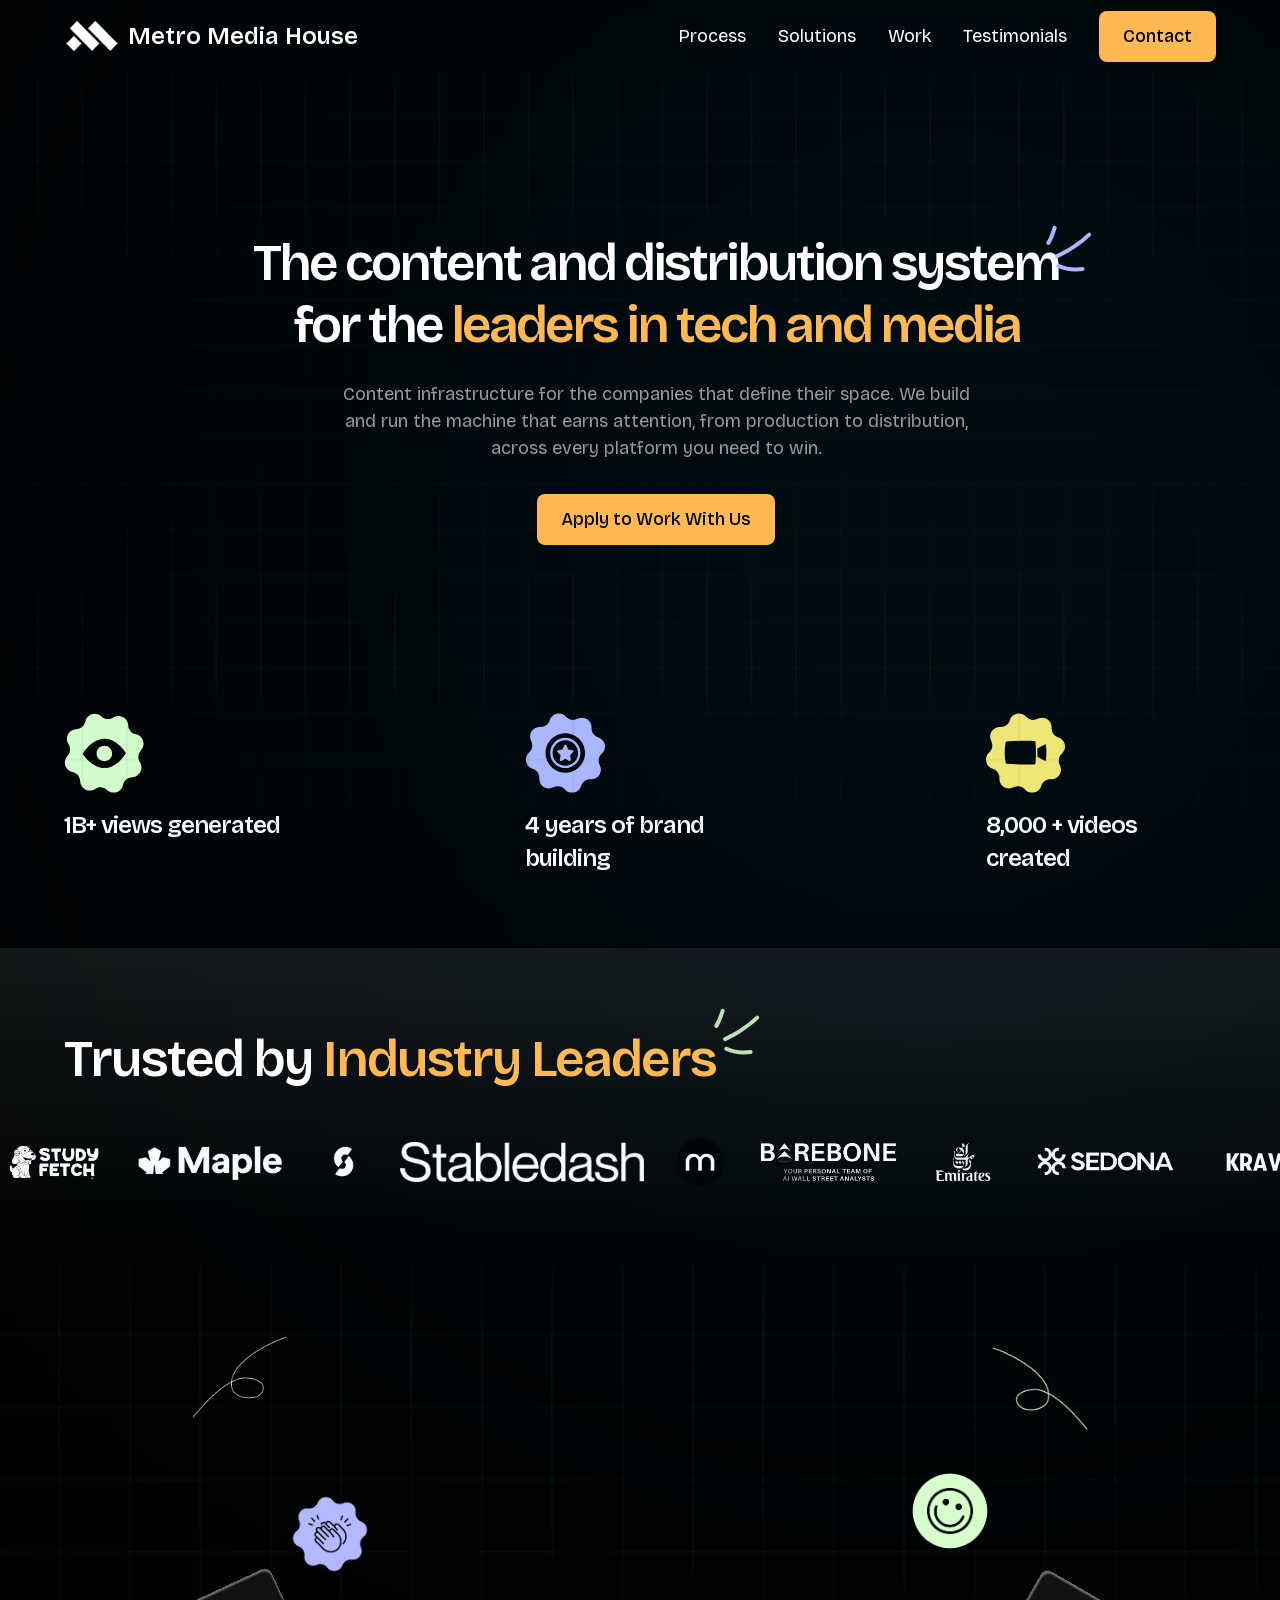
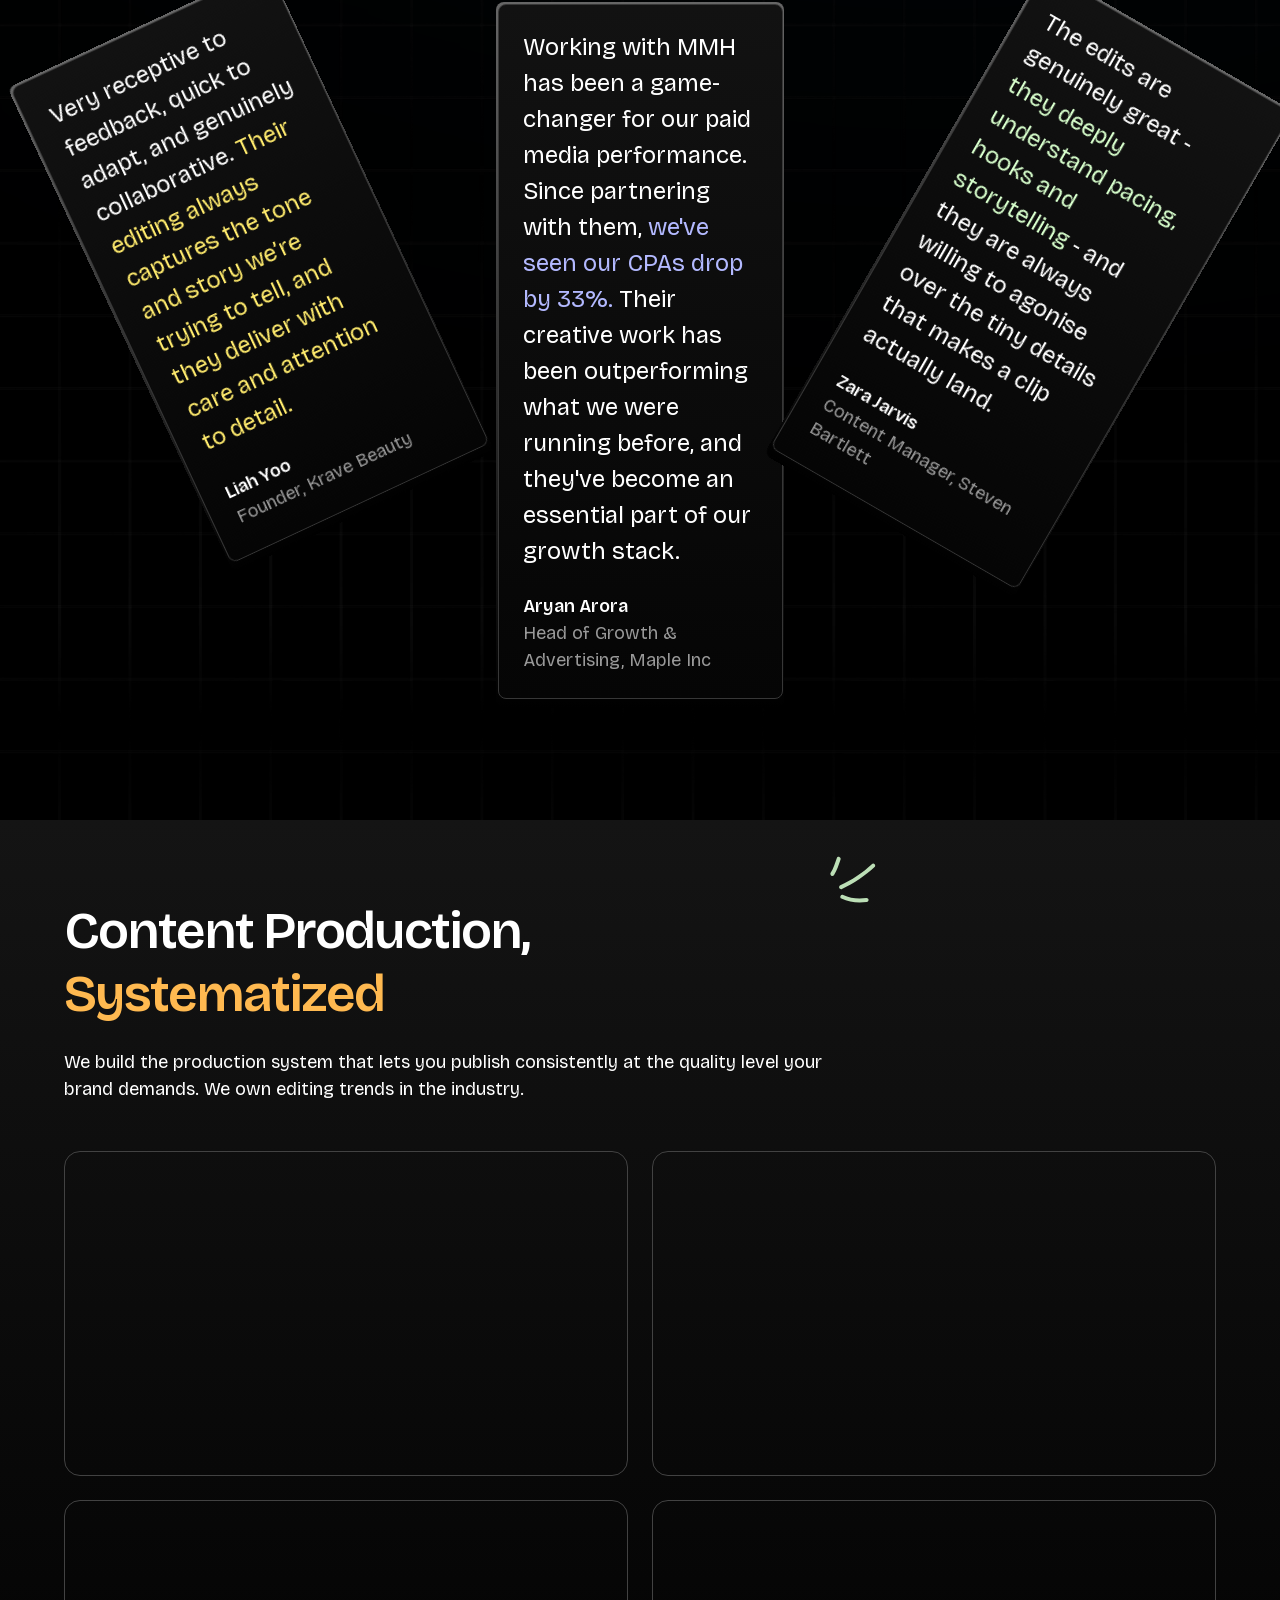
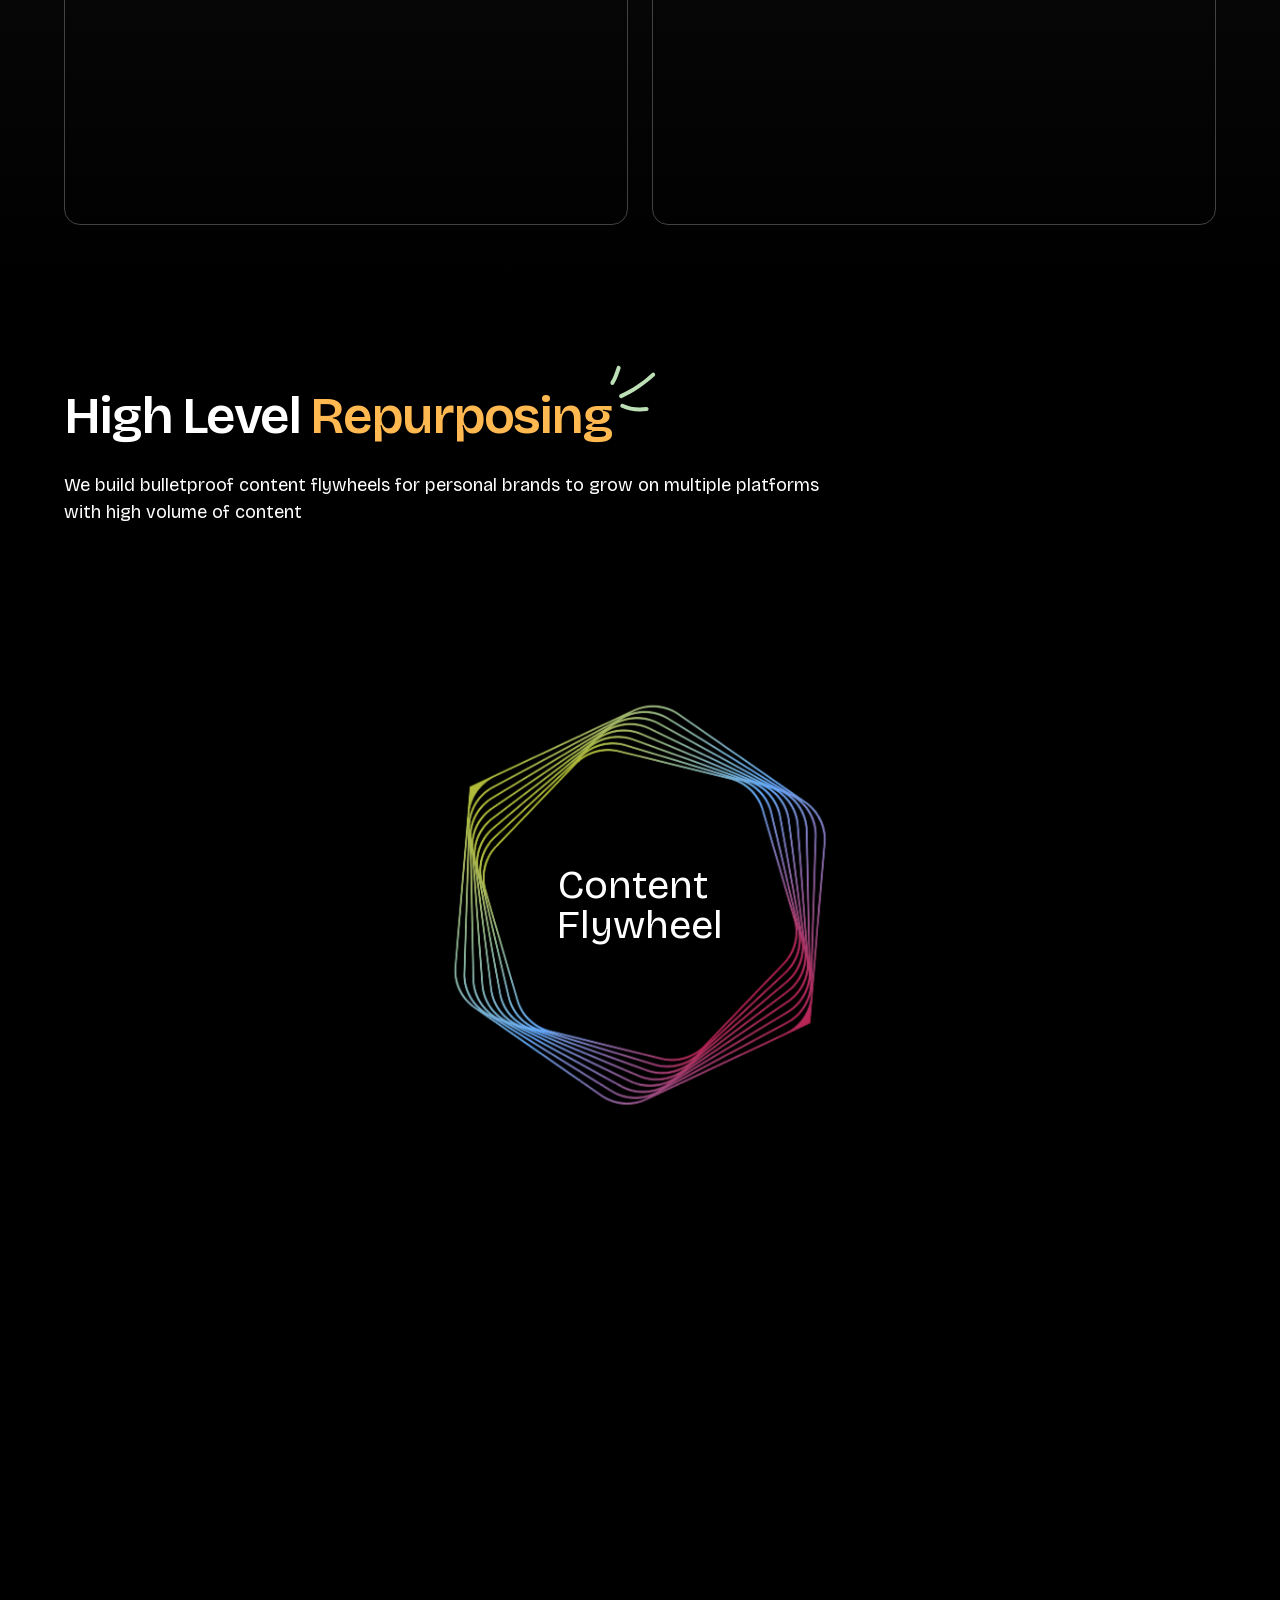
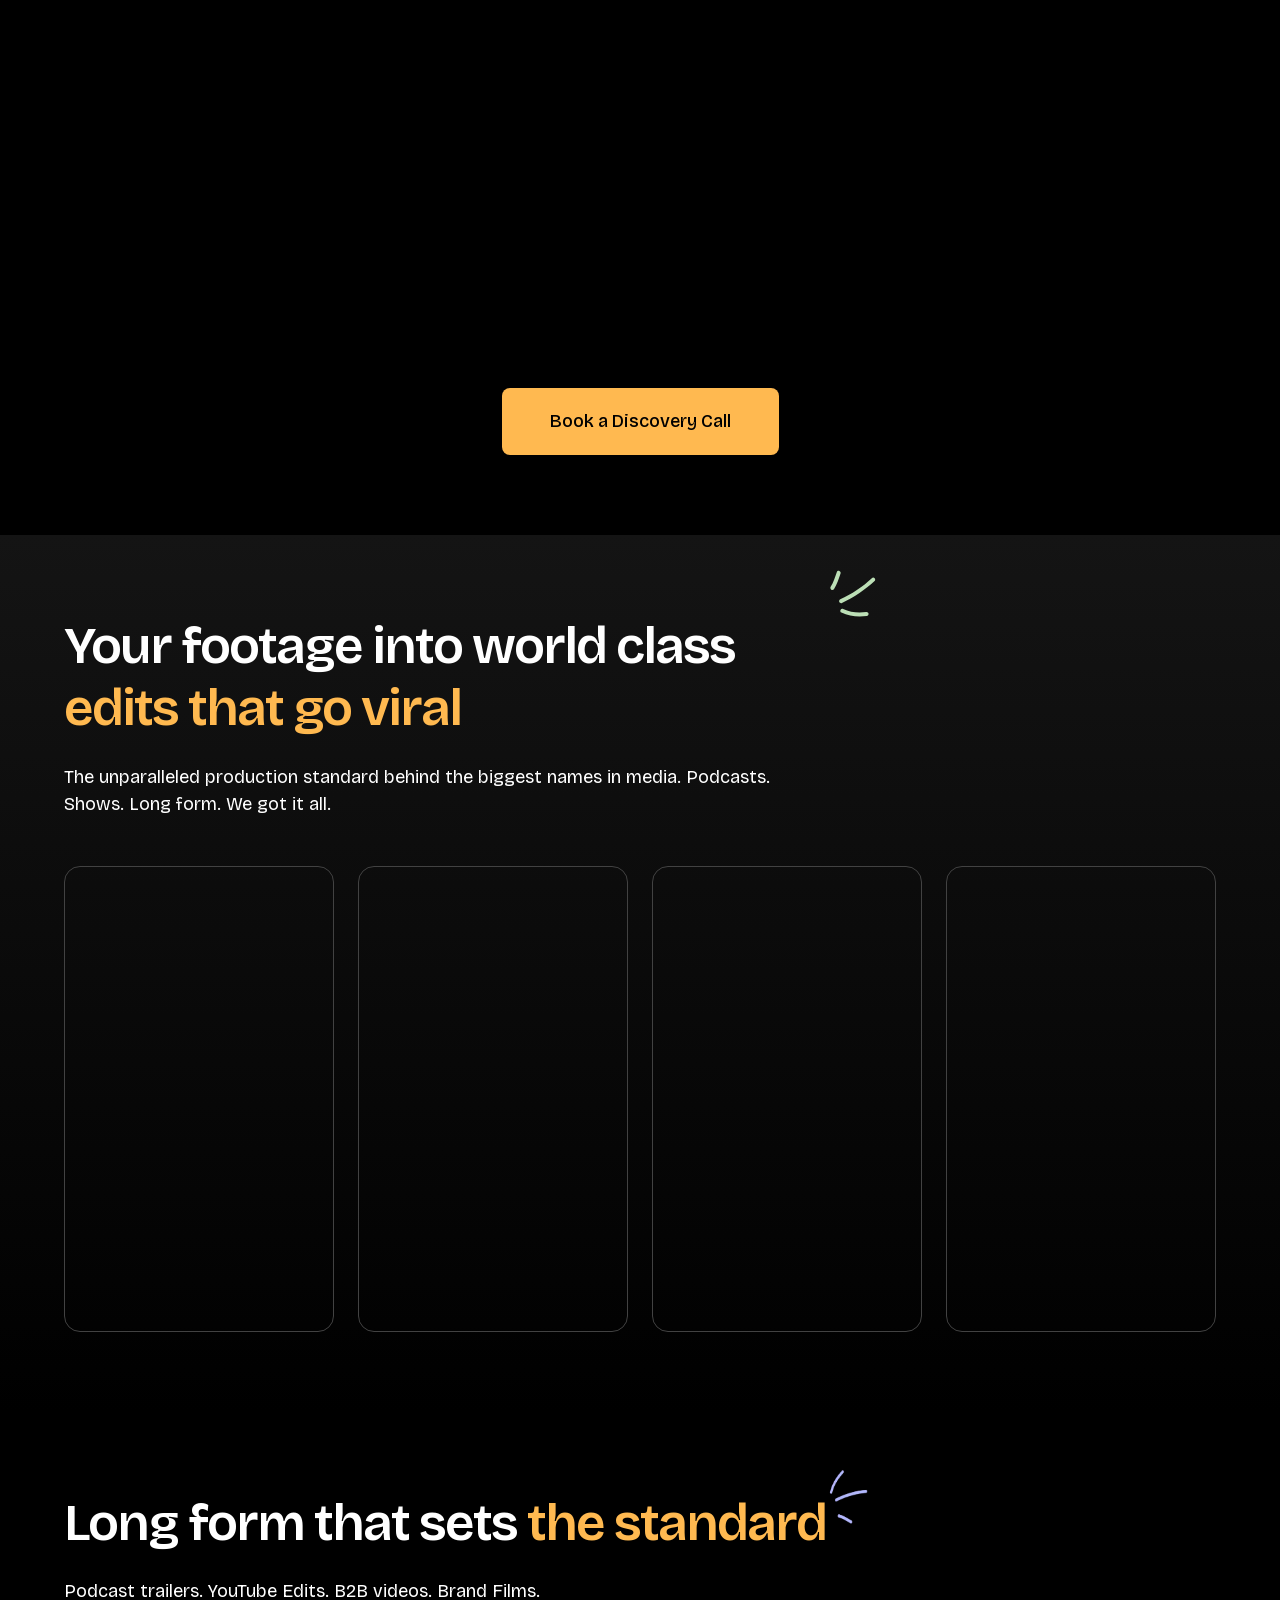
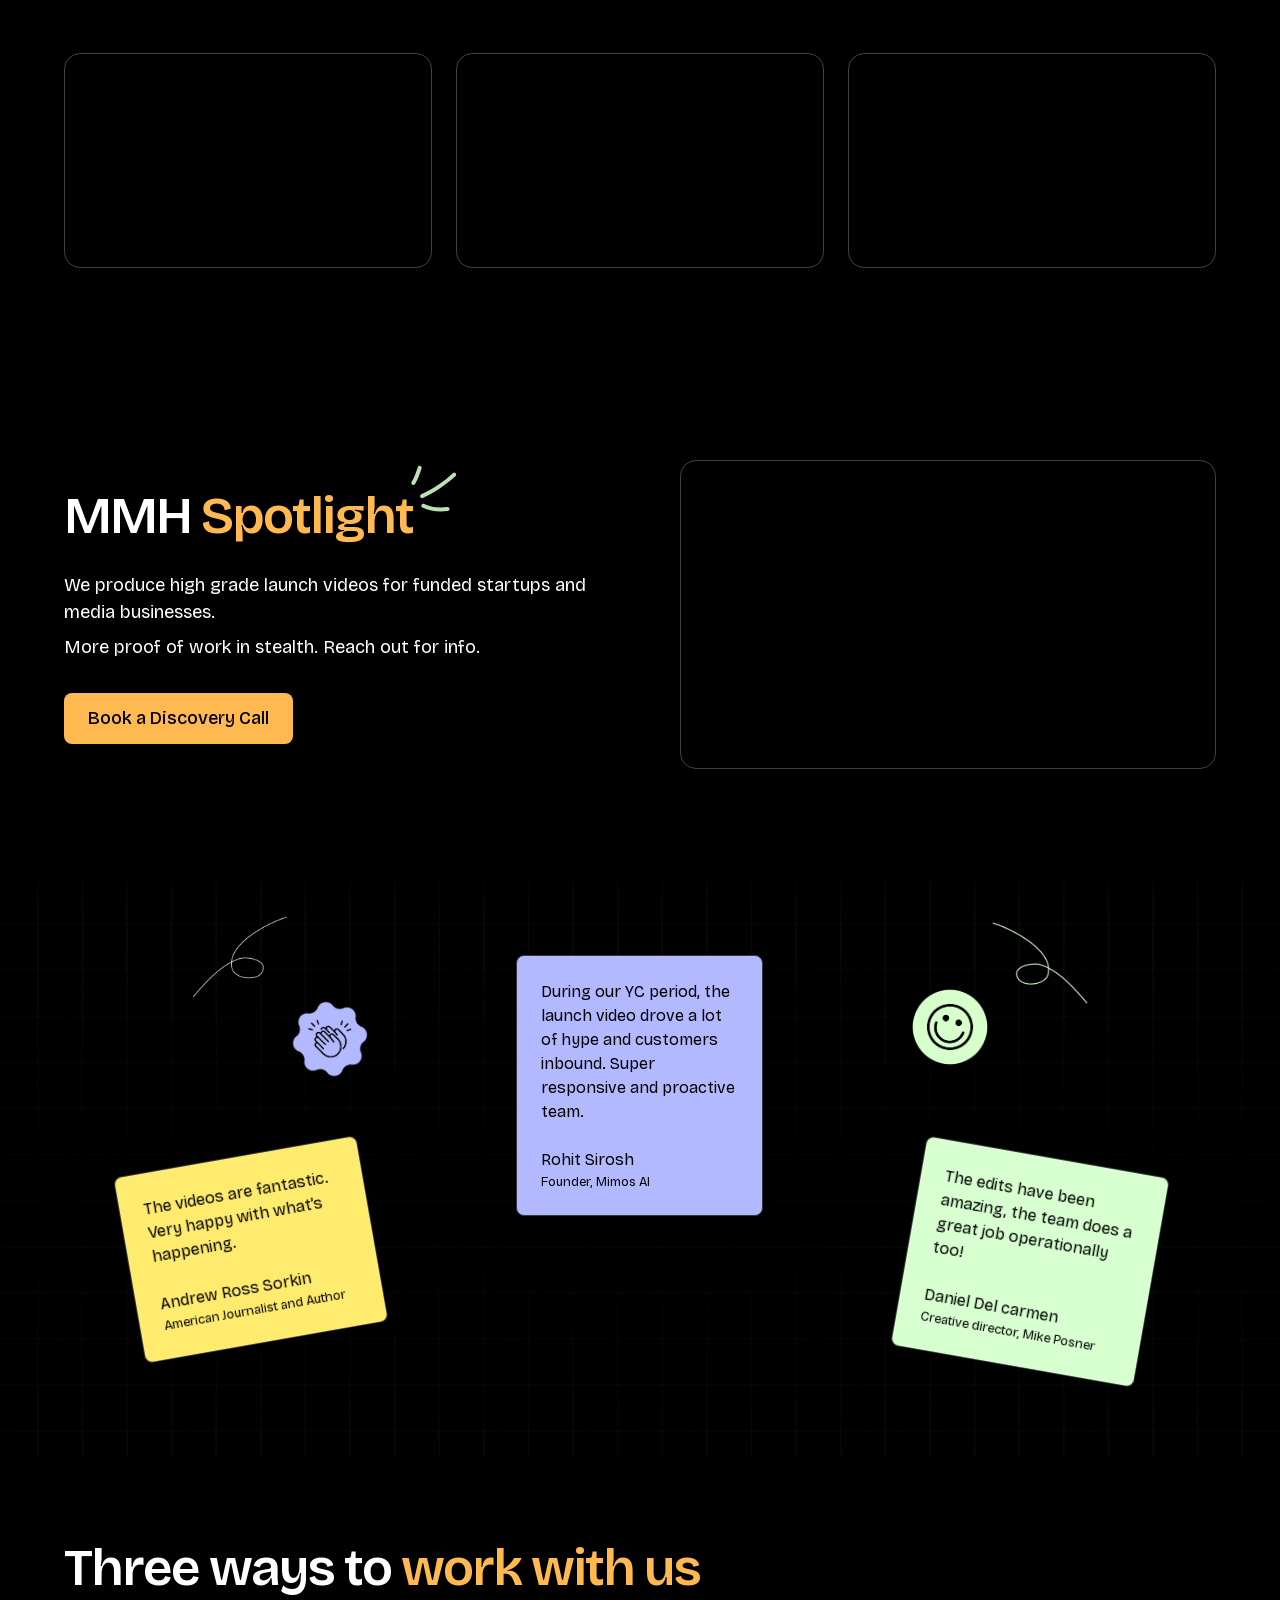
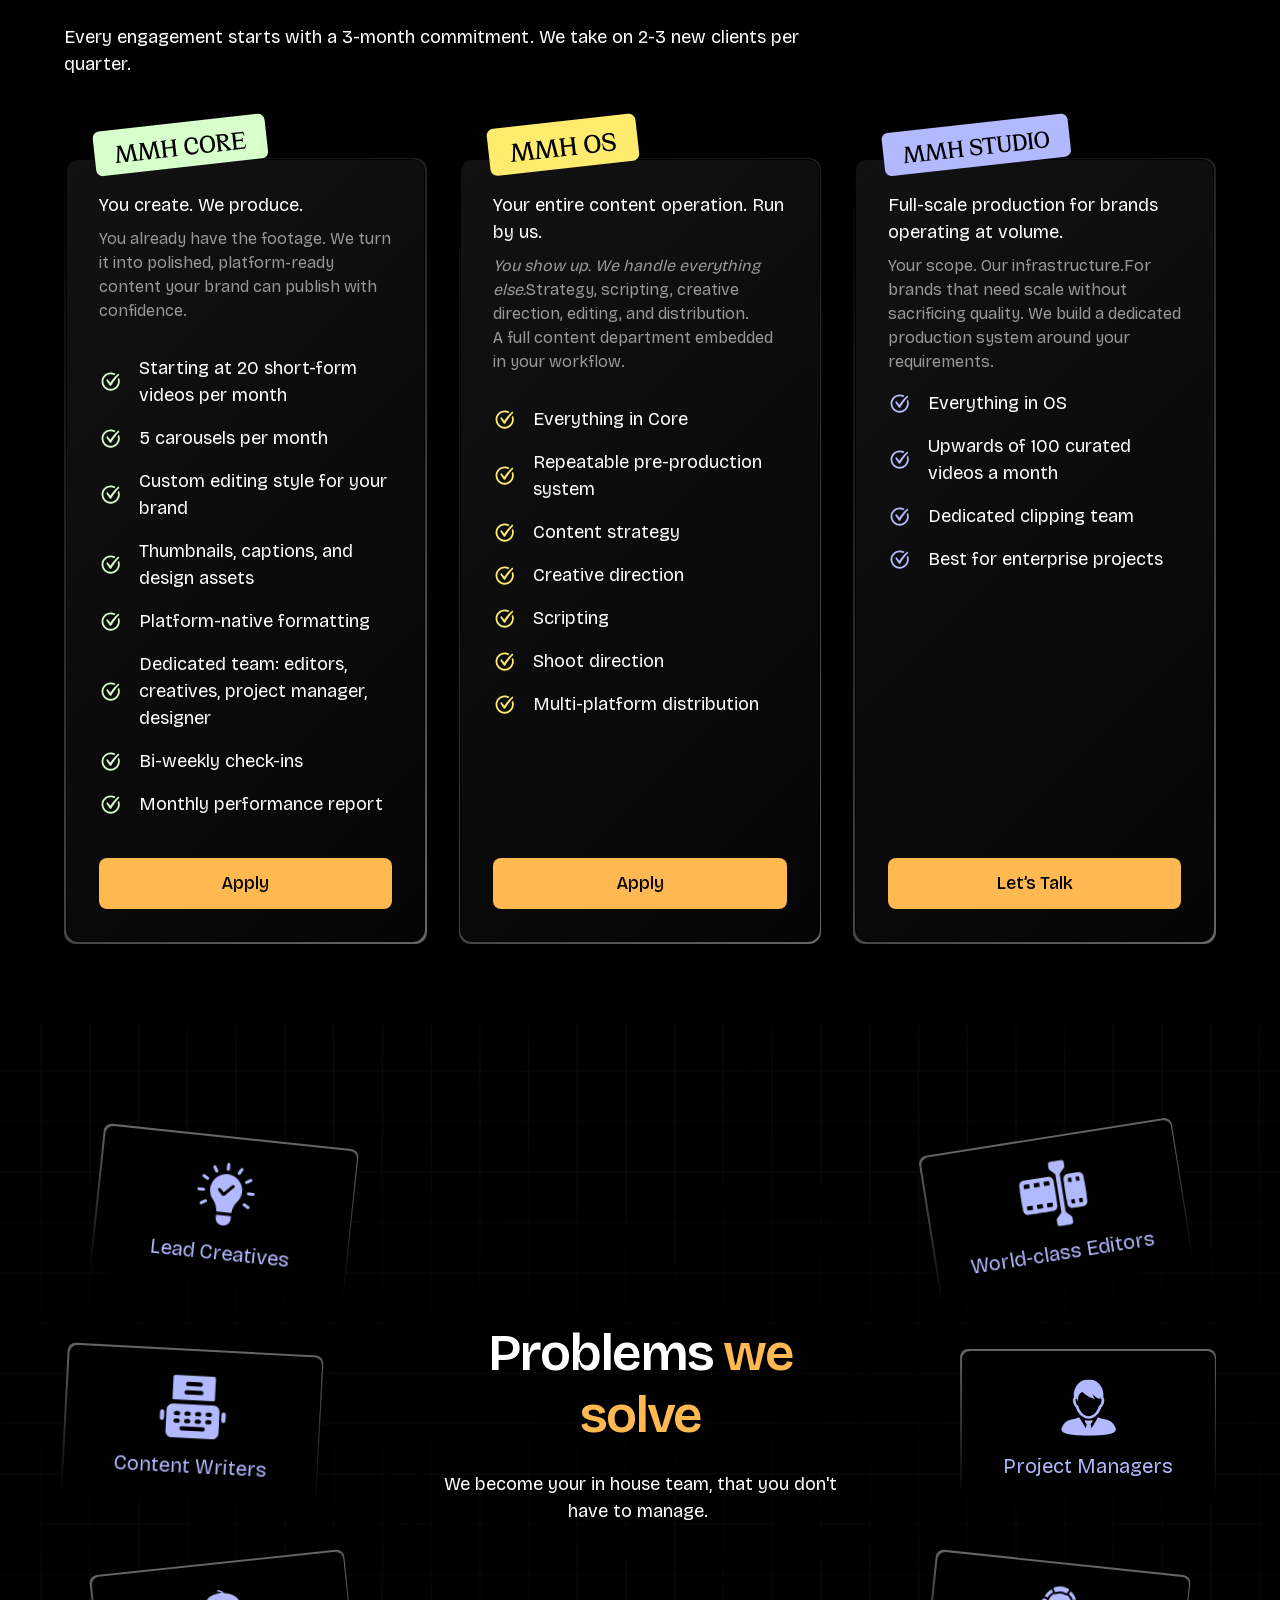
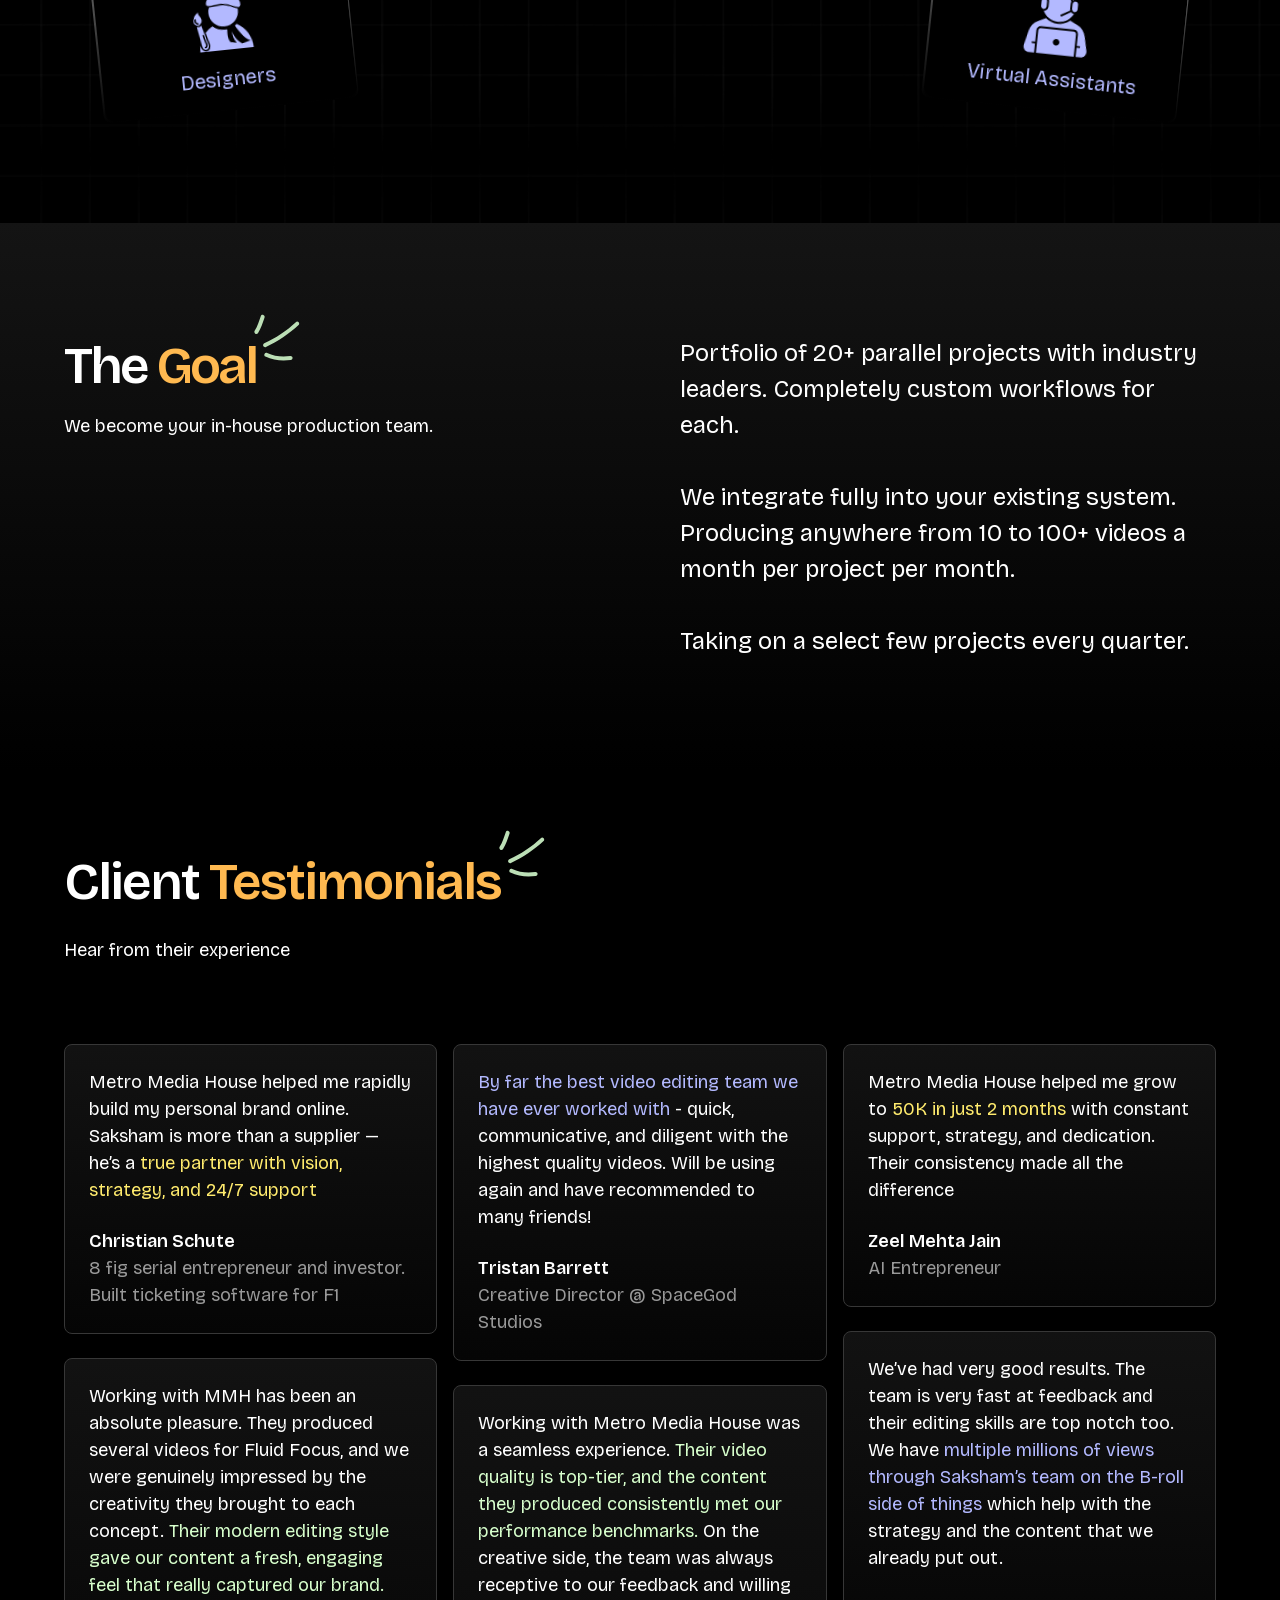
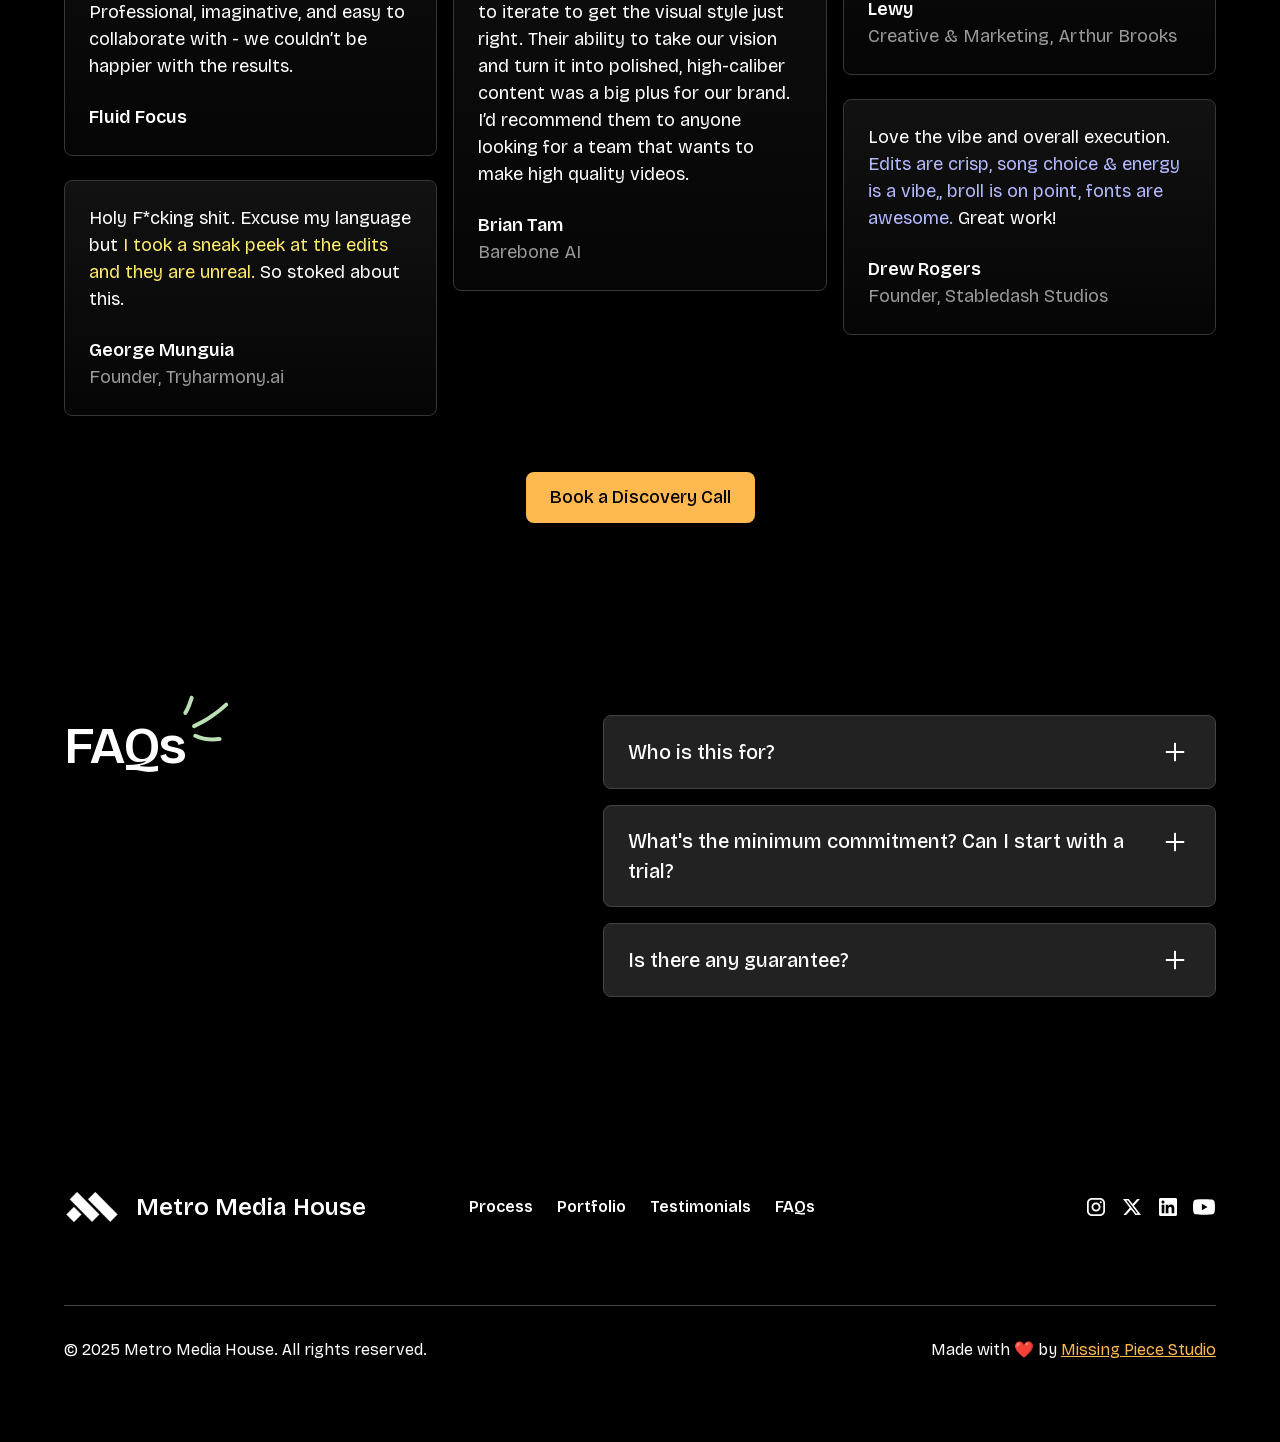
<file: mirror/index.html>
<!DOCTYPE html><!-- This site was created in Webflow. https://webflow.com --><!-- Last Published: Fri Jul 31 2026 18:39:14 GMT+0000 (Coordinated Universal Time) --><html data-wf-domain="www.metromediahouse.co" data-wf-page="68ce5f71a53a47caf3083362" data-wf-site="6778043699a2f913f47628dd" lang="en"><head><meta charset="utf-8"/><link href="https://cdn.prod.website-files.com" rel="preconnect" crossorigin="anonymous"/><title>Homepage | Metro Media House</title><meta content="Scaling brands for niche authorities with world class organic content. Currently working with personal brands, funded startups, Crypto/trading ventures and much more." name="description"/><meta content="Homepage | Metro Media House" property="og:title"/><meta content="Scaling brands for niche authorities with world class organic content. Currently working with personal brands, funded startups, Crypto/trading ventures and much more." property="og:description"/><meta content="_ext/cdn.prod.website-files.com/6778043699a2f913f47628dd/69fcd5a6893466cc76fa8abf_MMH%20Webclip.avif" property="og:image"/><meta content="Homepage | Metro Media House" name="twitter:title"/><meta content="Scaling brands for niche authorities with world class organic content. Currently working with personal brands, funded startups, Crypto/trading ventures and much more." name="twitter:description"/><meta content="_ext/cdn.prod.website-files.com/6778043699a2f913f47628dd/69fcd5a6893466cc76fa8abf_MMH%20Webclip.avif" name="twitter:image"/><meta property="og:type" content="website"/><meta content="summary_large_image" name="twitter:card"/><meta content="width=device-width, initial-scale=1" name="viewport"/><meta content="Webflow" name="generator"/><link href="_ext/cdn.prod.website-files.com/6778043699a2f913f47628dd/css/metro-media-house.webflow.shared.26a7106fa.css" rel="stylesheet" type="text/css" crossorigin="anonymous"/><link href="https://fonts.googleapis.com" rel="preconnect"/><link href="https://fonts.gstatic.com" rel="preconnect" crossorigin="anonymous"/><script src="_ext/ajax.googleapis.com/ajax/libs/webfont/1.6.26/webfont.js" type="text/javascript"></script><!-- open-mirror accommodation: runtime WebFont.load() replaced by local stylesheet --><script type="text/javascript">!function(o,c){var n=c.documentElement,t=" w-mod-";n.className+=t+"js",("ontouchstart"in o||o.DocumentTouch&&c instanceof DocumentTouch)&&(n.className+=t+"touch")}(window,document);</script><link href="_ext/cdn.prod.website-files.com/6778043699a2f913f47628dd/67b4cfb60ec983738f3e3d9c_favicon.png" rel="shortcut icon" type="image/x-icon"/><link href="_ext/cdn.prod.website-files.com/6778043699a2f913f47628dd/67b4cfb9fe0b3c5046acef06_webclip.png" rel="apple-touch-icon"/><!-- Keep this css code to improve the font quality-->
<style>
  * {
  -webkit-font-smoothing: antialiased;
  -moz-osx-font-smoothing: grayscale;
  -o-font-smoothing: antialiased;
  -webkit-appearance:none;
}
</style><link href="_ext/fonts.local.css" rel="stylesheet"/>
</head><body class="dark"><div class="page-wrapper is-dark"><div class="global-styles"><div class="style-overrides w-embed"><style>

/* Ensure all elements inherit the color from its parent */
a,
.w-input,
.w-select,
.w-tab-link,
.w-nav-link,
.w-nav-brand,
.w-dropdown-btn,
.w-dropdown-toggle,
.w-slider-arrow-left,
.w-slider-arrow-right,
.w-dropdown-link {
  color: inherit;
  text-decoration: inherit;
  font-size: inherit;
}

/* Focus state style for keyboard navigation for the focusable elements */
*[tabindex]:focus-visible,
  input[type="file"]:focus-visible {
   outline: 0.125rem solid #4d65ff;
   outline-offset: 0.125rem;
}

/* Get rid of top margin on first element in any rich text element */
.w-richtext > :not(div):first-child, .w-richtext > div:first-child > :first-child {
  margin-top: 0 !important;
}

/* Get rid of bottom margin on last element in any rich text element */
.w-richtext>:last-child, .w-richtext ol li:last-child, .w-richtext ul li:last-child {
	margin-bottom: 0 !important;
}

/* Prevent all click and hover interaction with an element */
.pointer-events-off {
	pointer-events: none;
}

/* Enables all click and hover interaction with an element */
.pointer-events-on {
  pointer-events: auto;
}

/* Create a class of .div-square which maintains a 1:1 dimension of a div */
.div-square::after {
	content: "";
	display: block;
	padding-bottom: 100%;
}

/* Make sure containers never lose their center alignment */
.container-medium,.container-small, .container-large {
	margin-right: auto !important;
  margin-left: auto !important;
}


/* Apply "..." after 3 lines of text */
.text-style-3lines {
	display: -webkit-box;
	overflow: hidden;
	-webkit-line-clamp: 3;
	-webkit-box-orient: vertical;
}

/* Apply "..." after 2 lines of text */
.text-style-2lines {
	display: -webkit-box;
	overflow: hidden;
	-webkit-line-clamp: 2;
	-webkit-box-orient: vertical;
}

/* Adds inline flex display */
.display-inlineflex {
  display: inline-flex;
}

/* These classes are never overwritten */
.hide {
  display: none !important;
}

/* Remove default Webflow chevron from form select */
select{
  -webkit-appearance:none;
}


@media screen and (max-width: 991px) {
    .hide, .hide-tablet {
        display: none !important;
    }
}
  @media screen and (max-width: 767px) {
    .hide-mobile-landscape{
      display: none !important;
    }
}
  @media screen and (max-width: 479px) {
    .hide-mobile{
      display: none !important;
    }
}
 
.margin-0 {
  margin: 0rem !important;
}
  
.padding-0 {
  padding: 0rem !important;
}

.spacing-clean {
padding: 0rem !important;
margin: 0rem !important;
}

.margin-top {
  margin-right: 0rem !important;
  margin-bottom: 0rem !important;
  margin-left: 0rem !important;
}

.padding-top {
  padding-right: 0rem !important;
  padding-bottom: 0rem !important;
  padding-left: 0rem !important;
}
  
.margin-right {
  margin-top: 0rem !important;
  margin-bottom: 0rem !important;
  margin-left: 0rem !important;
}

.padding-right {
  padding-top: 0rem !important;
  padding-bottom: 0rem !important;
  padding-left: 0rem !important;
}

.margin-bottom {
  margin-top: 0rem !important;
  margin-right: 0rem !important;
  margin-left: 0rem !important;
}

.padding-bottom {
  padding-top: 0rem !important;
  padding-right: 0rem !important;
  padding-left: 0rem !important;
}

.margin-left {
  margin-top: 0rem !important;
  margin-right: 0rem !important;
  margin-bottom: 0rem !important;
}
  
.padding-left {
  padding-top: 0rem !important;
  padding-right: 0rem !important;
  padding-bottom: 0rem !important;
}
  
.margin-horizontal {
  margin-top: 0rem !important;
  margin-bottom: 0rem !important;
}

.padding-horizontal {
  padding-top: 0rem !important;
  padding-bottom: 0rem !important;
}

.margin-vertical {
  margin-right: 0rem !important;
  margin-left: 0rem !important;
}
  
.padding-vertical {
  padding-right: 0rem !important;
  padding-left: 0rem !important;
}

/* Apply "..." at 100% width */
.truncate-width { 
		width: 100%; 
    white-space: nowrap; 
    overflow: hidden; 
    text-overflow: ellipsis; 
}
/* Removes native scrollbar */
.no-scrollbar {
    -ms-overflow-style: none;
    overflow: -moz-scrollbars-none; 
}

.no-scrollbar::-webkit-scrollbar {
    display: none;
}
</style></div><div class="color-schemes w-embed"><style>
/* Color Schemes Controls*/
<meta name="relume-color-schemes" content="false"/>

  .color-scheme-1 {
/*All sections should point to Color Scheme 1*/

  }

  .color-scheme-2 {
    --color-scheme-1--text: var(--color-scheme-2--text);
    --color-scheme-1--background: var(--color-scheme-2--background);
    --color-scheme-1--foreground: var(--color-scheme-2--foreground);
    --color-scheme-1--border: var(--color-scheme-2--border);
    --color-scheme-1--accent: var(--color-scheme-2--accent);
  }

  .color-scheme-3 {
    --color-scheme-1--text: var(--color-scheme-3--text);
    --color-scheme-1--background: var(--color-scheme-3--background);
    --color-scheme-1--foreground: var(--color-scheme-3--foreground);
    --color-scheme-1--border: var(--color-scheme-3--border);
    --color-scheme-1--accent: var(--color-scheme-3--accent);
  }

  .color-scheme-4 {
    --color-scheme-1--text: var(--color-scheme-4--text);
    --color-scheme-1--background: var(--color-scheme-4--background);
    --color-scheme-1--foreground: var(--color-scheme-4--foreground);
    --color-scheme-1--border: var(--color-scheme-4--border);
    --color-scheme-1--accent: var(--color-scheme-4--accent);
  }

  .color-scheme-5 {
    --color-scheme-1--text: var(--color-scheme-5--text);
    --color-scheme-1--background: var(--color-scheme-5--background);
    --color-scheme-1--foreground: var(--color-scheme-5--foreground);
    --color-scheme-1--border: var(--color-scheme-5--border);
    --color-scheme-1--accent: var(--color-scheme-5--accent);
  }

  .color-scheme-6 {
    --color-scheme-1--text: var(--color-scheme-6--text);
    --color-scheme-1--background: var(--color-scheme-6--background);
    --color-scheme-1--foreground: var(--color-scheme-6--foreground);
    --color-scheme-1--border: var(--color-scheme-6--border);
    --color-scheme-1--accent: var(--color-scheme-6--accent);
  }

  .color-scheme-7 {
    --color-scheme-1--text: var(--color-scheme-7--text);
    --color-scheme-1--background: var(--color-scheme-7--background);
    --color-scheme-1--foreground: var(--color-scheme-7--foreground);
    --color-scheme-1--border: var(--color-scheme-7--border);
    --color-scheme-1--accent: var(--color-scheme-7--accent);
  }

  .color-scheme-8 {
    --color-scheme-1--text: var(--color-scheme-8--text);
    --color-scheme-1--background: var(--color-scheme-8--background);
    --color-scheme-1--foreground: var(--color-scheme-8--foreground);
    --color-scheme-1--border: var(--color-scheme-8--border);
    --color-scheme-1--accent: var(--color-scheme-8--accent);
  }

  .color-scheme-9 {
    --color-scheme-1--text: var(--color-scheme-9--text);
    --color-scheme-1--background: var(--color-scheme-9--background);
    --color-scheme-1--foreground: var(--color-scheme-9--foreground);
    --color-scheme-1--border: var(--color-scheme-9--border);
    --color-scheme-1--accent: var(--color-scheme-9--accent);
  }

  .color-scheme-10 {
    --color-scheme-1--text: var(--color-scheme-10--text);
    --color-scheme-1--background: var(--color-scheme-10--background);
    --color-scheme-1--foreground: var(--color-scheme-10--foreground);
    --color-scheme-1--border: var(--color-scheme-10--border);
    --color-scheme-1--accent: var(--color-scheme-10--accent);
  }
  
/* Inherit slider dot colors */
.w-slider-dot {
  background-color: var(--color-scheme-1--text);
  opacity: 0.20;
}

.w-slider-dot.w-active {
  background-color: var(--color-scheme-1--text);
  opacity: 1;
}

/* Override .w-slider-nav-invert styles */
.w-slider-nav-invert .w-slider-dot {
  background-color: var(--color-scheme-1--text) !important;
  opacity: 0.20 !important;
}

.w-slider-nav-invert .w-slider-dot.w-active {
  background-color: var(--color-scheme-1--text) !important;
  opacity: 1 !important;
}

</style></div></div><div data-animation="default" class="navbar1_component w-nav" data-easing2="ease" fs-scrolldisable-element="smart-nav" data-easing="ease" data-collapse="medium" data-w-id="115cb2ce-3e9c-8453-7159-93becb4dfc25" role="banner" data-duration="400"><div class="navbar1_container"><a href="#" class="navbar1_logo-link w-nav-brand"><img src="_ext/cdn.prod.website-files.com/6778043699a2f913f47628dd/68cf7c783613af43ebee2542_MMH%20White%20Logo.avif" loading="lazy" alt="" class="nav-logo"/><div class="nav-logo-text">Metro Media House</div></a><nav role="navigation" class="navbar1_menu is-page-height-tablet w-nav-menu"><div class="navbar1_menu-links"><a href="#section_process" class="navbar1_link w-nav-link">Process</a><a href="#section_solutions" class="navbar1_link w-nav-link">Solutions</a><a href="#section_work" class="navbar1_link w-nav-link">Work</a><a href="#section_testimonials" class="navbar1_link w-nav-link">Testimonials</a></div><div class="navbar1_menu-buttons"><a href="https://cal.com/metro-media-house/discovery" target="_blank" class="button-2 w-button">Contact</a></div></nav><div class="navbar1_menu-button w-nav-button"><div class="menu-icon1"><div class="menu-icon1_line-top"></div><div class="menu-icon1_line-middle"><div class="menu-icon1_line-middle-inner"></div></div><div class="menu-icon1_line-bottom"></div></div></div></div></div><main class="main-wrapper"><section data-w-id="115cb2ce-3e9c-8453-7159-93becb4dfc42" class="section_home-hero-2"><div class="blur-hero"></div><div class="hero-gradient-net"><img sizes="(max-width: 7364px) 100vw, 7364px" srcset="_ext/cdn.prod.website-files.com/6778043699a2f913f47628dd/68ce5f7fbf72d4300ecf5d59_Clip%2520path%2520group%2520%281%29-p-500.png 500w, _ext/cdn.prod.website-files.com/6778043699a2f913f47628dd/68ce5f7fbf72d4300ecf5d59_Clip%2520path%2520group%2520%281%29-p-800.png 800w, _ext/cdn.prod.website-files.com/6778043699a2f913f47628dd/68ce5f7fbf72d4300ecf5d59_Clip%2520path%2520group%2520%281%29-p-1080.png 1080w, _ext/cdn.prod.website-files.com/6778043699a2f913f47628dd/68ce5f7fbf72d4300ecf5d59_Clip%2520path%2520group%2520%281%29-p-1600.png 1600w, _ext/cdn.prod.website-files.com/6778043699a2f913f47628dd/68ce5f7fbf72d4300ecf5d59_Clip%2520path%2520group%2520%281%29-p-2000.png 2000w, _ext/cdn.prod.website-files.com/6778043699a2f913f47628dd/68ce5f7fbf72d4300ecf5d59_Clip%2520path%2520group%2520%281%29-p-2600.png 2600w, _ext/cdn.prod.website-files.com/6778043699a2f913f47628dd/68ce5f7fbf72d4300ecf5d59_Clip%20path%20group%20%281%29.avif 7364w" alt="" src="_ext/cdn.prod.website-files.com/6778043699a2f913f47628dd/68ce5f7fbf72d4300ecf5d59_Clip%20path%20group%20%281%29.avif" loading="lazy"/></div><div class="container-large"><div class="spacer-large"></div><div class="hero-centered"><div class="hero_new-wrapper padding-section-large"><div class="margin-bottom margin-small"><div class="srticker-wrapper"><h1>The content and distribution system for the <span class="text-color-yellow">leaders in tech and media</span></h1><img loading="lazy" src="_ext/cdn.prod.website-files.com/6778043699a2f913f47628dd/68cf96eb31e835d7e29dc66b_sketch%20purple.svg" alt="" class="header-sticker header-sticker1"/></div></div><div class="hero-content-bottom"><div class="hero-para-wrapper"><p class="text-color-grey-2">Content infrastructure for the companies that define their space. We build and run the machine that earns attention, from production to distribution, across every platform you need to win.</p></div><div class="margin-top margin-medium"><div class="button-group-2 is-centered"><a href="https://cal.com/metro-media-house/discovery" target="_blank" class="button-2 w-button">Apply to Work With Us</a></div></div><img loading="lazy" src="_ext/cdn.prod.website-files.com/6778043699a2f913f47628dd/68ce5f7fbf72d4300ecf5da2_sticker.svg" alt="" class="sticker-free hide-mobile-landscape hide"/></div></div></div></div></section><section class="section_home-stats"><div class="padding-global padding-section-small"><div class="container-large"><div class="layout29_component"><div class="w-layout-grid layout29_item-list"><div class="layout29_item"><div class="margin-bottom margin-xsmall"><div class="layout29_item-icon-wrapper"><img loading="lazy" src="_ext/cdn.prod.website-files.com/6778043699a2f913f47628dd/68ce5f7fbf72d4300ecf5d51_stats-03.svg" alt="" class="icon-1x1-large-2"/></div></div><div class="margin-bottom margin-xsmall"><h2 class="heading-style-h5-2">1B+ views generated</h2></div></div><div class="layout29_item"><div class="margin-bottom margin-xsmall"><div class="layout29_item-icon-wrapper"><img loading="lazy" src="_ext/cdn.prod.website-files.com/6778043699a2f913f47628dd/68ce5f7fbf72d4300ecf5d4f_stats-02.svg" alt="" class="icon-1x1-large-2"/></div></div><div class="margin-bottom margin-xsmall"><h2 class="heading-style-h5-2">4 years of brand building</h2></div></div><div class="layout29_item"><div class="margin-bottom margin-xsmall"><div class="layout29_item-icon-wrapper"><img loading="lazy" src="_ext/cdn.prod.website-files.com/6778043699a2f913f47628dd/68ce5f7fbf72d4300ecf5d50_stats-01.svg" alt="" class="icon-1x1-large-2"/></div></div><div class="margin-bottom margin-xsmall"><h2 class="heading-style-h5-2">8,000 + videos created </h2></div></div></div></div></div></div></section><section data-w-id="115cb2ce-3e9c-8453-7159-93becb4dfc90" class="section_home-logos"><div class="padding-section-medium"><div class="padding-global"><div class="container-large"><div class="margin-bottom margin-large"><div class="max-width-large"><div class="sticker-wrapper"><h2>Trusted by <span class="text-color-yellow">Industry Leaders</span></h2><img loading="lazy" src="_ext/cdn.prod.website-files.com/6778043699a2f913f47628dd/68cf96eb6ef7b334f3a6e29c_sketch%20green.svg" alt="" class="header-sticker hide-mobile-portrait"/></div></div></div></div></div><div class="logo3_component"><div class="logo3_list"><div id="w-node-_115cb2ce-3e9c-8453-7159-93becb4dfc9e-f3083362" class="logo3_wrapper"><img sizes="(max-width: 690px) 100vw, 690px" srcset="_ext/cdn.prod.website-files.com/6778043699a2f913f47628dd/6a451dac86c45a48f3f070a5_study_fetch-removebg-preview-p-500.png 500w, _ext/cdn.prod.website-files.com/6778043699a2f913f47628dd/6a451dac86c45a48f3f070a5_study_fetch-removebg-preview.png 690w" alt="" src="_ext/cdn.prod.website-files.com/6778043699a2f913f47628dd/6a451dac86c45a48f3f070a5_study_fetch-removebg-preview.png" loading="lazy" class="logo3_logo"/></div><div id="w-node-d625a38a-d575-885c-2780-e684ebc06b16-f3083362" class="logo3_wrapper"><img loading="lazy" src="_ext/cdn.prod.website-files.com/6778043699a2f913f47628dd/6a451e382b80f8bc9ebe63af_maple%20logo.png" alt="" class="logo3_logo"/></div><div class="logo3_wrapper"><img loading="lazy" src="_ext/cdn.prod.website-files.com/6778043699a2f913f47628dd/6a451d327316606c592c6a07_white%20now.png" alt="" class="logo3_logo"/></div><div id="w-node-_115cb2ce-3e9c-8453-7159-93becb4dfca0-f3083362" class="logo3_wrapper"><img sizes="(max-width: 1103px) 100vw, 1103px" srcset="_ext/cdn.prod.website-files.com/6778043699a2f913f47628dd/68cf67749b59179f7b4a8ce6_stabledash-p-500.png 500w, _ext/cdn.prod.website-files.com/6778043699a2f913f47628dd/68cf67749b59179f7b4a8ce6_stabledash.png 1103w" alt="" src="_ext/cdn.prod.website-files.com/6778043699a2f913f47628dd/68cf67749b59179f7b4a8ce6_stabledash.png" loading="lazy" class="logo3_logo make-small"/></div><div class="logo3_wrapper"><img loading="lazy" src="_ext/cdn.prod.website-files.com/6778043699a2f913f47628dd/68f8d5e330bb510146f0f15a_mimos.avif" alt="" class="logo3_logo"/></div><div id="w-node-_5f1ee2c6-be4d-f1bf-2550-6cc21d1d1be6-f3083362" class="logo3_wrapper"><img sizes="(max-width: 1123px) 100vw, 1123px" srcset="_ext/cdn.prod.website-files.com/6778043699a2f913f47628dd/68cf93e4f6cbe30b172356bc_barebone-p-500.png 500w, _ext/cdn.prod.website-files.com/6778043699a2f913f47628dd/68cf93e4f6cbe30b172356bc_barebone.avif 1123w" alt="" src="_ext/cdn.prod.website-files.com/6778043699a2f913f47628dd/68cf93e4f6cbe30b172356bc_barebone.avif" loading="lazy" class="logo3_logo"/></div><div id="w-node-a49c006a-994b-ecf1-c704-073fc447f7f3-f3083362" class="logo3_wrapper hide"><img loading="lazy" src="_ext/cdn.prod.website-files.com/6778043699a2f913f47628dd/68f86214349ad34ebeee78c5_brand-logo-1007.avif" alt="" class="logo3_logo"/></div><div class="logo3_wrapper"><img sizes="(max-width: 2400px) 100vw, 2400px" srcset="_ext/cdn.prod.website-files.com/6778043699a2f913f47628dd/6a451da3bcf100263dfe9904_emirates%20white-p-500.png 500w, _ext/cdn.prod.website-files.com/6778043699a2f913f47628dd/6a451da3bcf100263dfe9904_emirates%20white-p-800.png 800w, _ext/cdn.prod.website-files.com/6778043699a2f913f47628dd/6a451da3bcf100263dfe9904_emirates%20white-p-1080.png 1080w, _ext/cdn.prod.website-files.com/6778043699a2f913f47628dd/6a451da3bcf100263dfe9904_emirates%20white-p-1600.png 1600w, _ext/cdn.prod.website-files.com/6778043699a2f913f47628dd/6a451da3bcf100263dfe9904_emirates%20white-p-2000.png 2000w, _ext/cdn.prod.website-files.com/6778043699a2f913f47628dd/6a451da3bcf100263dfe9904_emirates%20white.png 2400w" alt="" src="_ext/cdn.prod.website-files.com/6778043699a2f913f47628dd/6a451da3bcf100263dfe9904_emirates%20white.png" loading="lazy" class="logo3_logo"/></div><div class="logo3_wrapper"><img loading="lazy" src="_ext/cdn.prod.website-files.com/6778043699a2f913f47628dd/68f86214180d27cd5cc8edab_brand-logo-1006.avif" alt="" class="logo3_logo"/></div><div id="w-node-f0831391-ac7a-9c6b-a6bc-fa6c07b1acfa-f3083362" class="logo3_wrapper"><img loading="lazy" src="_ext/cdn.prod.website-files.com/6778043699a2f913f47628dd/68cf9e080a08b5611b0fbd6e_brand-logo-103.svg" alt="" class="logo3_logo"/></div></div><div class="logo3_list"><div id="w-node-c95ecd16-6919-5ccd-1583-af9c241150d8-f3083362" class="logo3_wrapper"><img sizes="(max-width: 690px) 100vw, 690px" srcset="_ext/cdn.prod.website-files.com/6778043699a2f913f47628dd/6a451dac86c45a48f3f070a5_study_fetch-removebg-preview-p-500.png 500w, _ext/cdn.prod.website-files.com/6778043699a2f913f47628dd/6a451dac86c45a48f3f070a5_study_fetch-removebg-preview.png 690w" alt="" src="_ext/cdn.prod.website-files.com/6778043699a2f913f47628dd/6a451dac86c45a48f3f070a5_study_fetch-removebg-preview.png" loading="lazy" class="logo3_logo"/></div><div id="w-node-c95ecd16-6919-5ccd-1583-af9c241150da-f3083362" class="logo3_wrapper"><img loading="lazy" src="_ext/cdn.prod.website-files.com/6778043699a2f913f47628dd/6a451e382b80f8bc9ebe63af_maple%20logo.png" alt="" class="logo3_logo"/></div><div class="logo3_wrapper"><img loading="lazy" src="_ext/cdn.prod.website-files.com/6778043699a2f913f47628dd/6a451d327316606c592c6a07_white%20now.png" alt="" class="logo3_logo"/></div><div id="w-node-c95ecd16-6919-5ccd-1583-af9c241150de-f3083362" class="logo3_wrapper"><img sizes="(max-width: 1103px) 100vw, 1103px" srcset="_ext/cdn.prod.website-files.com/6778043699a2f913f47628dd/68cf67749b59179f7b4a8ce6_stabledash-p-500.png 500w, _ext/cdn.prod.website-files.com/6778043699a2f913f47628dd/68cf67749b59179f7b4a8ce6_stabledash.png 1103w" alt="" src="_ext/cdn.prod.website-files.com/6778043699a2f913f47628dd/68cf67749b59179f7b4a8ce6_stabledash.png" loading="lazy" class="logo3_logo make-small"/></div><div class="logo3_wrapper"><img loading="lazy" src="_ext/cdn.prod.website-files.com/6778043699a2f913f47628dd/68f8d5e330bb510146f0f15a_mimos.avif" alt="" class="logo3_logo"/></div><div id="w-node-c95ecd16-6919-5ccd-1583-af9c241150e2-f3083362" class="logo3_wrapper"><img sizes="(max-width: 1123px) 100vw, 1123px" srcset="_ext/cdn.prod.website-files.com/6778043699a2f913f47628dd/68cf93e4f6cbe30b172356bc_barebone-p-500.png 500w, _ext/cdn.prod.website-files.com/6778043699a2f913f47628dd/68cf93e4f6cbe30b172356bc_barebone.avif 1123w" alt="" src="_ext/cdn.prod.website-files.com/6778043699a2f913f47628dd/68cf93e4f6cbe30b172356bc_barebone.avif" loading="lazy" class="logo3_logo"/></div><div id="w-node-c95ecd16-6919-5ccd-1583-af9c241150e4-f3083362" class="logo3_wrapper hide"><img loading="lazy" src="_ext/cdn.prod.website-files.com/6778043699a2f913f47628dd/68f86214349ad34ebeee78c5_brand-logo-1007.avif" alt="" class="logo3_logo"/></div><div class="logo3_wrapper"><img sizes="(max-width: 2400px) 100vw, 2400px" srcset="_ext/cdn.prod.website-files.com/6778043699a2f913f47628dd/6a451da3bcf100263dfe9904_emirates%20white-p-500.png 500w, _ext/cdn.prod.website-files.com/6778043699a2f913f47628dd/6a451da3bcf100263dfe9904_emirates%20white-p-800.png 800w, _ext/cdn.prod.website-files.com/6778043699a2f913f47628dd/6a451da3bcf100263dfe9904_emirates%20white-p-1080.png 1080w, _ext/cdn.prod.website-files.com/6778043699a2f913f47628dd/6a451da3bcf100263dfe9904_emirates%20white-p-1600.png 1600w, _ext/cdn.prod.website-files.com/6778043699a2f913f47628dd/6a451da3bcf100263dfe9904_emirates%20white-p-2000.png 2000w, _ext/cdn.prod.website-files.com/6778043699a2f913f47628dd/6a451da3bcf100263dfe9904_emirates%20white.png 2400w" alt="" src="_ext/cdn.prod.website-files.com/6778043699a2f913f47628dd/6a451da3bcf100263dfe9904_emirates%20white.png" loading="lazy" class="logo3_logo"/></div><div class="logo3_wrapper"><img loading="lazy" src="_ext/cdn.prod.website-files.com/6778043699a2f913f47628dd/68f86214180d27cd5cc8edab_brand-logo-1006.avif" alt="" class="logo3_logo"/></div><div id="w-node-c95ecd16-6919-5ccd-1583-af9c241150ea-f3083362" class="logo3_wrapper"><img loading="lazy" src="_ext/cdn.prod.website-files.com/6778043699a2f913f47628dd/68cf9e080a08b5611b0fbd6e_brand-logo-103.svg" alt="" class="logo3_logo"/></div></div></div></div></section><section data-w-id="115cb2ce-3e9c-8453-7159-93becb4dfcbf" class="section_home-reviews"><div class="spacer-xlarge"></div><div class="padding-section-large review-padding"><img loading="lazy" src="_ext/cdn.prod.website-files.com/6778043699a2f913f47628dd/68ce5f7fbf72d4300ecf5d98_Group%20%2836%29.png" alt="" class="sticker _4 hide-tablet"/><img loading="lazy" src="_ext/cdn.prod.website-files.com/6778043699a2f913f47628dd/68ce5f7fbf72d4300ecf5d95_Group%20%2835%29.avif" alt="" class="sticker _3 hide-tablet"/><img loading="lazy" src="_ext/cdn.prod.website-files.com/6778043699a2f913f47628dd/68ce5f7fbf72d4300ecf5d62_Group%201000003978%20%281%29.avif" alt="" class="sticker _2 hide-tablet"/><img loading="lazy" src="_ext/cdn.prod.website-files.com/6778043699a2f913f47628dd/68ce5f7fbf72d4300ecf5d92_Group%2015%20%285%29.png" alt="" class="sticker _1 hide-tablet"/><div class="padding-global padding-section-medium"><div class="container-large"><div class="w-layout-grid reviews-grid"><div id="w-node-_115cb2ce-3e9c-8453-7159-93becb4dfcc8-f3083362" class="review-small _1"><div class="testimonial_card is-small"><div class="text-size-xlarge-2">Very receptive to feedback, quick to adapt, and genuinely collaborative. <span class="pastel-yellow">Their editing always captures the tone and story we’re trying to tell, and they deliver with care and attention to detail.</span> </div><div class="margin-top margin-small"><div class="testimonial18_client"><div class="testimonial18_client-info"><div class="text-weight-semibold">Liah Yoo</div><div class="text-color-grey-2">Founder, Krave Beauty</div></div></div></div></div></div><div id="w-node-_115cb2ce-3e9c-8453-7159-93becb4dfcd7-f3083362" class="review-small _2"><div class="testimonial_card is-small"><div class="text-size-xlarge-2">Working with MMH has been a game-changer for our paid media performance. Since partnering with them, <span class="pastel-purple">we&#x27;ve seen our CPAs drop by 33%.</span> Their creative work has been outperforming what we were running before, and they&#x27;ve become an essential part of our growth stack.</div><div class="margin-top margin-small"><div class="testimonial18_client-info"><div class="text-weight-semibold">Aryan Arora</div><div class="text-color-grey-2">Head of Growth &amp; Advertising, Maple Inc</div></div></div></div></div><div id="w-node-_115cb2ce-3e9c-8453-7159-93becb4dfce6-f3083362" class="review-small _3"><div class="testimonial_card is-small"><div class="text-size-xlarge-2">The edits are genuinely great - <span class="pastel-green">they deeply understand pacing, hooks and storytelling</span> - and they are always willing to agonise over the tiny details that makes a clip actually land.</div><div class="margin-top margin-small"><div class="testimonial18_client"><div class="testimonial18_client-info"><div class="text-weight-semibold">Zara Jarvis</div><div class="text-color-grey-2">Content Manager, Steven Bartlett</div></div></div></div></div></div></div></div></div></div></section><section id="section_work" class="section_home-short-form"><div class="padding-global padding-section-medium overflow-hidden"><div class="container-large"><div class="margin-bottom margin-large"><div class="max-width-large"><div class="margin-bottom margin-small"><div class="sticker-wrapper"><h2>Content Production, <span class="text-color-yellow">Systematized</span></h2><img loading="lazy" src="_ext/cdn.prod.website-files.com/6778043699a2f913f47628dd/68cf96eb6ef7b334f3a6e29c_sketch%20green.svg" alt="" class="header-sticker"/></div></div><p class="text-size-medium">We build the production system that lets you publish consistently at the quality level your brand demands. We own editing trends in the industry.</p></div></div><div class="w-layout-grid portfolio_component is-horizontal"><div class="portfolio-item is-landscape"><div class="video-wrapper"><div class="w-embed w-iframe"><div style="position:relative;aspect-ratio:16/9;">
      <iframe 
            loading="lazy" title="Gumlet video player"
            src="https://play.gumlet.io/embed/6a6b877c921259f4eaf050ca?background=false&autoplay=true&loop=true&disableControls=false"
            style="border:none; position: absolute; top: 0; left: 0; height: 100%; width: 100%;"
          allow="accelerometer; gyroscope; autoplay; encrypted-media; picture-in-picture; fullscreen;">
          </iframe>
    </div></div></div></div><div class="portfolio-item is-landscape"><div class="video-wrapper"><div class="w-embed w-iframe"><div style="position:relative;aspect-ratio:16/9;">
      <iframe 
            loading="lazy" title="Gumlet video player"
            src="https://play.gumlet.io/embed/6a6b877c88fd78cc8e3a6f0f?background=false&autoplay=true&loop=true&disableControls=false"
            style="border:none; position: absolute; top: 0; left: 0; height: 100%; width: 100%;"
          allow="accelerometer; gyroscope; autoplay; encrypted-media; picture-in-picture; fullscreen;">
          </iframe>
    </div></div></div></div><div class="portfolio-item is-landscape"><div class="video-wrapper"><div class="w-embed w-iframe"><div style="position:relative;aspect-ratio:16/9;">
      <iframe 
            loading="lazy" title="Gumlet video player"
            src="https://play.gumlet.io/embed/6a6b877c88fd78cc8e3a6f0b?background=false&autoplay=true&loop=true&disableControls=false"
            style="border:none; position: absolute; top: 0; left: 0; height: 100%; width: 100%;"
          allow="accelerometer; gyroscope; autoplay; encrypted-media; picture-in-picture; fullscreen;">
          </iframe>
    </div></div></div></div><div class="portfolio-item is-landscape"><div class="video-wrapper"><div class="w-embed w-iframe"><div style="position:relative;aspect-ratio:16/9;">
      <iframe 
            loading="lazy" title="Gumlet video player"
            src="https://play.gumlet.io/embed/6a6b877c88fd78cc8e3a6f05?background=false&autoplay=true&loop=true&disableControls=false"
            style="border:none; position: absolute; top: 0; left: 0; height: 100%; width: 100%;"
          allow="accelerometer; gyroscope; autoplay; encrypted-media; picture-in-picture; fullscreen;">
          </iframe>
    </div></div></div></div></div></div></div></section><section class="section_home-repurposing"><div class="padding-global padding-section-medium"><div class="container-large"><div class="margin-bottom margin-xxlarge"><div class="max-width-large"><div class="margin-bottom margin-small"><div class="sticker-wrapper"><img loading="lazy" src="_ext/cdn.prod.website-files.com/6778043699a2f913f47628dd/68cf96eb6ef7b334f3a6e29c_sketch%20green.svg" alt="" class="header-sticker"/><h2 class="font-bricolage">High Level <span class="text-color-yellow">Repurposing</span></h2></div><div class="header-sticker"></div></div><p>We build bulletproof content flywheels for personal brands to grow on multiple platforms with high volume of content</p></div></div></div><div data-w-id="5a9d7543-acea-41e6-168f-c9730b2643ea" class="flywheeel-animation-wrapper"><div class="social-animation"><img loading="lazy" src="_ext/cdn.prod.website-files.com/6778043699a2f913f47628dd/68cf7451a6e940587e2c95d7_flywheel-logo03.avif" alt="" class="social-media-sticker _1"/><img loading="lazy" src="_ext/cdn.prod.website-files.com/6778043699a2f913f47628dd/68cf7451ab8eac4ad4126de4_flywheel-logo02.avif" alt="" class="social-media-sticker _3"/><img loading="lazy" src="_ext/cdn.prod.website-files.com/6778043699a2f913f47628dd/68cf74510a7ff0335708e7c2_flywheel-logo01.avif" alt="" class="social-media-sticker _10"/><img loading="lazy" src="_ext/cdn.prod.website-files.com/6778043699a2f913f47628dd/68cf7451b0d64adae141479f_flywheel-logo07.avif" alt="" class="social-media-sticker _2"/><img loading="lazy" src="_ext/cdn.prod.website-files.com/6778043699a2f913f47628dd/68cf74514ebc6e7085da8c2a_flywheel-logo06.avif" alt="" class="social-media-sticker _8"/><img loading="lazy" src="_ext/cdn.prod.website-files.com/6778043699a2f913f47628dd/68cf7451c0eabc8e2c65c3f1_flywheel-logo05.avif" alt="" class="social-media-sticker _4"/><img loading="lazy" src="_ext/cdn.prod.website-files.com/6778043699a2f913f47628dd/68cf745146e749fd22638514_flywheel-logo04.avif" alt="" class="social-media-sticker _6"/><div class="animation-circle_wrapper"><div class="circle-animation-text">Content <br/>Flywheel</div><img sizes="(max-width: 2553px) 100vw, 2553px" srcset="_ext/cdn.prod.website-files.com/6778043699a2f913f47628dd/68ce5f7fbf72d4300ecf5d79_Group%25201000004004-p-500.png 500w, _ext/cdn.prod.website-files.com/6778043699a2f913f47628dd/68ce5f7fbf72d4300ecf5d79_Group%25201000004004-p-800.png 800w, _ext/cdn.prod.website-files.com/6778043699a2f913f47628dd/68ce5f7fbf72d4300ecf5d79_Group%25201000004004-p-1080.png 1080w, _ext/cdn.prod.website-files.com/6778043699a2f913f47628dd/68ce5f7fbf72d4300ecf5d79_Group%201000004004.avif 2553w" alt="" src="_ext/cdn.prod.website-files.com/6778043699a2f913f47628dd/68ce5f7fbf72d4300ecf5d79_Group%201000004004.avif" loading="lazy" class="animation-circle"/></div></div></div><div class="margin-top margin-medium"><div class="button-group is-center"><a href="https://cal.com/metro-media-house/discovery" target="_blank" class="button-2 large w-button">Book a Discovery Call</a></div></div></div></section><section class="section_home-viral"><div class="padding-global padding-section-medium overflow-hidden"><div class="container-large"><div class="margin-bottom margin-large"><div class="max-width-large"><div class="margin-bottom margin-small"><div class="sticker-wrapper viral-vid"><h2 class="font-bricolage">Your footage into world class <span class="text-color-yellow">edits that go viral</span></h2><img loading="lazy" src="_ext/cdn.prod.website-files.com/6778043699a2f913f47628dd/68cf96eb6ef7b334f3a6e29c_sketch%20green.svg" alt="" class="header-sticker"/></div></div><p>The unparalleled production standard behind the biggest names in media. Podcasts. Shows. Long form. We got it all. </p></div></div><div class="w-layout-grid portfolio_component"><div class="portfolio-item"><div class="video-wrapper"><div class="w-embed w-iframe"><div style="position:relative;aspect-ratio:9/16;">
      <iframe
            loading="lazy" title="Gumlet video player"
            src="https://play.gumlet.io/embed/69f733741dfaccdc957ab32f?background=false&autoplay=true&loop=true&disable_player_controls=false"
            style="border:none; position: absolute; top: 0; left: 0; height: 100%; width: 100%;"
          referrerpolicy="origin"
          allow="accelerometer; gyroscope; autoplay; encrypted-media; picture-in-picture; fullscreen;clipboard-write;">
          </iframe>
    </div></div></div></div><div class="portfolio-item"><div class="video-wrapper"><div class="w-embed w-iframe"><div style="position:relative;aspect-ratio:9/16;">
      <iframe
            loading="lazy" title="Gumlet video player"
            src="https://play.gumlet.io/embed/698b8d45873071aec5f38ae9?background=false&autoplay=true&loop=true&disable_player_controls=false"
            style="border:none; position: absolute; top: 0; left: 0; height: 100%; width: 100%;"
          referrerpolicy="origin"
          allow="accelerometer; gyroscope; autoplay; encrypted-media; picture-in-picture; fullscreen;">
          </iframe>
    </div></div></div></div><div class="portfolio-item"><div class="video-wrapper"><div class="w-embed w-iframe"><div style="position:relative;aspect-ratio:9/16;">
      <iframe
            loading="lazy" title="Gumlet video player"
            src="https://play.gumlet.io/embed/69f733741dfaccdc957ab331?background=false&autoplay=true&loop=true&disable_player_controls=false"
            style="border:none; position: absolute; top: 0; left: 0; height: 100%; width: 100%;"
          referrerpolicy="origin"
          allow="accelerometer; gyroscope; autoplay; encrypted-media; picture-in-picture; fullscreen;clipboard-write;">
          </iframe>
    </div></div></div></div><div class="portfolio-item"><div class="video-wrapper"><div class="w-embed w-iframe"><div style="position:relative;aspect-ratio:9/16;">
      <iframe
            loading="lazy" title="Gumlet video player"
            src="https://play.gumlet.io/embed/69c250aac98b51e9c56f927e?background=false&autoplay=true&loop=true&disable_player_controls=false"
            style="border:none; position: absolute; top: 0; left: 0; height: 100%; width: 100%;"
          referrerpolicy="origin"
          allow="accelerometer; gyroscope; autoplay; encrypted-media; picture-in-picture; fullscreen;clipboard-write;">
          </iframe>
    </div></div></div></div></div></div></div></section><section class="section_home-trailers"><div class="padding-global padding-section-medium"><div class="container-large"><div class="margin-bottom margin-large"><div class="max-width-large"><div class="margin-bottom margin-small"><div class="sticker-wrapper"><h2 class="font-bricolage">Long form that sets <span class="text-color-yellow">the standard</span></h2><img loading="lazy" src="_ext/cdn.prod.website-files.com/6778043699a2f913f47628dd/68ce5f7fbf72d4300ecf5d64_Group%20%2834%29.avif" alt="" class="header-sticker"/></div></div><p>Podcast trailers. YouTube Edits. B2B videos. Brand Films.</p></div></div><div class="w-layout-grid portfolio_component is-trailers"><div class="portfolio-item is-landscape"><div class="video-wrapper"><div class="w-embed w-iframe"><div style="position:relative;aspect-ratio:16/9;">
      <iframe 
            loading="lazy" title="Gumlet video player"
            src="https://play.gumlet.io/embed/68f85abb2bf0beb9829a7edd?background=false&autoplay=true&loop=true&disableControls=false"
            style="border:none; position: absolute; top: 0; left: 0; height: 100%; width: 100%;"
          allow="accelerometer; gyroscope; autoplay; encrypted-media; picture-in-picture; fullscreen;">
          </iframe>
    </div></div></div></div><div class="portfolio-item is-landscape"><div class="video-wrapper"><div class="w-embed w-iframe"><div style="position:relative;aspect-ratio:16/9;">
      <iframe 
            loading="lazy" title="Gumlet video player"
            src="https://play.gumlet.io/embed/68f85abb368a81dfff8d0f88?background=false&autoplay=true&loop=true&disableControls=false"
            style="border:none; position: absolute; top: 0; left: 0; height: 100%; width: 100%;"
          allow="accelerometer; gyroscope; autoplay; encrypted-media; picture-in-picture; fullscreen;">
          </iframe>
    </div></div></div></div><div class="portfolio-item is-landscape"><div class="video-wrapper"><div class="w-embed w-iframe"><div style="position:relative;aspect-ratio:16/9;">
      <iframe
            loading="lazy" title="Gumlet video player"
            src="https://play.gumlet.io/embed/698b8f4e873071aec5f3dd7d?background=false&autoplay=true&loop=true&disable_player_controls=false"
            style="border:none; position: absolute; top: 0; left: 0; height: 100%; width: 100%;"
          referrerpolicy="origin"
          allow="accelerometer; gyroscope; autoplay; encrypted-media; picture-in-picture; fullscreen;clipboard-write;">
          </iframe>
    </div></div></div></div></div></div></div></section><section class="section_layout2"><div class="padding-global"><div class="container-large"><div class="padding-section-large"><div class="layout2_component"><div class="w-layout-grid layout2_content"><div class="layout2_content-left"><div class="margin-bottom margin-small"><div class="sticker-wrapper"><h2>MMH <span class="text-color-yellow">Spotlight</span></h2><img loading="lazy" src="_ext/cdn.prod.website-files.com/6778043699a2f913f47628dd/68cf96eb6ef7b334f3a6e29c_sketch%20green.svg" alt="" class="header-sticker"/></div></div><div class="margin-bottom margin-xxsmall"><p>We produce high grade launch videos for funded startups and media businesses. </p></div><p>More proof of work in stealth. Reach out for info. </p><div class="margin-top margin-medium"><div class="button-group-2"><a href="https://cal.com/metro-media-house/discovery" target="_blank" class="button-2 w-button">Book a Discovery Call</a></div></div></div><div class="portfolio-item is-landscape"><div class="video-wrapper"><div class="w-embed w-iframe"><div style="position:relative;aspect-ratio:16/9;">
      <iframe 
            loading="lazy" title="Gumlet video player"
            src="https://play.gumlet.io/embed/68f85afe24f455e32d0dbc20?background=false&autoplay=true&loop=true&disableControls=false"
            style="border:none; position: absolute; top: 0; left: 0; height: 100%; width: 100%;"
          allow="accelerometer; gyroscope; autoplay; encrypted-media; picture-in-picture; fullscreen;">
          </iframe>
    </div></div></div></div></div></div></div></div></div></section><section class="section_home-reviews"><div class="padding-section-large review-padding"><img loading="lazy" src="_ext/cdn.prod.website-files.com/6778043699a2f913f47628dd/68ce5f7fbf72d4300ecf5d98_Group%20%2836%29.png" alt="" class="sticker _4 hide-tablet"/><img loading="lazy" src="_ext/cdn.prod.website-files.com/6778043699a2f913f47628dd/68ce5f7fbf72d4300ecf5d95_Group%20%2835%29.avif" alt="" class="sticker _3 hide-tablet"/><img loading="lazy" src="_ext/cdn.prod.website-files.com/6778043699a2f913f47628dd/68ce5f7fbf72d4300ecf5d62_Group%201000003978%20%281%29.avif" alt="" class="sticker _2 hide-tablet"/><img loading="lazy" src="_ext/cdn.prod.website-files.com/6778043699a2f913f47628dd/68ce5f7fbf72d4300ecf5d92_Group%2015%20%285%29.png" alt="" class="sticker _1 hide-tablet"/><div class="padding-global padding-section-medium bottom-small"><div class="container-large"><div class="w-layout-grid reviews-grid"><div id="w-node-_115cb2ce-3e9c-8453-7159-93becb4dfd7b-f3083362" class="review-small _1 coloured"><div class="testimonial_card is-small colored _1"><div class="text-size-xlarge-2 colored-review">The videos are fantastic. Very happy with what’s happening.</div><div class="margin-top margin-small"><div class="testimonial18_client"><div class="testimonial18_client-image-wrapper hide"><img sizes="100vw" srcset="_ext/cdn.prod.website-files.com/6778043699a2f913f47628dd/68cf6a96ed5a520ff8635406_zeel%20mehta-p-500.avif 500w, _ext/cdn.prod.website-files.com/6778043699a2f913f47628dd/68cf6a96ed5a520ff8635406_zeel%20mehta.avif 920w" alt="" src="_ext/cdn.prod.website-files.com/6778043699a2f913f47628dd/68cf6a96ed5a520ff8635406_zeel%20mehta.avif" loading="lazy" class="testimonial18_customer-image"/></div><div class="testimonial18_client-info"><div class="testimonial--name">Andrew Ross Sorkin</div><div class="testimonial-text">American Journalist and Author</div></div></div></div></div></div><div id="w-node-_115cb2ce-3e9c-8453-7159-93becb4dfd88-f3083362" class="review-small _1 coloured _2"><div class="testimonial_card is-small colored _2"><div class="text-size-xlarge-2 colored-review">During our YC period, the launch video drove a lot of hype and customers inbound. Super responsive and proactive team. </div><div class="margin-top margin-small"><div class="testimonial18_client"><div class="testimonial18_client-image-wrapper hide"><img sizes="100vw" srcset="_ext/cdn.prod.website-files.com/6778043699a2f913f47628dd/68cf6a96d306235b1d35eccc_chris%20goode-p-500.avif 500w, _ext/cdn.prod.website-files.com/6778043699a2f913f47628dd/68cf6a96d306235b1d35eccc_chris%20goode.avif 920w" alt="" src="_ext/cdn.prod.website-files.com/6778043699a2f913f47628dd/68cf6a96d306235b1d35eccc_chris%20goode.avif" loading="lazy" class="testimonial18_customer-image"/></div><div class="testimonial18_client-info"><div class="testimonial--name">Rohit Sirosh</div><div class="testimonial-text">Founder, Mimos AI</div></div></div></div></div></div><div id="w-node-_115cb2ce-3e9c-8453-7159-93becb4dfd95-f3083362" class="review-small _1 coloured _3"><div class="testimonial_card is-small colored _3"><div class="text-size-xlarge-2 colored-review">The edits have been amazing, the team does a great job operationally too!</div><div class="margin-top margin-small"><div class="testimonial18_client"><div class="testimonial18_client-info"><div class="testimonial--name">Daniel Del carmen</div><div class="testimonial-text">Creative director, Mike Posner</div></div></div></div></div></div></div></div></div></div></section><section id="section_process" class="section_home-pricing"><div class="padding-global"><div class="container-large"><div class="padding-section-medium"><div class="pricing19_component"><div class="margin-bottom margin-xxlarge"><div class="max-width-large"><div class="margin-bottom margin-small"><h2>Three ways to <span class="text-color-yellow">work with us</span></h2></div><p>Every engagement starts with a 3-month commitment. We take on 2-3 new clients per quarter.</p></div></div><div class="w-layout-grid pricing19_grid-list"><div class="pricing-card-border"><div class="pricing19_plan"><img loading="lazy" src="_ext/cdn.prod.website-files.com/6778043699a2f913f47628dd/69fcd200766f1a1c5687a8fb_Process-Level-2.svg" alt="" class="pricing-sticker"/><div><div class="margin-bottom margin-xxsmall"><div>You create. We produce.</div></div><div class="margin-bottom margin-small"><div class="text-size-regular text-color-grey-2">You already have the footage. We turn it into polished, platform-ready content your brand can publish with confidence.</div></div><div class="pricing19_content-top"><div class="pricing19_feature-list"><div id="w-node-_115cb2ce-3e9c-8453-7159-93becb4dfdd0-f3083362" class="pricing19_feature"><div class="pricing19_feature-icon-wrapper"><svg xmlns="http://www.w3.org/2000/svg" width="100%" viewBox="0 0 25 25" fill="none" class="icon-1x1-xsmall color-green"><path d="M20.7867 8.02441C20.4467 8.40441 20.1267 8.78441 19.8267 9.16441C19.6867 9.32441 19.5667 9.48441 19.4267 9.66441C19.6667 10.4044 19.8067 11.2044 19.8067 12.0244C19.7867 16.2244 16.3667 19.6444 12.1667 19.6444C7.96667 19.6444 4.54667 16.2244 4.54667 12.0244C4.54667 7.82441 7.96667 4.40441 12.1667 4.40441C13.5067 4.40441 14.7867 4.76441 15.8867 5.36441C16.2667 4.98441 16.6467 4.62441 17.0467 4.26441L17.3067 4.04441C15.8267 3.08441 14.0667 2.52441 12.1667 2.52441C6.92667 2.52441 2.66667 6.78441 2.66667 12.0244C2.66667 17.2644 6.92667 21.5244 12.1667 21.5244C17.4067 21.5244 21.6667 17.2644 21.6667 12.0244C21.6667 10.6044 21.3467 9.24441 20.7867 8.02441Z" fill="currentColor"></path><path d="M14.8472 9.08058C14.1272 9.96058 13.4472 10.8606 12.8072 11.7806C12.4872 12.2406 12.1672 12.7206 11.8672 13.2006L9.3072 10.0406C9.0072 9.68058 8.4872 9.60058 8.0872 9.86058C7.6672 10.1406 7.5672 10.7006 7.8472 11.1206L11.0672 15.9006C11.1472 16.0206 11.2672 16.1406 11.4072 16.2206C11.5872 16.3406 11.7872 16.4006 11.9872 16.4006C12.3672 16.4006 12.7872 16.2006 12.9672 15.8606C13.1472 15.5406 14.0472 13.8806 14.6472 12.9806C15.2272 12.0806 15.8272 11.2006 16.4872 10.3406C17.1272 9.48058 17.8072 8.64058 18.5272 7.84058C19.2272 7.04058 19.9872 6.22058 20.7472 5.52058L20.7672 5.50058C21.1272 5.16058 21.1472 4.60058 20.8272 4.24058C20.4872 3.86058 19.9272 3.82058 19.5472 4.16058C18.6672 4.94058 17.8872 5.72058 17.1072 6.54058C16.3072 7.36058 15.5472 8.20058 14.8472 9.08058Z" fill="currentColor"></path></svg></div><div>Starting at 20 short-form videos per month</div></div><div id="w-node-_115cb2ce-3e9c-8453-7159-93becb4dfdd7-f3083362" class="pricing19_feature"><div class="pricing19_feature-icon-wrapper"><svg xmlns="http://www.w3.org/2000/svg" width="100%" viewBox="0 0 25 25" fill="none" class="icon-1x1-xsmall color-green"><path d="M20.7867 8.02441C20.4467 8.40441 20.1267 8.78441 19.8267 9.16441C19.6867 9.32441 19.5667 9.48441 19.4267 9.66441C19.6667 10.4044 19.8067 11.2044 19.8067 12.0244C19.7867 16.2244 16.3667 19.6444 12.1667 19.6444C7.96667 19.6444 4.54667 16.2244 4.54667 12.0244C4.54667 7.82441 7.96667 4.40441 12.1667 4.40441C13.5067 4.40441 14.7867 4.76441 15.8867 5.36441C16.2667 4.98441 16.6467 4.62441 17.0467 4.26441L17.3067 4.04441C15.8267 3.08441 14.0667 2.52441 12.1667 2.52441C6.92667 2.52441 2.66667 6.78441 2.66667 12.0244C2.66667 17.2644 6.92667 21.5244 12.1667 21.5244C17.4067 21.5244 21.6667 17.2644 21.6667 12.0244C21.6667 10.6044 21.3467 9.24441 20.7867 8.02441Z" fill="currentColor"></path><path d="M14.8472 9.08058C14.1272 9.96058 13.4472 10.8606 12.8072 11.7806C12.4872 12.2406 12.1672 12.7206 11.8672 13.2006L9.3072 10.0406C9.0072 9.68058 8.4872 9.60058 8.0872 9.86058C7.6672 10.1406 7.5672 10.7006 7.8472 11.1206L11.0672 15.9006C11.1472 16.0206 11.2672 16.1406 11.4072 16.2206C11.5872 16.3406 11.7872 16.4006 11.9872 16.4006C12.3672 16.4006 12.7872 16.2006 12.9672 15.8606C13.1472 15.5406 14.0472 13.8806 14.6472 12.9806C15.2272 12.0806 15.8272 11.2006 16.4872 10.3406C17.1272 9.48058 17.8072 8.64058 18.5272 7.84058C19.2272 7.04058 19.9872 6.22058 20.7472 5.52058L20.7672 5.50058C21.1272 5.16058 21.1472 4.60058 20.8272 4.24058C20.4872 3.86058 19.9272 3.82058 19.5472 4.16058C18.6672 4.94058 17.8872 5.72058 17.1072 6.54058C16.3072 7.36058 15.5472 8.20058 14.8472 9.08058Z" fill="currentColor"></path></svg></div><div>5 carousels per month</div></div><div id="w-node-_115cb2ce-3e9c-8453-7159-93becb4dfdde-f3083362" class="pricing19_feature"><div class="pricing19_feature-icon-wrapper"><svg xmlns="http://www.w3.org/2000/svg" width="100%" viewBox="0 0 25 25" fill="none" class="icon-1x1-xsmall color-green"><path d="M20.7867 8.02441C20.4467 8.40441 20.1267 8.78441 19.8267 9.16441C19.6867 9.32441 19.5667 9.48441 19.4267 9.66441C19.6667 10.4044 19.8067 11.2044 19.8067 12.0244C19.7867 16.2244 16.3667 19.6444 12.1667 19.6444C7.96667 19.6444 4.54667 16.2244 4.54667 12.0244C4.54667 7.82441 7.96667 4.40441 12.1667 4.40441C13.5067 4.40441 14.7867 4.76441 15.8867 5.36441C16.2667 4.98441 16.6467 4.62441 17.0467 4.26441L17.3067 4.04441C15.8267 3.08441 14.0667 2.52441 12.1667 2.52441C6.92667 2.52441 2.66667 6.78441 2.66667 12.0244C2.66667 17.2644 6.92667 21.5244 12.1667 21.5244C17.4067 21.5244 21.6667 17.2644 21.6667 12.0244C21.6667 10.6044 21.3467 9.24441 20.7867 8.02441Z" fill="currentColor"></path><path d="M14.8472 9.08058C14.1272 9.96058 13.4472 10.8606 12.8072 11.7806C12.4872 12.2406 12.1672 12.7206 11.8672 13.2006L9.3072 10.0406C9.0072 9.68058 8.4872 9.60058 8.0872 9.86058C7.6672 10.1406 7.5672 10.7006 7.8472 11.1206L11.0672 15.9006C11.1472 16.0206 11.2672 16.1406 11.4072 16.2206C11.5872 16.3406 11.7872 16.4006 11.9872 16.4006C12.3672 16.4006 12.7872 16.2006 12.9672 15.8606C13.1472 15.5406 14.0472 13.8806 14.6472 12.9806C15.2272 12.0806 15.8272 11.2006 16.4872 10.3406C17.1272 9.48058 17.8072 8.64058 18.5272 7.84058C19.2272 7.04058 19.9872 6.22058 20.7472 5.52058L20.7672 5.50058C21.1272 5.16058 21.1472 4.60058 20.8272 4.24058C20.4872 3.86058 19.9272 3.82058 19.5472 4.16058C18.6672 4.94058 17.8872 5.72058 17.1072 6.54058C16.3072 7.36058 15.5472 8.20058 14.8472 9.08058Z" fill="currentColor"></path></svg></div><div>Custom editing style for your brand</div></div><div id="w-node-_115cb2ce-3e9c-8453-7159-93becb4dfde5-f3083362" class="pricing19_feature"><div class="pricing19_feature-icon-wrapper"><svg xmlns="http://www.w3.org/2000/svg" width="100%" viewBox="0 0 25 25" fill="none" class="icon-1x1-xsmall color-green"><path d="M20.7867 8.02441C20.4467 8.40441 20.1267 8.78441 19.8267 9.16441C19.6867 9.32441 19.5667 9.48441 19.4267 9.66441C19.6667 10.4044 19.8067 11.2044 19.8067 12.0244C19.7867 16.2244 16.3667 19.6444 12.1667 19.6444C7.96667 19.6444 4.54667 16.2244 4.54667 12.0244C4.54667 7.82441 7.96667 4.40441 12.1667 4.40441C13.5067 4.40441 14.7867 4.76441 15.8867 5.36441C16.2667 4.98441 16.6467 4.62441 17.0467 4.26441L17.3067 4.04441C15.8267 3.08441 14.0667 2.52441 12.1667 2.52441C6.92667 2.52441 2.66667 6.78441 2.66667 12.0244C2.66667 17.2644 6.92667 21.5244 12.1667 21.5244C17.4067 21.5244 21.6667 17.2644 21.6667 12.0244C21.6667 10.6044 21.3467 9.24441 20.7867 8.02441Z" fill="currentColor"></path><path d="M14.8472 9.08058C14.1272 9.96058 13.4472 10.8606 12.8072 11.7806C12.4872 12.2406 12.1672 12.7206 11.8672 13.2006L9.3072 10.0406C9.0072 9.68058 8.4872 9.60058 8.0872 9.86058C7.6672 10.1406 7.5672 10.7006 7.8472 11.1206L11.0672 15.9006C11.1472 16.0206 11.2672 16.1406 11.4072 16.2206C11.5872 16.3406 11.7872 16.4006 11.9872 16.4006C12.3672 16.4006 12.7872 16.2006 12.9672 15.8606C13.1472 15.5406 14.0472 13.8806 14.6472 12.9806C15.2272 12.0806 15.8272 11.2006 16.4872 10.3406C17.1272 9.48058 17.8072 8.64058 18.5272 7.84058C19.2272 7.04058 19.9872 6.22058 20.7472 5.52058L20.7672 5.50058C21.1272 5.16058 21.1472 4.60058 20.8272 4.24058C20.4872 3.86058 19.9272 3.82058 19.5472 4.16058C18.6672 4.94058 17.8872 5.72058 17.1072 6.54058C16.3072 7.36058 15.5472 8.20058 14.8472 9.08058Z" fill="currentColor"></path></svg></div><div>Thumbnails, captions, and design assets</div></div><div id="w-node-_115cb2ce-3e9c-8453-7159-93becb4dfdec-f3083362" class="pricing19_feature"><div class="pricing19_feature-icon-wrapper"><svg xmlns="http://www.w3.org/2000/svg" width="100%" viewBox="0 0 25 25" fill="none" class="icon-1x1-xsmall color-green"><path d="M20.7867 8.02441C20.4467 8.40441 20.1267 8.78441 19.8267 9.16441C19.6867 9.32441 19.5667 9.48441 19.4267 9.66441C19.6667 10.4044 19.8067 11.2044 19.8067 12.0244C19.7867 16.2244 16.3667 19.6444 12.1667 19.6444C7.96667 19.6444 4.54667 16.2244 4.54667 12.0244C4.54667 7.82441 7.96667 4.40441 12.1667 4.40441C13.5067 4.40441 14.7867 4.76441 15.8867 5.36441C16.2667 4.98441 16.6467 4.62441 17.0467 4.26441L17.3067 4.04441C15.8267 3.08441 14.0667 2.52441 12.1667 2.52441C6.92667 2.52441 2.66667 6.78441 2.66667 12.0244C2.66667 17.2644 6.92667 21.5244 12.1667 21.5244C17.4067 21.5244 21.6667 17.2644 21.6667 12.0244C21.6667 10.6044 21.3467 9.24441 20.7867 8.02441Z" fill="currentColor"></path><path d="M14.8472 9.08058C14.1272 9.96058 13.4472 10.8606 12.8072 11.7806C12.4872 12.2406 12.1672 12.7206 11.8672 13.2006L9.3072 10.0406C9.0072 9.68058 8.4872 9.60058 8.0872 9.86058C7.6672 10.1406 7.5672 10.7006 7.8472 11.1206L11.0672 15.9006C11.1472 16.0206 11.2672 16.1406 11.4072 16.2206C11.5872 16.3406 11.7872 16.4006 11.9872 16.4006C12.3672 16.4006 12.7872 16.2006 12.9672 15.8606C13.1472 15.5406 14.0472 13.8806 14.6472 12.9806C15.2272 12.0806 15.8272 11.2006 16.4872 10.3406C17.1272 9.48058 17.8072 8.64058 18.5272 7.84058C19.2272 7.04058 19.9872 6.22058 20.7472 5.52058L20.7672 5.50058C21.1272 5.16058 21.1472 4.60058 20.8272 4.24058C20.4872 3.86058 19.9272 3.82058 19.5472 4.16058C18.6672 4.94058 17.8872 5.72058 17.1072 6.54058C16.3072 7.36058 15.5472 8.20058 14.8472 9.08058Z" fill="currentColor"></path></svg></div><div>Platform-native formatting</div></div><div id="w-node-_115cb2ce-3e9c-8453-7159-93becb4dfdf3-f3083362" class="pricing19_feature"><div class="pricing19_feature-icon-wrapper"><svg xmlns="http://www.w3.org/2000/svg" width="100%" viewBox="0 0 25 25" fill="none" class="icon-1x1-xsmall color-green"><path d="M20.7867 8.02441C20.4467 8.40441 20.1267 8.78441 19.8267 9.16441C19.6867 9.32441 19.5667 9.48441 19.4267 9.66441C19.6667 10.4044 19.8067 11.2044 19.8067 12.0244C19.7867 16.2244 16.3667 19.6444 12.1667 19.6444C7.96667 19.6444 4.54667 16.2244 4.54667 12.0244C4.54667 7.82441 7.96667 4.40441 12.1667 4.40441C13.5067 4.40441 14.7867 4.76441 15.8867 5.36441C16.2667 4.98441 16.6467 4.62441 17.0467 4.26441L17.3067 4.04441C15.8267 3.08441 14.0667 2.52441 12.1667 2.52441C6.92667 2.52441 2.66667 6.78441 2.66667 12.0244C2.66667 17.2644 6.92667 21.5244 12.1667 21.5244C17.4067 21.5244 21.6667 17.2644 21.6667 12.0244C21.6667 10.6044 21.3467 9.24441 20.7867 8.02441Z" fill="currentColor"></path><path d="M14.8472 9.08058C14.1272 9.96058 13.4472 10.8606 12.8072 11.7806C12.4872 12.2406 12.1672 12.7206 11.8672 13.2006L9.3072 10.0406C9.0072 9.68058 8.4872 9.60058 8.0872 9.86058C7.6672 10.1406 7.5672 10.7006 7.8472 11.1206L11.0672 15.9006C11.1472 16.0206 11.2672 16.1406 11.4072 16.2206C11.5872 16.3406 11.7872 16.4006 11.9872 16.4006C12.3672 16.4006 12.7872 16.2006 12.9672 15.8606C13.1472 15.5406 14.0472 13.8806 14.6472 12.9806C15.2272 12.0806 15.8272 11.2006 16.4872 10.3406C17.1272 9.48058 17.8072 8.64058 18.5272 7.84058C19.2272 7.04058 19.9872 6.22058 20.7472 5.52058L20.7672 5.50058C21.1272 5.16058 21.1472 4.60058 20.8272 4.24058C20.4872 3.86058 19.9272 3.82058 19.5472 4.16058C18.6672 4.94058 17.8872 5.72058 17.1072 6.54058C16.3072 7.36058 15.5472 8.20058 14.8472 9.08058Z" fill="currentColor"></path></svg></div><div>Dedicated team: editors, creatives, project manager, designer</div></div><div id="w-node-_115cb2ce-3e9c-8453-7159-93becb4dfdfa-f3083362" class="pricing19_feature"><div class="pricing19_feature-icon-wrapper"><svg xmlns="http://www.w3.org/2000/svg" width="100%" viewBox="0 0 25 25" fill="none" class="icon-1x1-xsmall color-green"><path d="M20.7867 8.02441C20.4467 8.40441 20.1267 8.78441 19.8267 9.16441C19.6867 9.32441 19.5667 9.48441 19.4267 9.66441C19.6667 10.4044 19.8067 11.2044 19.8067 12.0244C19.7867 16.2244 16.3667 19.6444 12.1667 19.6444C7.96667 19.6444 4.54667 16.2244 4.54667 12.0244C4.54667 7.82441 7.96667 4.40441 12.1667 4.40441C13.5067 4.40441 14.7867 4.76441 15.8867 5.36441C16.2667 4.98441 16.6467 4.62441 17.0467 4.26441L17.3067 4.04441C15.8267 3.08441 14.0667 2.52441 12.1667 2.52441C6.92667 2.52441 2.66667 6.78441 2.66667 12.0244C2.66667 17.2644 6.92667 21.5244 12.1667 21.5244C17.4067 21.5244 21.6667 17.2644 21.6667 12.0244C21.6667 10.6044 21.3467 9.24441 20.7867 8.02441Z" fill="currentColor"></path><path d="M14.8472 9.08058C14.1272 9.96058 13.4472 10.8606 12.8072 11.7806C12.4872 12.2406 12.1672 12.7206 11.8672 13.2006L9.3072 10.0406C9.0072 9.68058 8.4872 9.60058 8.0872 9.86058C7.6672 10.1406 7.5672 10.7006 7.8472 11.1206L11.0672 15.9006C11.1472 16.0206 11.2672 16.1406 11.4072 16.2206C11.5872 16.3406 11.7872 16.4006 11.9872 16.4006C12.3672 16.4006 12.7872 16.2006 12.9672 15.8606C13.1472 15.5406 14.0472 13.8806 14.6472 12.9806C15.2272 12.0806 15.8272 11.2006 16.4872 10.3406C17.1272 9.48058 17.8072 8.64058 18.5272 7.84058C19.2272 7.04058 19.9872 6.22058 20.7472 5.52058L20.7672 5.50058C21.1272 5.16058 21.1472 4.60058 20.8272 4.24058C20.4872 3.86058 19.9272 3.82058 19.5472 4.16058C18.6672 4.94058 17.8872 5.72058 17.1072 6.54058C16.3072 7.36058 15.5472 8.20058 14.8472 9.08058Z" fill="currentColor"></path></svg></div><div>Bi-weekly check-ins</div></div><div id="w-node-_115cb2ce-3e9c-8453-7159-93becb4dfe01-f3083362" class="pricing19_feature"><div class="pricing19_feature-icon-wrapper"><svg xmlns="http://www.w3.org/2000/svg" width="100%" viewBox="0 0 25 25" fill="none" class="icon-1x1-xsmall color-green"><path d="M20.7867 8.02441C20.4467 8.40441 20.1267 8.78441 19.8267 9.16441C19.6867 9.32441 19.5667 9.48441 19.4267 9.66441C19.6667 10.4044 19.8067 11.2044 19.8067 12.0244C19.7867 16.2244 16.3667 19.6444 12.1667 19.6444C7.96667 19.6444 4.54667 16.2244 4.54667 12.0244C4.54667 7.82441 7.96667 4.40441 12.1667 4.40441C13.5067 4.40441 14.7867 4.76441 15.8867 5.36441C16.2667 4.98441 16.6467 4.62441 17.0467 4.26441L17.3067 4.04441C15.8267 3.08441 14.0667 2.52441 12.1667 2.52441C6.92667 2.52441 2.66667 6.78441 2.66667 12.0244C2.66667 17.2644 6.92667 21.5244 12.1667 21.5244C17.4067 21.5244 21.6667 17.2644 21.6667 12.0244C21.6667 10.6044 21.3467 9.24441 20.7867 8.02441Z" fill="currentColor"></path><path d="M14.8472 9.08058C14.1272 9.96058 13.4472 10.8606 12.8072 11.7806C12.4872 12.2406 12.1672 12.7206 11.8672 13.2006L9.3072 10.0406C9.0072 9.68058 8.4872 9.60058 8.0872 9.86058C7.6672 10.1406 7.5672 10.7006 7.8472 11.1206L11.0672 15.9006C11.1472 16.0206 11.2672 16.1406 11.4072 16.2206C11.5872 16.3406 11.7872 16.4006 11.9872 16.4006C12.3672 16.4006 12.7872 16.2006 12.9672 15.8606C13.1472 15.5406 14.0472 13.8806 14.6472 12.9806C15.2272 12.0806 15.8272 11.2006 16.4872 10.3406C17.1272 9.48058 17.8072 8.64058 18.5272 7.84058C19.2272 7.04058 19.9872 6.22058 20.7472 5.52058L20.7672 5.50058C21.1272 5.16058 21.1472 4.60058 20.8272 4.24058C20.4872 3.86058 19.9272 3.82058 19.5472 4.16058C18.6672 4.94058 17.8872 5.72058 17.1072 6.54058C16.3072 7.36058 15.5472 8.20058 14.8472 9.08058Z" fill="currentColor"></path></svg></div><div>Monthly performance report</div></div></div></div></div><div class="margin-top margin-medium"><a href="https://cal.com/metro-media-house/discovery" target="_blank" class="button-2 max-width-full w-button">Apply</a></div></div></div><div class="pricing-card-border"><div class="pricing19_plan"><div><div class="margin-bottom margin-xxsmall"><div>Your entire content operation. Run by us.</div></div><div class="margin-bottom margin-small"><div class="text-size-regular text-color-grey-2"><em>You show up. We handle everything else.</em>Strategy, scripting, creative direction, editing, and distribution.<br/>A full content department embedded in your workflow.</div></div><div class="pricing19_content-top"><div class="pricing19_feature-list"><div id="w-node-_115cb2ce-3e9c-8453-7159-93becb4dfe39-f3083362" class="pricing19_feature"><div class="pricing19_feature-icon-wrapper"><svg xmlns="http://www.w3.org/2000/svg" width="100%" viewBox="0 0 25 25" fill="none" class="icon-1x1-xsmall color-yellow"><path d="M20.7867 8.02441C20.4467 8.40441 20.1267 8.78441 19.8267 9.16441C19.6867 9.32441 19.5667 9.48441 19.4267 9.66441C19.6667 10.4044 19.8067 11.2044 19.8067 12.0244C19.7867 16.2244 16.3667 19.6444 12.1667 19.6444C7.96667 19.6444 4.54667 16.2244 4.54667 12.0244C4.54667 7.82441 7.96667 4.40441 12.1667 4.40441C13.5067 4.40441 14.7867 4.76441 15.8867 5.36441C16.2667 4.98441 16.6467 4.62441 17.0467 4.26441L17.3067 4.04441C15.8267 3.08441 14.0667 2.52441 12.1667 2.52441C6.92667 2.52441 2.66667 6.78441 2.66667 12.0244C2.66667 17.2644 6.92667 21.5244 12.1667 21.5244C17.4067 21.5244 21.6667 17.2644 21.6667 12.0244C21.6667 10.6044 21.3467 9.24441 20.7867 8.02441Z" fill="currentColor"></path><path d="M14.8472 9.08058C14.1272 9.96058 13.4472 10.8606 12.8072 11.7806C12.4872 12.2406 12.1672 12.7206 11.8672 13.2006L9.3072 10.0406C9.0072 9.68058 8.4872 9.60058 8.0872 9.86058C7.6672 10.1406 7.5672 10.7006 7.8472 11.1206L11.0672 15.9006C11.1472 16.0206 11.2672 16.1406 11.4072 16.2206C11.5872 16.3406 11.7872 16.4006 11.9872 16.4006C12.3672 16.4006 12.7872 16.2006 12.9672 15.8606C13.1472 15.5406 14.0472 13.8806 14.6472 12.9806C15.2272 12.0806 15.8272 11.2006 16.4872 10.3406C17.1272 9.48058 17.8072 8.64058 18.5272 7.84058C19.2272 7.04058 19.9872 6.22058 20.7472 5.52058L20.7672 5.50058C21.1272 5.16058 21.1472 4.60058 20.8272 4.24058C20.4872 3.86058 19.9272 3.82058 19.5472 4.16058C18.6672 4.94058 17.8872 5.72058 17.1072 6.54058C16.3072 7.36058 15.5472 8.20058 14.8472 9.08058Z" fill="currentColor"></path></svg></div><div>Everything in Core</div></div><div id="w-node-_115cb2ce-3e9c-8453-7159-93becb4dfe40-f3083362" class="pricing19_feature"><div class="pricing19_feature-icon-wrapper"><svg xmlns="http://www.w3.org/2000/svg" width="100%" viewBox="0 0 25 25" fill="none" class="icon-1x1-xsmall color-yellow"><path d="M20.7867 8.02441C20.4467 8.40441 20.1267 8.78441 19.8267 9.16441C19.6867 9.32441 19.5667 9.48441 19.4267 9.66441C19.6667 10.4044 19.8067 11.2044 19.8067 12.0244C19.7867 16.2244 16.3667 19.6444 12.1667 19.6444C7.96667 19.6444 4.54667 16.2244 4.54667 12.0244C4.54667 7.82441 7.96667 4.40441 12.1667 4.40441C13.5067 4.40441 14.7867 4.76441 15.8867 5.36441C16.2667 4.98441 16.6467 4.62441 17.0467 4.26441L17.3067 4.04441C15.8267 3.08441 14.0667 2.52441 12.1667 2.52441C6.92667 2.52441 2.66667 6.78441 2.66667 12.0244C2.66667 17.2644 6.92667 21.5244 12.1667 21.5244C17.4067 21.5244 21.6667 17.2644 21.6667 12.0244C21.6667 10.6044 21.3467 9.24441 20.7867 8.02441Z" fill="currentColor"></path><path d="M14.8472 9.08058C14.1272 9.96058 13.4472 10.8606 12.8072 11.7806C12.4872 12.2406 12.1672 12.7206 11.8672 13.2006L9.3072 10.0406C9.0072 9.68058 8.4872 9.60058 8.0872 9.86058C7.6672 10.1406 7.5672 10.7006 7.8472 11.1206L11.0672 15.9006C11.1472 16.0206 11.2672 16.1406 11.4072 16.2206C11.5872 16.3406 11.7872 16.4006 11.9872 16.4006C12.3672 16.4006 12.7872 16.2006 12.9672 15.8606C13.1472 15.5406 14.0472 13.8806 14.6472 12.9806C15.2272 12.0806 15.8272 11.2006 16.4872 10.3406C17.1272 9.48058 17.8072 8.64058 18.5272 7.84058C19.2272 7.04058 19.9872 6.22058 20.7472 5.52058L20.7672 5.50058C21.1272 5.16058 21.1472 4.60058 20.8272 4.24058C20.4872 3.86058 19.9272 3.82058 19.5472 4.16058C18.6672 4.94058 17.8872 5.72058 17.1072 6.54058C16.3072 7.36058 15.5472 8.20058 14.8472 9.08058Z" fill="currentColor"></path></svg></div><div>Repeatable pre-production system</div></div><div id="w-node-_115cb2ce-3e9c-8453-7159-93becb4dfe47-f3083362" class="pricing19_feature"><div class="pricing19_feature-icon-wrapper"><svg xmlns="http://www.w3.org/2000/svg" width="100%" viewBox="0 0 25 25" fill="none" class="icon-1x1-xsmall color-yellow"><path d="M20.7867 8.02441C20.4467 8.40441 20.1267 8.78441 19.8267 9.16441C19.6867 9.32441 19.5667 9.48441 19.4267 9.66441C19.6667 10.4044 19.8067 11.2044 19.8067 12.0244C19.7867 16.2244 16.3667 19.6444 12.1667 19.6444C7.96667 19.6444 4.54667 16.2244 4.54667 12.0244C4.54667 7.82441 7.96667 4.40441 12.1667 4.40441C13.5067 4.40441 14.7867 4.76441 15.8867 5.36441C16.2667 4.98441 16.6467 4.62441 17.0467 4.26441L17.3067 4.04441C15.8267 3.08441 14.0667 2.52441 12.1667 2.52441C6.92667 2.52441 2.66667 6.78441 2.66667 12.0244C2.66667 17.2644 6.92667 21.5244 12.1667 21.5244C17.4067 21.5244 21.6667 17.2644 21.6667 12.0244C21.6667 10.6044 21.3467 9.24441 20.7867 8.02441Z" fill="currentColor"></path><path d="M14.8472 9.08058C14.1272 9.96058 13.4472 10.8606 12.8072 11.7806C12.4872 12.2406 12.1672 12.7206 11.8672 13.2006L9.3072 10.0406C9.0072 9.68058 8.4872 9.60058 8.0872 9.86058C7.6672 10.1406 7.5672 10.7006 7.8472 11.1206L11.0672 15.9006C11.1472 16.0206 11.2672 16.1406 11.4072 16.2206C11.5872 16.3406 11.7872 16.4006 11.9872 16.4006C12.3672 16.4006 12.7872 16.2006 12.9672 15.8606C13.1472 15.5406 14.0472 13.8806 14.6472 12.9806C15.2272 12.0806 15.8272 11.2006 16.4872 10.3406C17.1272 9.48058 17.8072 8.64058 18.5272 7.84058C19.2272 7.04058 19.9872 6.22058 20.7472 5.52058L20.7672 5.50058C21.1272 5.16058 21.1472 4.60058 20.8272 4.24058C20.4872 3.86058 19.9272 3.82058 19.5472 4.16058C18.6672 4.94058 17.8872 5.72058 17.1072 6.54058C16.3072 7.36058 15.5472 8.20058 14.8472 9.08058Z" fill="currentColor"></path></svg></div><div>Content strategy</div></div><div id="w-node-_115cb2ce-3e9c-8453-7159-93becb4dfe4e-f3083362" class="pricing19_feature"><div class="pricing19_feature-icon-wrapper"><svg xmlns="http://www.w3.org/2000/svg" width="100%" viewBox="0 0 25 25" fill="none" class="icon-1x1-xsmall color-yellow"><path d="M20.7867 8.02441C20.4467 8.40441 20.1267 8.78441 19.8267 9.16441C19.6867 9.32441 19.5667 9.48441 19.4267 9.66441C19.6667 10.4044 19.8067 11.2044 19.8067 12.0244C19.7867 16.2244 16.3667 19.6444 12.1667 19.6444C7.96667 19.6444 4.54667 16.2244 4.54667 12.0244C4.54667 7.82441 7.96667 4.40441 12.1667 4.40441C13.5067 4.40441 14.7867 4.76441 15.8867 5.36441C16.2667 4.98441 16.6467 4.62441 17.0467 4.26441L17.3067 4.04441C15.8267 3.08441 14.0667 2.52441 12.1667 2.52441C6.92667 2.52441 2.66667 6.78441 2.66667 12.0244C2.66667 17.2644 6.92667 21.5244 12.1667 21.5244C17.4067 21.5244 21.6667 17.2644 21.6667 12.0244C21.6667 10.6044 21.3467 9.24441 20.7867 8.02441Z" fill="currentColor"></path><path d="M14.8472 9.08058C14.1272 9.96058 13.4472 10.8606 12.8072 11.7806C12.4872 12.2406 12.1672 12.7206 11.8672 13.2006L9.3072 10.0406C9.0072 9.68058 8.4872 9.60058 8.0872 9.86058C7.6672 10.1406 7.5672 10.7006 7.8472 11.1206L11.0672 15.9006C11.1472 16.0206 11.2672 16.1406 11.4072 16.2206C11.5872 16.3406 11.7872 16.4006 11.9872 16.4006C12.3672 16.4006 12.7872 16.2006 12.9672 15.8606C13.1472 15.5406 14.0472 13.8806 14.6472 12.9806C15.2272 12.0806 15.8272 11.2006 16.4872 10.3406C17.1272 9.48058 17.8072 8.64058 18.5272 7.84058C19.2272 7.04058 19.9872 6.22058 20.7472 5.52058L20.7672 5.50058C21.1272 5.16058 21.1472 4.60058 20.8272 4.24058C20.4872 3.86058 19.9272 3.82058 19.5472 4.16058C18.6672 4.94058 17.8872 5.72058 17.1072 6.54058C16.3072 7.36058 15.5472 8.20058 14.8472 9.08058Z" fill="currentColor"></path></svg></div><div>Creative direction</div></div><div id="w-node-_115cb2ce-3e9c-8453-7159-93becb4dfe55-f3083362" class="pricing19_feature"><div class="pricing19_feature-icon-wrapper"><svg xmlns="http://www.w3.org/2000/svg" width="100%" viewBox="0 0 25 25" fill="none" class="icon-1x1-xsmall color-yellow"><path d="M20.7867 8.02441C20.4467 8.40441 20.1267 8.78441 19.8267 9.16441C19.6867 9.32441 19.5667 9.48441 19.4267 9.66441C19.6667 10.4044 19.8067 11.2044 19.8067 12.0244C19.7867 16.2244 16.3667 19.6444 12.1667 19.6444C7.96667 19.6444 4.54667 16.2244 4.54667 12.0244C4.54667 7.82441 7.96667 4.40441 12.1667 4.40441C13.5067 4.40441 14.7867 4.76441 15.8867 5.36441C16.2667 4.98441 16.6467 4.62441 17.0467 4.26441L17.3067 4.04441C15.8267 3.08441 14.0667 2.52441 12.1667 2.52441C6.92667 2.52441 2.66667 6.78441 2.66667 12.0244C2.66667 17.2644 6.92667 21.5244 12.1667 21.5244C17.4067 21.5244 21.6667 17.2644 21.6667 12.0244C21.6667 10.6044 21.3467 9.24441 20.7867 8.02441Z" fill="currentColor"></path><path d="M14.8472 9.08058C14.1272 9.96058 13.4472 10.8606 12.8072 11.7806C12.4872 12.2406 12.1672 12.7206 11.8672 13.2006L9.3072 10.0406C9.0072 9.68058 8.4872 9.60058 8.0872 9.86058C7.6672 10.1406 7.5672 10.7006 7.8472 11.1206L11.0672 15.9006C11.1472 16.0206 11.2672 16.1406 11.4072 16.2206C11.5872 16.3406 11.7872 16.4006 11.9872 16.4006C12.3672 16.4006 12.7872 16.2006 12.9672 15.8606C13.1472 15.5406 14.0472 13.8806 14.6472 12.9806C15.2272 12.0806 15.8272 11.2006 16.4872 10.3406C17.1272 9.48058 17.8072 8.64058 18.5272 7.84058C19.2272 7.04058 19.9872 6.22058 20.7472 5.52058L20.7672 5.50058C21.1272 5.16058 21.1472 4.60058 20.8272 4.24058C20.4872 3.86058 19.9272 3.82058 19.5472 4.16058C18.6672 4.94058 17.8872 5.72058 17.1072 6.54058C16.3072 7.36058 15.5472 8.20058 14.8472 9.08058Z" fill="currentColor"></path></svg></div><div>Scripting</div></div><div id="w-node-_115cb2ce-3e9c-8453-7159-93becb4dfe60-f3083362" class="pricing19_feature"><div class="pricing19_feature-icon-wrapper"><svg xmlns="http://www.w3.org/2000/svg" width="100%" viewBox="0 0 25 25" fill="none" class="icon-1x1-xsmall color-yellow"><path d="M20.7867 8.02441C20.4467 8.40441 20.1267 8.78441 19.8267 9.16441C19.6867 9.32441 19.5667 9.48441 19.4267 9.66441C19.6667 10.4044 19.8067 11.2044 19.8067 12.0244C19.7867 16.2244 16.3667 19.6444 12.1667 19.6444C7.96667 19.6444 4.54667 16.2244 4.54667 12.0244C4.54667 7.82441 7.96667 4.40441 12.1667 4.40441C13.5067 4.40441 14.7867 4.76441 15.8867 5.36441C16.2667 4.98441 16.6467 4.62441 17.0467 4.26441L17.3067 4.04441C15.8267 3.08441 14.0667 2.52441 12.1667 2.52441C6.92667 2.52441 2.66667 6.78441 2.66667 12.0244C2.66667 17.2644 6.92667 21.5244 12.1667 21.5244C17.4067 21.5244 21.6667 17.2644 21.6667 12.0244C21.6667 10.6044 21.3467 9.24441 20.7867 8.02441Z" fill="currentColor"></path><path d="M14.8472 9.08058C14.1272 9.96058 13.4472 10.8606 12.8072 11.7806C12.4872 12.2406 12.1672 12.7206 11.8672 13.2006L9.3072 10.0406C9.0072 9.68058 8.4872 9.60058 8.0872 9.86058C7.6672 10.1406 7.5672 10.7006 7.8472 11.1206L11.0672 15.9006C11.1472 16.0206 11.2672 16.1406 11.4072 16.2206C11.5872 16.3406 11.7872 16.4006 11.9872 16.4006C12.3672 16.4006 12.7872 16.2006 12.9672 15.8606C13.1472 15.5406 14.0472 13.8806 14.6472 12.9806C15.2272 12.0806 15.8272 11.2006 16.4872 10.3406C17.1272 9.48058 17.8072 8.64058 18.5272 7.84058C19.2272 7.04058 19.9872 6.22058 20.7472 5.52058L20.7672 5.50058C21.1272 5.16058 21.1472 4.60058 20.8272 4.24058C20.4872 3.86058 19.9272 3.82058 19.5472 4.16058C18.6672 4.94058 17.8872 5.72058 17.1072 6.54058C16.3072 7.36058 15.5472 8.20058 14.8472 9.08058Z" fill="currentColor"></path></svg></div><div>Shoot direction</div></div><div id="w-node-_4c22504a-1f13-1dd5-2f39-89d8a9da7713-f3083362" class="pricing19_feature"><div class="pricing19_feature-icon-wrapper"><svg xmlns="http://www.w3.org/2000/svg" width="100%" viewBox="0 0 25 25" fill="none" class="icon-1x1-xsmall color-yellow"><path d="M20.7867 8.02441C20.4467 8.40441 20.1267 8.78441 19.8267 9.16441C19.6867 9.32441 19.5667 9.48441 19.4267 9.66441C19.6667 10.4044 19.8067 11.2044 19.8067 12.0244C19.7867 16.2244 16.3667 19.6444 12.1667 19.6444C7.96667 19.6444 4.54667 16.2244 4.54667 12.0244C4.54667 7.82441 7.96667 4.40441 12.1667 4.40441C13.5067 4.40441 14.7867 4.76441 15.8867 5.36441C16.2667 4.98441 16.6467 4.62441 17.0467 4.26441L17.3067 4.04441C15.8267 3.08441 14.0667 2.52441 12.1667 2.52441C6.92667 2.52441 2.66667 6.78441 2.66667 12.0244C2.66667 17.2644 6.92667 21.5244 12.1667 21.5244C17.4067 21.5244 21.6667 17.2644 21.6667 12.0244C21.6667 10.6044 21.3467 9.24441 20.7867 8.02441Z" fill="currentColor"></path><path d="M14.8472 9.08058C14.1272 9.96058 13.4472 10.8606 12.8072 11.7806C12.4872 12.2406 12.1672 12.7206 11.8672 13.2006L9.3072 10.0406C9.0072 9.68058 8.4872 9.60058 8.0872 9.86058C7.6672 10.1406 7.5672 10.7006 7.8472 11.1206L11.0672 15.9006C11.1472 16.0206 11.2672 16.1406 11.4072 16.2206C11.5872 16.3406 11.7872 16.4006 11.9872 16.4006C12.3672 16.4006 12.7872 16.2006 12.9672 15.8606C13.1472 15.5406 14.0472 13.8806 14.6472 12.9806C15.2272 12.0806 15.8272 11.2006 16.4872 10.3406C17.1272 9.48058 17.8072 8.64058 18.5272 7.84058C19.2272 7.04058 19.9872 6.22058 20.7472 5.52058L20.7672 5.50058C21.1272 5.16058 21.1472 4.60058 20.8272 4.24058C20.4872 3.86058 19.9272 3.82058 19.5472 4.16058C18.6672 4.94058 17.8872 5.72058 17.1072 6.54058C16.3072 7.36058 15.5472 8.20058 14.8472 9.08058Z" fill="currentColor"></path></svg></div><div>Multi-platform distribution</div></div></div></div></div><div class="margin-top margin-medium"><a href="https://cal.com/metro-media-house/discovery" target="_blank" class="button-2 max-width-full w-button">Apply</a></div><img loading="lazy" src="_ext/cdn.prod.website-files.com/6778043699a2f913f47628dd/69fcd2007056e05bf1fd0d3a_Process-Level-1.svg" alt="" class="pricing-sticker"/></div></div><div class="pricing-card-border"><div class="pricing19_plan"><div><div class="margin-bottom margin-xxsmall"><div>Full-scale production for brands operating at volume.</div></div><div class="margin-bottom margin-xxsmall"><div class="text-size-regular text-color-grey-2">Your scope. Our infrastructure.For brands that need scale without sacrificing quality. We build a dedicated production system around your requirements.</div></div><div class="pricing19_content-top"><div class="pricing19_feature-list"><div id="w-node-_115cb2ce-3e9c-8453-7159-93becb4dfe6f-f3083362" class="pricing19_feature"><div class="pricing19_feature-icon-wrapper"><svg xmlns="http://www.w3.org/2000/svg" width="100%" viewBox="0 0 25 25" fill="none" class="icon-1x1-xsmall color-purple"><path d="M20.7867 8.02441C20.4467 8.40441 20.1267 8.78441 19.8267 9.16441C19.6867 9.32441 19.5667 9.48441 19.4267 9.66441C19.6667 10.4044 19.8067 11.2044 19.8067 12.0244C19.7867 16.2244 16.3667 19.6444 12.1667 19.6444C7.96667 19.6444 4.54667 16.2244 4.54667 12.0244C4.54667 7.82441 7.96667 4.40441 12.1667 4.40441C13.5067 4.40441 14.7867 4.76441 15.8867 5.36441C16.2667 4.98441 16.6467 4.62441 17.0467 4.26441L17.3067 4.04441C15.8267 3.08441 14.0667 2.52441 12.1667 2.52441C6.92667 2.52441 2.66667 6.78441 2.66667 12.0244C2.66667 17.2644 6.92667 21.5244 12.1667 21.5244C17.4067 21.5244 21.6667 17.2644 21.6667 12.0244C21.6667 10.6044 21.3467 9.24441 20.7867 8.02441Z" fill="currentColor"></path><path d="M14.8472 9.08058C14.1272 9.96058 13.4472 10.8606 12.8072 11.7806C12.4872 12.2406 12.1672 12.7206 11.8672 13.2006L9.3072 10.0406C9.0072 9.68058 8.4872 9.60058 8.0872 9.86058C7.6672 10.1406 7.5672 10.7006 7.8472 11.1206L11.0672 15.9006C11.1472 16.0206 11.2672 16.1406 11.4072 16.2206C11.5872 16.3406 11.7872 16.4006 11.9872 16.4006C12.3672 16.4006 12.7872 16.2006 12.9672 15.8606C13.1472 15.5406 14.0472 13.8806 14.6472 12.9806C15.2272 12.0806 15.8272 11.2006 16.4872 10.3406C17.1272 9.48058 17.8072 8.64058 18.5272 7.84058C19.2272 7.04058 19.9872 6.22058 20.7472 5.52058L20.7672 5.50058C21.1272 5.16058 21.1472 4.60058 20.8272 4.24058C20.4872 3.86058 19.9272 3.82058 19.5472 4.16058C18.6672 4.94058 17.8872 5.72058 17.1072 6.54058C16.3072 7.36058 15.5472 8.20058 14.8472 9.08058Z" fill="currentColor"></path></svg></div><div>Everything in OS</div></div><div id="w-node-_115cb2ce-3e9c-8453-7159-93becb4dfe76-f3083362" class="pricing19_feature"><div class="pricing19_feature-icon-wrapper"><svg xmlns="http://www.w3.org/2000/svg" width="100%" viewBox="0 0 25 25" fill="none" class="icon-1x1-xsmall color-purple"><path d="M20.7867 8.02441C20.4467 8.40441 20.1267 8.78441 19.8267 9.16441C19.6867 9.32441 19.5667 9.48441 19.4267 9.66441C19.6667 10.4044 19.8067 11.2044 19.8067 12.0244C19.7867 16.2244 16.3667 19.6444 12.1667 19.6444C7.96667 19.6444 4.54667 16.2244 4.54667 12.0244C4.54667 7.82441 7.96667 4.40441 12.1667 4.40441C13.5067 4.40441 14.7867 4.76441 15.8867 5.36441C16.2667 4.98441 16.6467 4.62441 17.0467 4.26441L17.3067 4.04441C15.8267 3.08441 14.0667 2.52441 12.1667 2.52441C6.92667 2.52441 2.66667 6.78441 2.66667 12.0244C2.66667 17.2644 6.92667 21.5244 12.1667 21.5244C17.4067 21.5244 21.6667 17.2644 21.6667 12.0244C21.6667 10.6044 21.3467 9.24441 20.7867 8.02441Z" fill="currentColor"></path><path d="M14.8472 9.08058C14.1272 9.96058 13.4472 10.8606 12.8072 11.7806C12.4872 12.2406 12.1672 12.7206 11.8672 13.2006L9.3072 10.0406C9.0072 9.68058 8.4872 9.60058 8.0872 9.86058C7.6672 10.1406 7.5672 10.7006 7.8472 11.1206L11.0672 15.9006C11.1472 16.0206 11.2672 16.1406 11.4072 16.2206C11.5872 16.3406 11.7872 16.4006 11.9872 16.4006C12.3672 16.4006 12.7872 16.2006 12.9672 15.8606C13.1472 15.5406 14.0472 13.8806 14.6472 12.9806C15.2272 12.0806 15.8272 11.2006 16.4872 10.3406C17.1272 9.48058 17.8072 8.64058 18.5272 7.84058C19.2272 7.04058 19.9872 6.22058 20.7472 5.52058L20.7672 5.50058C21.1272 5.16058 21.1472 4.60058 20.8272 4.24058C20.4872 3.86058 19.9272 3.82058 19.5472 4.16058C18.6672 4.94058 17.8872 5.72058 17.1072 6.54058C16.3072 7.36058 15.5472 8.20058 14.8472 9.08058Z" fill="currentColor"></path></svg></div><div>Upwards of 100 curated videos a month</div></div><div id="w-node-_115cb2ce-3e9c-8453-7159-93becb4dfe7d-f3083362" class="pricing19_feature"><div class="pricing19_feature-icon-wrapper"><svg xmlns="http://www.w3.org/2000/svg" width="100%" viewBox="0 0 25 25" fill="none" class="icon-1x1-xsmall color-purple"><path d="M20.7867 8.02441C20.4467 8.40441 20.1267 8.78441 19.8267 9.16441C19.6867 9.32441 19.5667 9.48441 19.4267 9.66441C19.6667 10.4044 19.8067 11.2044 19.8067 12.0244C19.7867 16.2244 16.3667 19.6444 12.1667 19.6444C7.96667 19.6444 4.54667 16.2244 4.54667 12.0244C4.54667 7.82441 7.96667 4.40441 12.1667 4.40441C13.5067 4.40441 14.7867 4.76441 15.8867 5.36441C16.2667 4.98441 16.6467 4.62441 17.0467 4.26441L17.3067 4.04441C15.8267 3.08441 14.0667 2.52441 12.1667 2.52441C6.92667 2.52441 2.66667 6.78441 2.66667 12.0244C2.66667 17.2644 6.92667 21.5244 12.1667 21.5244C17.4067 21.5244 21.6667 17.2644 21.6667 12.0244C21.6667 10.6044 21.3467 9.24441 20.7867 8.02441Z" fill="currentColor"></path><path d="M14.8472 9.08058C14.1272 9.96058 13.4472 10.8606 12.8072 11.7806C12.4872 12.2406 12.1672 12.7206 11.8672 13.2006L9.3072 10.0406C9.0072 9.68058 8.4872 9.60058 8.0872 9.86058C7.6672 10.1406 7.5672 10.7006 7.8472 11.1206L11.0672 15.9006C11.1472 16.0206 11.2672 16.1406 11.4072 16.2206C11.5872 16.3406 11.7872 16.4006 11.9872 16.4006C12.3672 16.4006 12.7872 16.2006 12.9672 15.8606C13.1472 15.5406 14.0472 13.8806 14.6472 12.9806C15.2272 12.0806 15.8272 11.2006 16.4872 10.3406C17.1272 9.48058 17.8072 8.64058 18.5272 7.84058C19.2272 7.04058 19.9872 6.22058 20.7472 5.52058L20.7672 5.50058C21.1272 5.16058 21.1472 4.60058 20.8272 4.24058C20.4872 3.86058 19.9272 3.82058 19.5472 4.16058C18.6672 4.94058 17.8872 5.72058 17.1072 6.54058C16.3072 7.36058 15.5472 8.20058 14.8472 9.08058Z" fill="currentColor"></path></svg></div><div>Dedicated clipping team</div></div><div id="w-node-_115cb2ce-3e9c-8453-7159-93becb4dfe84-f3083362" class="pricing19_feature"><div class="pricing19_feature-icon-wrapper"><svg xmlns="http://www.w3.org/2000/svg" width="100%" viewBox="0 0 25 25" fill="none" class="icon-1x1-xsmall color-purple"><path d="M20.7867 8.02441C20.4467 8.40441 20.1267 8.78441 19.8267 9.16441C19.6867 9.32441 19.5667 9.48441 19.4267 9.66441C19.6667 10.4044 19.8067 11.2044 19.8067 12.0244C19.7867 16.2244 16.3667 19.6444 12.1667 19.6444C7.96667 19.6444 4.54667 16.2244 4.54667 12.0244C4.54667 7.82441 7.96667 4.40441 12.1667 4.40441C13.5067 4.40441 14.7867 4.76441 15.8867 5.36441C16.2667 4.98441 16.6467 4.62441 17.0467 4.26441L17.3067 4.04441C15.8267 3.08441 14.0667 2.52441 12.1667 2.52441C6.92667 2.52441 2.66667 6.78441 2.66667 12.0244C2.66667 17.2644 6.92667 21.5244 12.1667 21.5244C17.4067 21.5244 21.6667 17.2644 21.6667 12.0244C21.6667 10.6044 21.3467 9.24441 20.7867 8.02441Z" fill="currentColor"></path><path d="M14.8472 9.08058C14.1272 9.96058 13.4472 10.8606 12.8072 11.7806C12.4872 12.2406 12.1672 12.7206 11.8672 13.2006L9.3072 10.0406C9.0072 9.68058 8.4872 9.60058 8.0872 9.86058C7.6672 10.1406 7.5672 10.7006 7.8472 11.1206L11.0672 15.9006C11.1472 16.0206 11.2672 16.1406 11.4072 16.2206C11.5872 16.3406 11.7872 16.4006 11.9872 16.4006C12.3672 16.4006 12.7872 16.2006 12.9672 15.8606C13.1472 15.5406 14.0472 13.8806 14.6472 12.9806C15.2272 12.0806 15.8272 11.2006 16.4872 10.3406C17.1272 9.48058 17.8072 8.64058 18.5272 7.84058C19.2272 7.04058 19.9872 6.22058 20.7472 5.52058L20.7672 5.50058C21.1272 5.16058 21.1472 4.60058 20.8272 4.24058C20.4872 3.86058 19.9272 3.82058 19.5472 4.16058C18.6672 4.94058 17.8872 5.72058 17.1072 6.54058C16.3072 7.36058 15.5472 8.20058 14.8472 9.08058Z" fill="currentColor"></path></svg></div><div>Best for enterprise projects</div></div></div></div></div><div class="margin-top margin-medium"><a href="https://cal.com/metro-media-house/discovery" target="_blank" class="button-2 max-width-full w-button">Let’s Talk</a></div><img loading="lazy" src="_ext/cdn.prod.website-files.com/6778043699a2f913f47628dd/69fcd200c8c3b27530b4ee6d_Process-Level.svg" alt="" class="pricing-sticker"/></div></div></div></div></div></div></div></section><section id="section_solutions" class="section_layout254"><div class="padding-global"><div class="container-large"><div class="padding-section-large"><div class="layout254_component"><div class="w-layout-grid layout254_content-bottom"><div class="w-layout-grid layout254_left"><div class="review-small creative"><div class="layout254_item"><div class="margin-bottom margin-tiny"><div class="layout254_item-icon-wrapper"><img loading="lazy" src="_ext/cdn.prod.website-files.com/6778043699a2f913f47628dd/68cfb186a8c48a6612217200_problem06.svg" alt="" class="icon-1x1-large-2"/></div></div><p class="text-size-large hide-mobile-portrait">Lead Creatives</p><p class="text-size-large mobile-only">Lead <br/>Creatives</p></div></div><div class="review-small writers"><div class="layout254_item"><div class="margin-bottom margin-tiny"><div class="layout254_item-icon-wrapper"><img loading="lazy" src="_ext/cdn.prod.website-files.com/6778043699a2f913f47628dd/68cfb186c01ec8cccf53ed57_problem02.svg" alt="" class="icon-1x1-large-2"/></div></div><p class="text-size-large hide-mobile-portrait">Content Writers</p><p class="text-size-large mobile-only">Content <br/>Writers</p></div></div><div class="review-small designers"><div class="layout254_item"><div class="margin-bottom margin-tiny"><div class="layout254_item-icon-wrapper"><img loading="lazy" src="_ext/cdn.prod.website-files.com/6778043699a2f913f47628dd/68cfb186ecf408940f25ab2f_problem03.svg" alt="" class="icon-1x1-large-2"/></div></div><p class="text-size-large hide-mobile-portrait">Designers</p><p class="text-size-large mobile-only">Designers<br/>‍</p></div></div></div><div id="w-node-_62723f60-7dc9-c000-4805-9039145ea3b2-f3083362" class="layout254_image-wrapper"><div class="text-align-center"><div class="max-width-large align-center"><div class="margin-bottom margin-small"><h2>Problems <span class="text-color-yellow">we solve</span></h2></div><p>We become your in house team, that you don&#x27;t have to manage. </p></div></div><img src="_ext/cdn.prod.website-files.com/6778043699a2f913f47628dd/68cfb5adf982fab900a0be43_problems-sketch-3.svg" loading="lazy" alt="" class="problems-sketch br"/><img src="_ext/cdn.prod.website-files.com/6778043699a2f913f47628dd/68cfb5ae0a08b5611b11b8ee_problems-sketch.svg" loading="lazy" alt="" class="problems-sketch bl"/><img src="_ext/cdn.prod.website-files.com/6778043699a2f913f47628dd/68cfb5ad4ce2c544e70fdfd2_problems-sketch-2.svg" loading="lazy" alt="" class="problems-sketch tr"/><img src="_ext/cdn.prod.website-files.com/6778043699a2f913f47628dd/68cfb5ad3b22d1f981d674ec_problems-sketch-1.svg" loading="lazy" alt="" class="problems-sketch tl"/></div><div class="w-layout-grid layout254_right"><div class="review-small editors"><div class="layout254_item"><div class="margin-bottom margin-tiny"><div class="layout254_item-icon-wrapper"><img loading="lazy" src="_ext/cdn.prod.website-files.com/6778043699a2f913f47628dd/68cfb18686812e6eca393fd2_problem05.svg" alt="" class="icon-1x1-large-2"/></div></div><p class="text-size-large">World-class Editors</p></div></div><div class="review-small pms"><div class="layout254_item"><div class="margin-bottom margin-tiny"><div class="layout254_item-icon-wrapper"><img loading="lazy" src="_ext/cdn.prod.website-files.com/6778043699a2f913f47628dd/68cfb18680b02ad315277468_problem04.svg" alt="" class="icon-1x1-large-2"/></div></div><p class="text-size-large">Project Managers</p></div></div><div class="review-small va"><div class="layout254_item"><div class="margin-bottom margin-tiny"><div class="layout254_item-icon-wrapper"><img loading="lazy" src="_ext/cdn.prod.website-files.com/6778043699a2f913f47628dd/68cfb186c5230dba4bcde1ee_problem01.svg" alt="" class="icon-1x1-large-2"/></div></div><p class="text-size-large">Virtual Assistants</p></div></div></div></div></div></div></div></div></section><header class="section_home-goal"><div class="padding-global"><div class="container-large"><div class="padding-section-large"><div class="header49_component"><div class="w-layout-grid header49_content"><div class="header49_content-left"><div class="margin-bottom margin-xsmall"><div class="sticker-wrapper"><h1>The <span class="text-color-yellow">Goal</span></h1><img loading="lazy" src="_ext/cdn.prod.website-files.com/6778043699a2f913f47628dd/68cf96eb6ef7b334f3a6e29c_sketch%20green.svg" alt="" class="header-sticker"/></div></div><p>We become your in-house production team. </p></div><div class="header49_content-right"><p class="text-size-xlarge-2">Portfolio of 20+ parallel projects with industry leaders. Completely custom workflows for each.<br/><br/>We integrate fully into your existing system. Producing anywhere from 10 to 100+ videos a month per project per month.<br/><br/>Taking on a select few projects every quarter.</p></div></div></div></div></div></div></header><section id="section_testimonials" class="section_testimonial18"><div class="padding-global"><div class="container-large"><div class="padding-section-medium"><div class="testimonial18_component"><div class="margin-bottom margin-xxlarge"><div class="max-width-large"><div class="margin-bottom margin-small"><div class="sticker-wrapper"><h2>Client <span class="text-color-yellow">Testimonials</span></h2><img loading="lazy" src="_ext/cdn.prod.website-files.com/6778043699a2f913f47628dd/68cf96eb6ef7b334f3a6e29c_sketch%20green.svg" alt="" class="header-sticker"/></div></div><p>Hear from their experience</p></div></div><div class="testimonial18_list"><div class="testimonial_card on-grid"><div>Metro Media House helped me rapidly build my personal brand online. Saksham is more than a supplier — he’s a <span class="pastel-yellow">true partner with vision, strategy, and 24/7 support</span><br/></div><div class="margin-top margin-small"><div class="testimonial18_client"><div class="testimonial18_client-info"><div class="text-weight-semibold">Christian Schute</div><div class="text-color-grey-2">8 fig serial entrepreneur and investor. Built ticketing software for F1<br/></div></div></div></div></div><div class="testimonial_card on-grid"><div>Working with MMH has been an absolute pleasure. They produced several videos for Fluid Focus, and we were genuinely impressed by the creativity they brought to each concept. <span class="pastel-green">Their modern editing style gave our content a fresh, engaging feel that really captured our brand. </span>Professional, imaginative, and easy to collaborate with - we couldn’t be happier with the results.<br/></div><div class="margin-top margin-small"><div class="testimonial18_client"><div class="testimonial18_client-info"><div class="text-weight-semibold">Fluid Focus</div></div></div></div></div><div class="testimonial_card on-grid"><div>Holy F*cking shit. Excuse my language but <span class="pastel-yellow">I took a sneak peek at the edits and they are unreal.</span> So stoked about this.</div><div class="margin-top margin-small"><div class="testimonial18_client"><div class="testimonial18_client-info"><div class="text-weight-semibold">George Munguia</div><div class="text-color-grey-2">Founder, Tryharmony.ai</div></div></div></div></div><div class="testimonial_card on-grid"><div><span class="pastel-purple">By far the best video editing team we have ever worked with</span> - quick, communicative, and diligent with the highest quality videos. Will be using again and have recommended to many friends!</div><div class="margin-top margin-small"><div class="testimonial18_client"><div class="testimonial18_client-info"><div class="text-weight-semibold">Tristan Barrett</div><div class="text-color-grey-2">Creative Director @ SpaceGod Studios</div></div></div></div></div><div class="testimonial_card on-grid"><div>Working with Metro Media House was a seamless experience. <span class="pastel-green">Their video quality is top-tier, and the content they produced consistently met our performance benchmarks. </span>On the creative side, the team was always receptive to our feedback and willing to iterate to get the visual style just right. Their ability to take our vision and turn it into polished, high-caliber content was a big plus for our brand. I’d recommend them to anyone looking for a team that wants to make high quality videos.</div><div class="margin-top margin-small"><div class="testimonial18_client"><div class="testimonial18_client-info"><div class="text-weight-semibold">Brian Tam</div><div class="text-color-grey-2">Barebone AI</div></div></div></div></div><div class="testimonial_card on-grid"><div>Metro Media House helped me grow to <span class="pastel-yellow">50K in just 2 months</span> with constant support, strategy, and dedication. Their consistency made all the difference</div><div class="margin-top margin-small"><div class="testimonial18_client"><div class="testimonial18_client-info"><div class="text-weight-semibold">Zeel Mehta Jain</div><div class="text-color-grey-2">AI Entrepreneur</div></div></div></div></div><div class="testimonial_card on-grid"><div>We’ve had very good results. The team is very fast at feedback and their editing skills are top notch too. We have <span class="pastel-purple">multiple millions of views through Saksham’s team on the B-roll side of things </span>which help with the strategy and the content that we already put out.</div><div class="margin-top margin-small"><div class="testimonial18_client"><div class="testimonial18_client-info"><div class="text-weight-semibold">Lewy</div><div class="text-color-grey-2">Creative &amp; Marketing, Arthur Brooks</div></div></div></div></div><div class="testimonial_card on-grid"><div>Love the vibe and overall execution. <span class="pastel-purple">Edits are crisp, song choice &amp; energy is a vibe,, broll is on point, fonts are awesome.</span> Great work! </div><div class="margin-top margin-small"><div class="testimonial18_client"><div class="testimonial18_client-info"><div class="text-weight-semibold">Drew Rogers</div><div class="text-color-grey-2">Founder, Stabledash Studios</div></div></div></div></div></div><div class="testimonial18_list hide"><div class="testimonial_card"><a href="#" class="lightbox-link w-inline-block w-lightbox"><img src="_ext/cdn.prod.website-files.com/6778043699a2f913f47628dd/68cf9b92bc819f84de25316c_take%20a%20look.avif" loading="lazy" sizes="100vw" srcset="_ext/cdn.prod.website-files.com/6778043699a2f913f47628dd/68cf9b92bc819f84de25316c_take%20a%20look-p-500.avif 500w, _ext/cdn.prod.website-files.com/6778043699a2f913f47628dd/68cf9b92bc819f84de25316c_take%20a%20look.avif 1179w" alt=""/><script type="application/json" class="w-json">{
  "items": [
    {
      "_id": "68cf9b92bc819f84de25316c",
      "origFileName": "take a look.jpeg",
      "fileName": "take a look.jpeg",
      "fileSize": 175810,
      "height": 1519,
      "url": "_ext/cdn.prod.website-files.com/6778043699a2f913f47628dd/68cf9b92bc819f84de25316c_take%20a%20look.jpeg",
      "width": 1179,
      "type": "image"
    }
  ],
  "group": "Reviews"
}</script></a></div><div class="testimonial_card"><a href="#" class="lightbox-link w-inline-block w-lightbox"><img src="_ext/cdn.prod.website-files.com/6778043699a2f913f47628dd/68cf9b9275ef0d388ab59753_solid%20script.avif" loading="lazy" sizes="100vw" srcset="_ext/cdn.prod.website-files.com/6778043699a2f913f47628dd/68cf9b9275ef0d388ab59753_solid%20script-p-500.avif 500w, _ext/cdn.prod.website-files.com/6778043699a2f913f47628dd/68cf9b9275ef0d388ab59753_solid%20script.avif 785w" alt=""/><script type="application/json" class="w-json">{
  "items": [
    {
      "_id": "68cf9b9275ef0d388ab59753",
      "origFileName": "solid script.jpeg",
      "fileName": "solid script.jpeg",
      "fileSize": 29813,
      "height": 238,
      "url": "_ext/cdn.prod.website-files.com/6778043699a2f913f47628dd/68cf9b9275ef0d388ab59753_solid%20script.jpeg",
      "width": 785,
      "type": "image"
    }
  ],
  "group": "Reviews"
}</script></a></div><div class="testimonial_card"><a href="#" class="lightbox-link w-inline-block w-lightbox"><img src="_ext/cdn.prod.website-files.com/6778043699a2f913f47628dd/68cf9b92e8c11d8273adc702_smashed%20it.avif" loading="lazy" sizes="100vw" srcset="_ext/cdn.prod.website-files.com/6778043699a2f913f47628dd/68cf9b92e8c11d8273adc702_smashed%20it-p-500.avif 500w, _ext/cdn.prod.website-files.com/6778043699a2f913f47628dd/68cf9b92e8c11d8273adc702_smashed%20it.avif 1080w" alt=""/><script type="application/json" class="w-json">{
  "items": [
    {
      "_id": "68cf9b92e8c11d8273adc702",
      "origFileName": "smashed it.jpg",
      "fileName": "smashed it.jpg",
      "fileSize": 894371,
      "height": 2400,
      "url": "_ext/cdn.prod.website-files.com/6778043699a2f913f47628dd/68cf9b92e8c11d8273adc702_smashed%20it.jpg",
      "width": 1080,
      "type": "image"
    }
  ],
  "group": "Reviews"
}</script></a></div><div class="testimonial_card"><a href="#" class="lightbox-link w-inline-block w-lightbox"><img src="_ext/cdn.prod.website-files.com/6778043699a2f913f47628dd/68cf9b916ef7b334f3a739f1_shelen.avif" loading="lazy" alt=""/><script type="application/json" class="w-json">{
  "items": [
    {
      "_id": "68cf9b916ef7b334f3a739f1",
      "origFileName": "shelen.jpeg",
      "fileName": "shelen.jpeg",
      "fileSize": 25364,
      "height": 139,
      "url": "_ext/cdn.prod.website-files.com/6778043699a2f913f47628dd/68cf9b916ef7b334f3a739f1_shelen.jpeg",
      "width": 519,
      "type": "image"
    }
  ],
  "group": "Reviews"
}</script></a></div><div class="testimonial_card"><a href="#" class="lightbox-link w-inline-block w-lightbox"><img src="_ext/cdn.prod.website-files.com/6778043699a2f913f47628dd/68cf9b91b5282a205b3b120c_short%20one.avif" loading="lazy" sizes="100vw" srcset="_ext/cdn.prod.website-files.com/6778043699a2f913f47628dd/68cf9b91b5282a205b3b120c_short%20one-p-500.avif 500w, _ext/cdn.prod.website-files.com/6778043699a2f913f47628dd/68cf9b91b5282a205b3b120c_short%20one.avif 718w" alt=""/><script type="application/json" class="w-json">{
  "items": [
    {
      "_id": "68cf9b91b5282a205b3b120c",
      "origFileName": "short one.png",
      "fileName": "short one.png",
      "fileSize": 60844,
      "height": 257,
      "url": "_ext/cdn.prod.website-files.com/6778043699a2f913f47628dd/68cf9b91b5282a205b3b120c_short%20one.png",
      "width": 718,
      "type": "image"
    }
  ],
  "group": "Reviews"
}</script></a></div><div class="testimonial_card"><a href="#" class="lightbox-link w-inline-block w-lightbox"><img src="_ext/cdn.prod.website-files.com/6778043699a2f913f47628dd/68cf9b906230ee889235b1c5_sedona.avif" loading="lazy" sizes="100vw" srcset="_ext/cdn.prod.website-files.com/6778043699a2f913f47628dd/68cf9b906230ee889235b1c5_sedona-p-500.avif 500w, _ext/cdn.prod.website-files.com/6778043699a2f913f47628dd/68cf9b906230ee889235b1c5_sedona.avif 1080w" alt=""/><script type="application/json" class="w-json">{
  "items": [
    {
      "_id": "68cf9b906230ee889235b1c5",
      "origFileName": "sedona.jpg",
      "fileName": "sedona.jpg",
      "fileSize": 780246,
      "height": 2400,
      "url": "_ext/cdn.prod.website-files.com/6778043699a2f913f47628dd/68cf9b906230ee889235b1c5_sedona.jpg",
      "width": 1080,
      "type": "image"
    }
  ],
  "group": "Reviews"
}</script></a></div><div class="testimonial_card"><a href="#" class="lightbox-link w-inline-block w-lightbox"><img src="_ext/cdn.prod.website-files.com/6778043699a2f913f47628dd/68cf9b90fe9ff61a7b8f7ccc_Screenshot%202025-08-18%20at%208.04.06%E2%80%AFPM.avif" loading="lazy" alt=""/><script type="application/json" class="w-json">{
  "items": [
    {
      "_id": "68cf9b90d55a756fccbd365b",
      "origFileName": "Screenshot_2025-08-20-03-03-02-70_abb9c8060a0a12c5ac89e934e52a2f4f.jpg",
      "fileName": "Screenshot_2025-08-20-03-03-02-70_abb9c8060a0a12c5ac89e934e52a2f4f.jpg",
      "fileSize": 542439,
      "height": 2400,
      "url": "_ext/cdn.prod.website-files.com/6778043699a2f913f47628dd/68cf9b90d55a756fccbd365b_Screenshot_2025-08-20-03-03-02-70_abb9c8060a0a12c5ac89e934e52a2f4f.jpg",
      "width": 1080,
      "type": "image"
    }
  ],
  "group": "Reviews"
}</script></a></div><div class="testimonial_card"><a href="#" class="lightbox-link w-inline-block w-lightbox"><img src="_ext/cdn.prod.website-files.com/6778043699a2f913f47628dd/68cf9b8fa5d5208518ea0a8c_Screenshot%202025-05-16%20011807.avif" loading="lazy" alt=""/><script type="application/json" class="w-json">{
  "items": [
    {
      "_id": "68cf9b90d55a756fccbd365b",
      "origFileName": "Screenshot_2025-08-20-03-03-02-70_abb9c8060a0a12c5ac89e934e52a2f4f.jpg",
      "fileName": "Screenshot_2025-08-20-03-03-02-70_abb9c8060a0a12c5ac89e934e52a2f4f.jpg",
      "fileSize": 542439,
      "height": 2400,
      "url": "_ext/cdn.prod.website-files.com/6778043699a2f913f47628dd/68cf9b90d55a756fccbd365b_Screenshot_2025-08-20-03-03-02-70_abb9c8060a0a12c5ac89e934e52a2f4f.jpg",
      "width": 1080,
      "type": "image"
    }
  ],
  "group": "Reviews"
}</script></a></div><div class="testimonial_card"><a href="#" class="lightbox-link w-inline-block w-lightbox"><img src="_ext/cdn.prod.website-files.com/6778043699a2f913f47628dd/68cf9b8a6ad5e1ebc368877d_back%20and%20forth.avif" loading="lazy" alt=""/><script type="application/json" class="w-json">{
  "items": [
    {
      "_id": "68cf9b90d55a756fccbd365b",
      "origFileName": "Screenshot_2025-08-20-03-03-02-70_abb9c8060a0a12c5ac89e934e52a2f4f.jpg",
      "fileName": "Screenshot_2025-08-20-03-03-02-70_abb9c8060a0a12c5ac89e934e52a2f4f.jpg",
      "fileSize": 542439,
      "height": 2400,
      "url": "_ext/cdn.prod.website-files.com/6778043699a2f913f47628dd/68cf9b90d55a756fccbd365b_Screenshot_2025-08-20-03-03-02-70_abb9c8060a0a12c5ac89e934e52a2f4f.jpg",
      "width": 1080,
      "type": "image"
    }
  ],
  "group": "Reviews"
}</script></a></div><div class="testimonial_card"><a href="#" class="lightbox-link w-inline-block w-lightbox"><img src="_ext/cdn.prod.website-files.com/6778043699a2f913f47628dd/68cf9b8ef29107a689d83d0d_human%20and%20mind%209k.avif" loading="lazy" alt=""/><script type="application/json" class="w-json">{
  "items": [
    {
      "_id": "68cf9b90d55a756fccbd365b",
      "origFileName": "Screenshot_2025-08-20-03-03-02-70_abb9c8060a0a12c5ac89e934e52a2f4f.jpg",
      "fileName": "Screenshot_2025-08-20-03-03-02-70_abb9c8060a0a12c5ac89e934e52a2f4f.jpg",
      "fileSize": 542439,
      "height": 2400,
      "url": "_ext/cdn.prod.website-files.com/6778043699a2f913f47628dd/68cf9b90d55a756fccbd365b_Screenshot_2025-08-20-03-03-02-70_abb9c8060a0a12c5ac89e934e52a2f4f.jpg",
      "width": 1080,
      "type": "image"
    }
  ],
  "group": "Reviews"
}</script></a></div><div class="testimonial_card"><a href="#" class="lightbox-link w-inline-block w-lightbox"><img src="_ext/cdn.prod.website-files.com/6778043699a2f913f47628dd/68cf9b8c46ec38ff178a1d9e_great%20work.avif" loading="lazy" sizes="100vw" srcset="_ext/cdn.prod.website-files.com/6778043699a2f913f47628dd/68cf9b8c46ec38ff178a1d9e_great%20work-p-500.avif 500w, _ext/cdn.prod.website-files.com/6778043699a2f913f47628dd/68cf9b8c46ec38ff178a1d9e_great%20work.avif 1175w" alt=""/><script type="application/json" class="w-json">{
  "items": [
    {
      "_id": "68cf9b8c46ec38ff178a1d9e",
      "origFileName": "great work.jpeg",
      "fileName": "great work.jpeg",
      "fileSize": 179978,
      "height": 1477,
      "url": "_ext/cdn.prod.website-files.com/6778043699a2f913f47628dd/68cf9b8c46ec38ff178a1d9e_great%20work.jpeg",
      "width": 1175,
      "type": "image"
    }
  ],
  "group": "Reviews"
}</script></a></div><div class="testimonial_card"><a href="#" class="lightbox-link w-inline-block w-lightbox"><img src="_ext/cdn.prod.website-files.com/6778043699a2f913f47628dd/68cf9b8fe8c11d8273adc6c1_Screenshot%202025-02-14%20143314.avif" loading="lazy" alt=""/><script type="application/json" class="w-json">{
  "items": [
    {
      "_id": "68cf9b8fe8c11d8273adc6c1",
      "origFileName": "Screenshot 2025-02-14 143314.png",
      "fileName": "Screenshot 2025-02-14 143314.png",
      "fileSize": 140669,
      "height": 592,
      "url": "_ext/cdn.prod.website-files.com/6778043699a2f913f47628dd/68cf9b8fe8c11d8273adc6c1_Screenshot%202025-02-14%20143314.png",
      "width": 577,
      "type": "image"
    }
  ],
  "group": "Reviews"
}</script></a></div><div class="testimonial_card"><a href="#" class="lightbox-link w-inline-block w-lightbox"><img src="_ext/cdn.prod.website-files.com/6778043699a2f913f47628dd/68cf9b8c5b1d9dea0832d4dc_holy%20shit.avif" loading="lazy" sizes="100vw" srcset="_ext/cdn.prod.website-files.com/6778043699a2f913f47628dd/68cf9b8c5b1d9dea0832d4dc_holy%20shit-p-500.avif 500w, _ext/cdn.prod.website-files.com/6778043699a2f913f47628dd/68cf9b8c5b1d9dea0832d4dc_holy%20shit.avif 1170w" alt=""/><script type="application/json" class="w-json">{
  "items": [
    {
      "_id": "68cf9b8c5b1d9dea0832d4dc",
      "origFileName": "holy shit.jpg",
      "fileName": "holy shit.jpg",
      "fileSize": 66186,
      "height": 795,
      "url": "_ext/cdn.prod.website-files.com/6778043699a2f913f47628dd/68cf9b8c5b1d9dea0832d4dc_holy%20shit.jpg",
      "width": 1170,
      "type": "image"
    }
  ],
  "group": "Reviews"
}</script></a></div><div class="testimonial_card"><a href="#" class="lightbox-link w-inline-block w-lightbox"><img src="_ext/cdn.prod.website-files.com/6778043699a2f913f47628dd/68cf9b8cb7c12bfd836533c5_blacnk%20ink.avif" loading="lazy" sizes="100vw" srcset="_ext/cdn.prod.website-files.com/6778043699a2f913f47628dd/68cf9b8cb7c12bfd836533c5_blacnk%20ink-p-500.avif 500w, _ext/cdn.prod.website-files.com/6778043699a2f913f47628dd/68cf9b8cb7c12bfd836533c5_blacnk%20ink.avif 761w" alt=""/><script type="application/json" class="w-json">{
  "items": [
    {
      "_id": "68cf9b8cb7c12bfd836533c5",
      "origFileName": "blacnk ink.jpeg",
      "fileName": "blacnk ink.jpeg",
      "fileSize": 35547,
      "height": 219,
      "url": "_ext/cdn.prod.website-files.com/6778043699a2f913f47628dd/68cf9b8cb7c12bfd836533c5_blacnk%20ink.jpeg",
      "width": 761,
      "type": "image"
    }
  ],
  "group": "Reviews"
}</script></a></div><div class="testimonial_card"><a href="#" class="lightbox-link w-inline-block w-lightbox"><img src="_ext/cdn.prod.website-files.com/6778043699a2f913f47628dd/68cf9b8a6ad5e1ebc368877d_back%20and%20forth.avif" loading="lazy" alt=""/><script type="application/json" class="w-json">{
  "items": [
    {
      "_id": "68cf9b8a6ad5e1ebc368877d",
      "origFileName": "back and forth.png",
      "fileName": "back and forth.png",
      "fileSize": 35199,
      "height": 149,
      "url": "_ext/cdn.prod.website-files.com/6778043699a2f913f47628dd/68cf9b8a6ad5e1ebc368877d_back%20and%20forth.png",
      "width": 378,
      "type": "image"
    }
  ],
  "group": "Reviews"
}</script></a></div><div class="testimonial_card"><a href="#" class="lightbox-link w-inline-block w-lightbox"><img src="_ext/cdn.prod.website-files.com/6778043699a2f913f47628dd/68cf9b8c5873a58c1b56489c_design%20amazing.avif" loading="lazy" sizes="100vw" srcset="_ext/cdn.prod.website-files.com/6778043699a2f913f47628dd/68cf9b8c5873a58c1b56489c_design%20amazing-p-500.avif 500w, _ext/cdn.prod.website-files.com/6778043699a2f913f47628dd/68cf9b8c5873a58c1b56489c_design%20amazing.avif 1179w" alt=""/><script type="application/json" class="w-json">{
  "items": [
    {
      "_id": "68cf9b8c5873a58c1b56489c",
      "origFileName": "design amazing.jpeg",
      "fileName": "design amazing.jpeg",
      "fileSize": 119331,
      "height": 1097,
      "url": "_ext/cdn.prod.website-files.com/6778043699a2f913f47628dd/68cf9b8c5873a58c1b56489c_design%20amazing.jpeg",
      "width": 1179,
      "type": "image"
    }
  ],
  "group": "Reviews"
}</script></a></div></div><div class="margin-top margin-medium"><div class="button-group is-center"><a href="https://cal.com/metro-media-house/discovery" target="_blank" class="button-2 w-button">Book a Discovery Call</a></div></div></div></div></div></div></section><section class="section_faq6"><div class="padding-global"><div class="container-large"><div class="padding-section-large"><div class="faq6_component"><div class="w-layout-grid faq6_content"><div class="faq6_content-left"><div class="margin-bottom margin-small"><div class="sticker-wrapper"><h2>FAQs</h2><img loading="lazy" src="_ext/cdn.prod.website-files.com/6778043699a2f913f47628dd/68cf96eb6ef7b334f3a6e29c_sketch%20green.svg" alt="" class="header-sticker is-faq"/></div></div></div><div class="faq6_list"><div class="w-layout-grid faq6_list-grid"><div class="faq6_accordion"><div data-w-id="115cb2ce-3e9c-8453-7159-93becb4dff6c" class="faq6_question"><div class="text-size-large text-weight-medium">Who is this for?</div><div class="faq6_icon-wrapper"><div class="icon-embed-small w-embed"><svg width="100%" height="100%" viewBox="0 0 32 32" fill="none" xmlns="http://www.w3.org/2000/svg">
<path d="M25.3333 15.667V16.3336C25.3333 16.7018 25.0349 17.0003 24.6667 17.0003H17V24.667C17 25.0351 16.7015 25.3336 16.3333 25.3336H15.6667C15.2985 25.3336 15 25.0351 15 24.667V17.0003H7.3333C6.96511 17.0003 6.66663 16.7018 6.66663 16.3336V15.667C6.66663 15.2988 6.96511 15.0003 7.3333 15.0003H15V7.33365C15 6.96546 15.2985 6.66699 15.6667 6.66699H16.3333C16.7015 6.66699 17 6.96546 17 7.33365V15.0003H24.6667C25.0349 15.0003 25.3333 15.2988 25.3333 15.667Z" fill="currentColor"/>
</svg></div></div></div><div style="width:100%;height:0px" class="faq6_answer"><div class="margin-bottom margin-small"><div class="max-width-large"><p class="text-color-grey-2">Companies, podcasts, and founders where content quality directly impacts the brand. We work across media, tech, SaaS, and D2C. We&#x27;re selective about who we take on, and we don&#x27;t work with everyone who applies.</p></div></div></div></div><div class="faq6_accordion"><div data-w-id="115cb2ce-3e9c-8453-7159-93becb4dff77" class="faq6_question"><div class="text-size-large text-weight-medium">What&#x27;s the minimum commitment? Can I start with a trial?</div><div class="faq6_icon-wrapper"><div class="icon-embed-small w-embed"><svg width="100%" height="100%" viewBox="0 0 32 32" fill="none" xmlns="http://www.w3.org/2000/svg">
<path d="M25.3333 15.667V16.3336C25.3333 16.7018 25.0349 17.0003 24.6667 17.0003H17V24.667C17 25.0351 16.7015 25.3336 16.3333 25.3336H15.6667C15.2985 25.3336 15 25.0351 15 24.667V17.0003H7.3333C6.96511 17.0003 6.66663 16.7018 6.66663 16.3336V15.667C6.66663 15.2988 6.96511 15.0003 7.3333 15.0003H15V7.33365C15 6.96546 15.2985 6.66699 15.6667 6.66699H16.3333C16.7015 6.66699 17 6.96546 17 7.33365V15.0003H24.6667C25.0349 15.0003 25.3333 15.2988 25.3333 15.667Z" fill="currentColor"/>
</svg></div></div></div><div style="width:100%;height:0px" class="faq6_answer"><div class="margin-bottom margin-small"><div class="max-width-large"><p class="text-color-grey-2">Three months. No trial months. Building a production system around your brand takes time and investment from both sides. One month isn&#x27;t enough to learn your voice, refine the workflow, or deliver results worth measuring. Most clients stay well beyond three months because the system gets sharper the longer we work together.</p></div></div></div></div><div class="faq6_accordion"><div data-w-id="115cb2ce-3e9c-8453-7159-93becb4dff82" class="faq6_question"><div class="text-size-large text-weight-medium">Is there any guarantee?</div><div class="faq6_icon-wrapper"><div class="icon-embed-small w-embed"><svg width="100%" height="100%" viewBox="0 0 32 32" fill="none" xmlns="http://www.w3.org/2000/svg">
<path d="M25.3333 15.667V16.3336C25.3333 16.7018 25.0349 17.0003 24.6667 17.0003H17V24.667C17 25.0351 16.7015 25.3336 16.3333 25.3336H15.6667C15.2985 25.3336 15 25.0351 15 24.667V17.0003H7.3333C6.96511 17.0003 6.66663 16.7018 6.66663 16.3336V15.667C6.66663 15.2988 6.96511 15.0003 7.3333 15.0003H15V7.33365C15 6.96546 15.2985 6.66699 15.6667 6.66699H16.3333C16.7015 6.66699 17 6.96546 17 7.33365V15.0003H24.6667C25.0349 15.0003 25.3333 15.2988 25.3333 15.667Z" fill="currentColor"/>
</svg></div></div></div><div style="width:100%;height:0px" class="faq6_answer"><div class="margin-bottom margin-small"><div class="max-width-large"><p class="text-color-grey-2">If you already have organic traction, we can amplify and predict results in a few weeks. If you&#x27;re building from scratch, it takes longer to find the formula. That said, the majority of our clients see real results within the first two months. We can&#x27;t guarantee the algorithm. We can guarantee the work that feeds it. Our quality of output with volume is unparalleled.</p></div></div></div></div></div></div></div></div></div></div></div></section></main><footer class="footer4_component"><div class="padding-global"><div class="container-large"><div class="padding-vertical padding-xxlarge"><div class="padding-bottom padding-xxlarge"><div class="w-layout-grid footer4_top-wrapper"><a href="#" id="w-node-_115cb2ce-3e9c-8453-7159-93becb4dff92-f3083362" class="footer4_logo-link w-nav-brand"><img src="_ext/cdn.prod.website-files.com/6778043699a2f913f47628dd/68cf7c783613af43ebee2542_MMH%20White%20Logo.avif" loading="lazy" alt="" class="nav-logo"/><div class="nav-logo-text">Metro Media House</div></a><div class="w-layout-grid footer4_link-list"><a href="#" class="footer4_link">Process</a><a href="#" class="footer4_link">Portfolio</a><a href="#" class="footer4_link">Testimonials</a><a href="#" class="footer4_link">FAQs</a></div><div class="w-layout-grid footer4_social-list"><a href="#" class="footer4_social-link hide w-inline-block"><div class="icon-embed-xsmall w-embed"><svg width="100%" height="100%" viewBox="0 0 24 24" fill="none" xmlns="http://www.w3.org/2000/svg">
<path d="M22 12.0611C22 6.50451 17.5229 2 12 2C6.47715 2 2 6.50451 2 12.0611C2 17.0828 5.65684 21.2452 10.4375 22V14.9694H7.89844V12.0611H10.4375V9.84452C10.4375 7.32296 11.9305 5.93012 14.2146 5.93012C15.3088 5.93012 16.4531 6.12663 16.4531 6.12663V8.60261H15.1922C13.95 8.60261 13.5625 9.37822 13.5625 10.1739V12.0611H16.3359L15.8926 14.9694H13.5625V22C18.3432 21.2452 22 17.083 22 12.0611Z" fill="CurrentColor"/>
</svg></div></a><a href="https://www.instagram.com/metromedia.house/" target="_blank" class="footer4_social-link w-inline-block"><div class="icon-embed-xsmall w-embed"><svg width="100%" height="100%" viewBox="0 0 24 24" fill="none" xmlns="http://www.w3.org/2000/svg">
<path fill-rule="evenodd" clip-rule="evenodd" d="M16 3H8C5.23858 3 3 5.23858 3 8V16C3 18.7614 5.23858 21 8 21H16C18.7614 21 21 18.7614 21 16V8C21 5.23858 18.7614 3 16 3ZM19.25 16C19.2445 17.7926 17.7926 19.2445 16 19.25H8C6.20735 19.2445 4.75549 17.7926 4.75 16V8C4.75549 6.20735 6.20735 4.75549 8 4.75H16C17.7926 4.75549 19.2445 6.20735 19.25 8V16ZM16.75 8.25C17.3023 8.25 17.75 7.80228 17.75 7.25C17.75 6.69772 17.3023 6.25 16.75 6.25C16.1977 6.25 15.75 6.69772 15.75 7.25C15.75 7.80228 16.1977 8.25 16.75 8.25ZM12 7.5C9.51472 7.5 7.5 9.51472 7.5 12C7.5 14.4853 9.51472 16.5 12 16.5C14.4853 16.5 16.5 14.4853 16.5 12C16.5027 10.8057 16.0294 9.65957 15.1849 8.81508C14.3404 7.97059 13.1943 7.49734 12 7.5ZM9.25 12C9.25 13.5188 10.4812 14.75 12 14.75C13.5188 14.75 14.75 13.5188 14.75 12C14.75 10.4812 13.5188 9.25 12 9.25C10.4812 9.25 9.25 10.4812 9.25 12Z" fill="CurrentColor"/>
</svg></div></a><a href="https://x.com/metromediahouse" target="_blank" class="footer4_social-link w-inline-block"><div class="icon-embed-xsmall w-embed"><svg width="100%" height="100%" viewBox="0 0 24 24" fill="none" xmlns="http://www.w3.org/2000/svg">
<path d="M17.1761 4H19.9362L13.9061 10.7774L21 20H15.4456L11.0951 14.4066L6.11723 20H3.35544L9.80517 12.7508L3 4H8.69545L12.6279 9.11262L17.1761 4ZM16.2073 18.3754H17.7368L7.86441 5.53928H6.2232L16.2073 18.3754Z" fill="CurrentColor"/>
</svg></div></a><a href="https://www.linkedin.com/company/metro-media-house/" target="_blank" class="footer4_social-link w-inline-block"><div class="icon-embed-xsmall w-embed"><svg width="100%" height="100%" viewBox="0 0 24 24" fill="none" xmlns="http://www.w3.org/2000/svg">
<path fill-rule="evenodd" clip-rule="evenodd" d="M4.5 3C3.67157 3 3 3.67157 3 4.5V19.5C3 20.3284 3.67157 21 4.5 21H19.5C20.3284 21 21 20.3284 21 19.5V4.5C21 3.67157 20.3284 3 19.5 3H4.5ZM8.52076 7.00272C8.52639 7.95897 7.81061 8.54819 6.96123 8.54397C6.16107 8.53975 5.46357 7.90272 5.46779 7.00413C5.47201 6.15897 6.13998 5.47975 7.00764 5.49944C7.88795 5.51913 8.52639 6.1646 8.52076 7.00272ZM12.2797 9.76176H9.75971H9.7583V18.3216H12.4217V18.1219C12.4217 17.742 12.4214 17.362 12.4211 16.9819V16.9818V16.9816V16.9815V16.9812C12.4203 15.9674 12.4194 14.9532 12.4246 13.9397C12.426 13.6936 12.4372 13.4377 12.5005 13.2028C12.7381 12.3253 13.5271 11.7586 14.4074 11.8979C14.9727 11.9864 15.3467 12.3141 15.5042 12.8471C15.6013 13.1803 15.6449 13.5389 15.6491 13.8863C15.6605 14.9339 15.6589 15.9815 15.6573 17.0292V17.0294C15.6567 17.3992 15.6561 17.769 15.6561 18.1388V18.3202H18.328V18.1149C18.328 17.6629 18.3278 17.211 18.3275 16.7591V16.759V16.7588C18.327 15.6293 18.3264 14.5001 18.3294 13.3702C18.3308 12.8597 18.276 12.3563 18.1508 11.8627C17.9638 11.1286 17.5771 10.5211 16.9485 10.0824C16.5027 9.77019 16.0133 9.5691 15.4663 9.5466C15.404 9.54401 15.3412 9.54062 15.2781 9.53721L15.2781 9.53721L15.2781 9.53721C14.9984 9.52209 14.7141 9.50673 14.4467 9.56066C13.6817 9.71394 13.0096 10.0641 12.5019 10.6814C12.4429 10.7522 12.3852 10.8241 12.2991 10.9314L12.2991 10.9315L12.2797 10.9557V9.76176ZM5.68164 18.3244H8.33242V9.76733H5.68164V18.3244Z" fill="CurrentColor"/>
</svg></div></a><a href="https://www.youtube.com/@metromediahouse" target="_blank" class="footer4_social-link w-inline-block"><div class="icon-embed-xsmall w-embed"><svg width="100%" height="100%" viewBox="0 0 24 24" fill="none" xmlns="http://www.w3.org/2000/svg">
<path fill-rule="evenodd" clip-rule="evenodd" d="M20.5686 4.77345C21.5163 5.02692 22.2555 5.76903 22.5118 6.71673C23.1821 9.42042 23.1385 14.5321 22.5259 17.278C22.2724 18.2257 21.5303 18.965 20.5826 19.2213C17.9071 19.8831 5.92356 19.8015 3.40294 19.2213C2.45524 18.9678 1.71595 18.2257 1.45966 17.278C0.827391 14.7011 0.871044 9.25144 1.44558 6.73081C1.69905 5.78311 2.44116 5.04382 3.38886 4.78753C6.96561 4.0412 19.2956 4.282 20.5686 4.77345ZM9.86682 8.70227L15.6122 11.9974L9.86682 15.2925V8.70227Z" fill="CurrentColor"/>
</svg></div></a></div></div><div class="spacer-large hide"></div><svg xmlns="http://www.w3.org/2000/svg" width="100%" viewBox="0 0 1296 95" fill="none" class="footer-logo-huge hide"><path d="M0.5012 92.9121V2.14231H33.921L52.4875 66.6439H52.7626L70.9166 2.14231H102.548V92.9121H81.919V24.5597H81.6439L61.1519 92.9121H41.6227L21.4058 24.5597H21.1307V92.9121H0.5012ZM113.587 92.9121V2.14231H135.867V92.9121H113.587ZM130.229 92.9121V74.3456H178.502V92.9121H130.229ZM130.229 55.5039V38.8628H172.175V55.5039H130.229ZM130.229 20.7089V2.14231H178.502V20.7089H130.229ZM206.701 92.9121V2.14231H228.98V92.9121H206.701ZM184.283 21.1214V2.14231H251.398V21.1214H184.283ZM258.773 92.9121V2.14231H296.456C300.49 2.14231 304.295 2.50905 307.871 3.24255C311.539 3.88435 314.839 4.8929 317.773 6.2682C320.799 7.64351 323.412 9.38556 325.612 11.4943C327.813 13.6031 329.509 16.1245 330.701 19.0585C331.893 21.9008 332.489 25.1557 332.489 28.8231C332.489 31.6654 331.985 34.3702 330.976 36.9374C330.059 39.4129 328.546 41.6593 326.438 43.6764C324.421 45.6935 321.762 47.3897 318.461 48.765C315.252 50.0486 311.401 50.9655 306.908 51.5156V52.6158C312.776 52.8909 317.315 54.037 320.524 56.0541C323.733 58.0712 326.117 60.6384 327.675 63.7557C329.326 66.7814 330.564 70.0821 331.389 73.6579L336.202 92.9121H311.584L308.146 74.8957C307.596 71.7783 306.725 69.2569 305.533 67.3315C304.433 65.4061 302.828 63.985 300.72 63.0681C298.611 62.1512 295.814 61.6928 292.33 61.6928H281.053V92.9121H258.773ZM281.053 44.5015H293.981C299.023 44.5015 302.874 43.5388 305.533 41.6134C308.192 39.688 309.521 36.754 309.521 32.8115C309.521 28.5022 308.284 25.2932 305.808 23.1844C303.333 21.0756 299.573 20.0212 294.531 20.0212H281.053V44.5015ZM380.98 94.8375C374.562 94.8375 368.786 93.829 363.651 91.8119C358.517 89.7948 354.162 86.8149 350.586 82.8724C347.01 78.9299 344.26 74.0247 342.334 68.1567C340.5 62.2888 339.584 55.5498 339.584 47.9398C339.584 37.1208 341.326 28.2272 344.81 21.259C348.385 14.1991 353.337 8.92712 359.663 5.44303C366.081 1.95893 373.462 0.216887 381.805 0.216887C388.223 0.216887 393.954 1.22544 398.997 3.24255C404.131 5.16797 408.486 8.10194 412.062 12.0445C415.638 15.987 418.342 20.9381 420.176 26.8977C422.102 32.7657 423.064 39.5963 423.064 47.3897C423.064 55.2747 422.056 62.1971 420.039 68.1567C418.113 74.1163 415.271 79.0674 411.512 83.0099C407.844 86.9525 403.397 89.9323 398.171 91.9494C393.037 93.8748 387.306 94.8375 380.98 94.8375ZM381.805 76.546C385.931 76.546 389.324 75.5375 391.982 73.5204C394.733 71.4116 396.75 68.2942 398.034 64.1683C399.409 59.9508 400.097 54.6788 400.097 48.3524C400.097 41.6593 399.363 36.1122 397.896 31.7113C396.521 27.3103 394.412 24.0096 391.57 21.8091C388.819 19.5169 385.335 18.3708 381.118 18.3708C377.083 18.3708 373.691 19.4711 370.94 21.6716C368.19 23.7804 366.127 26.9894 364.752 31.2987C363.376 35.6079 362.689 40.9716 362.689 47.3897C362.689 52.2491 363.055 56.5125 363.789 60.18C364.614 63.8474 365.806 66.9189 367.365 69.3945C369.015 71.7783 371.032 73.5662 373.416 74.7581C375.8 75.9501 378.596 76.546 381.805 76.546ZM460.233 92.9121V2.14231H493.653L512.219 66.6439H512.494L530.648 2.14231H562.28V92.9121H541.651V24.5597H541.376L520.884 92.9121H501.354L481.137 24.5597H480.862V92.9121H460.233ZM573.319 92.9121V2.14231H595.599V92.9121H573.319ZM589.96 92.9121V74.3456H638.233V92.9121H589.96ZM589.96 55.5039V38.8628H631.907V55.5039H589.96ZM589.96 20.7089V2.14231H638.233V20.7089H589.96ZM657.768 92.9121V74.3456H681.285C684.77 74.3456 687.979 73.6121 690.913 72.1451C693.938 70.6781 696.368 68.065 698.202 64.3059C700.035 60.455 700.952 54.9538 700.952 47.8023C700.952 42.6678 700.448 38.3585 699.439 34.8744C698.431 31.3904 696.964 28.6398 695.038 26.6226C693.205 24.5139 690.913 23.001 688.162 22.0842C685.503 21.1673 682.431 20.7089 678.947 20.7089H657.768V2.14231H677.985C688.712 2.14231 697.468 3.9302 704.253 7.50597C711.038 11.0818 716.035 16.2162 719.244 22.9093C722.453 29.5108 724.057 37.4417 724.057 46.702C724.057 53.8536 723.232 60.0424 721.582 65.2686C720.023 70.4947 717.823 74.8957 714.98 78.4715C712.138 82.0472 708.929 84.8895 705.353 86.9983C701.777 89.1071 697.972 90.6199 693.938 91.5368C689.904 92.4537 685.916 92.9121 681.973 92.9121H657.768ZM647.591 92.9121V2.14231H669.87V92.9121H647.591ZM733.01 92.9121V2.14231H755.427V92.9121H733.01ZM761.501 92.9121L791.895 2.14231H820.776L851.033 92.9121H826.965L806.611 20.1587H805.786L785.294 92.9121H761.501ZM778.692 76.8211V61.1427H836.592V76.8211H778.692ZM939.369 92.9121V2.14231H961.649V92.9121H939.369ZM885.045 92.9121V2.14231H907.325V92.9121H885.045ZM901.686 56.6042V37.9001H951.059V56.6042H901.686ZM1012.22 94.8375C1005.8 94.8375 1000.03 93.829 994.893 91.8119C989.758 89.7948 985.403 86.8149 981.827 82.8724C978.251 78.9299 975.501 74.0247 973.575 68.1567C971.742 62.2888 970.825 55.5498 970.825 47.9398C970.825 37.1208 972.567 28.2272 976.051 21.259C979.627 14.1991 984.578 8.92712 990.904 5.44303C997.322 1.95893 1004.7 0.216887 1013.05 0.216887C1019.46 0.216887 1025.19 1.22544 1030.24 3.24255C1035.37 5.16797 1039.73 8.10194 1043.3 12.0445C1046.88 15.987 1049.58 20.9381 1051.42 26.8977C1053.34 32.7657 1054.31 39.5963 1054.31 47.3897C1054.31 55.2747 1053.3 62.1971 1051.28 68.1567C1049.35 74.1163 1046.51 79.0674 1042.75 83.0099C1039.09 86.9525 1034.64 89.9323 1029.41 91.9494C1024.28 93.8748 1018.55 94.8375 1012.22 94.8375ZM1013.05 76.546C1017.17 76.546 1020.56 75.5375 1023.22 73.5204C1025.97 71.4116 1027.99 68.2942 1029.28 64.1683C1030.65 59.9508 1031.34 54.6788 1031.34 48.3524C1031.34 41.6593 1030.6 36.1122 1029.14 31.7113C1027.76 27.3103 1025.65 24.0096 1022.81 21.8091C1020.06 19.5169 1016.58 18.3708 1012.36 18.3708C1008.32 18.3708 1004.93 19.4711 1002.18 21.6716C999.431 23.7804 997.368 26.9894 995.993 31.2987C994.617 35.6079 993.93 40.9716 993.93 47.3897C993.93 52.2491 994.297 56.5125 995.03 60.18C995.855 63.8474 997.047 66.9189 998.606 69.3945C1000.26 71.7783 1002.27 73.5662 1004.66 74.7581C1007.04 75.9501 1009.84 76.546 1013.05 76.546ZM1101.08 94.8375C1095.86 94.8375 1091.18 94.2416 1087.06 93.0496C1082.93 91.8577 1079.35 90.1615 1076.33 87.961C1073.39 85.7605 1070.92 83.1475 1068.9 80.1218C1066.98 77.0045 1065.51 73.5204 1064.5 69.6695C1063.58 65.8187 1063.13 61.647 1063.13 57.1543V2.14231H1085.41V56.0541C1085.41 60.7301 1086.09 64.4892 1087.47 67.3315C1088.84 70.0821 1090.68 72.0534 1092.97 73.2453C1095.35 74.4372 1098.06 75.0332 1101.08 75.0332C1104.2 75.0332 1106.91 74.4372 1109.2 73.2453C1111.58 72.0534 1113.46 70.0821 1114.84 67.3315C1116.21 64.5809 1116.9 60.8218 1116.9 56.0541V2.14231H1139.18V57.1543C1139.18 69.0736 1135.97 78.3339 1129.55 84.9354C1123.13 91.5368 1113.65 94.8375 1101.08 94.8375ZM1185.38 94.8375C1178.97 94.8375 1173.33 94.104 1168.47 92.637C1163.7 91.1701 1159.71 89.0613 1156.5 86.3107C1153.29 83.5601 1150.91 80.2593 1149.35 76.4085C1147.88 72.466 1147.24 68.1109 1147.43 63.3432L1168.05 58.8047C1168.24 63.0223 1169.11 66.4605 1170.67 69.1194C1172.32 71.6866 1174.52 73.6121 1177.27 74.8957C1180.02 76.0876 1183.09 76.6836 1186.48 76.6836C1189.23 76.6836 1191.66 76.3627 1193.77 75.7209C1195.88 74.9874 1197.53 74.0247 1198.72 72.8327C1200.01 71.5491 1200.65 70.0821 1200.65 68.4318C1200.65 66.2313 1199.82 64.4434 1198.17 63.0681C1196.52 61.6011 1194.23 60.3633 1191.3 59.3548C1188.45 58.3462 1185.2 57.3377 1181.53 56.3291C1177.59 55.2289 1173.65 54.037 1169.71 52.7533C1165.85 51.378 1162.32 49.6818 1159.12 47.6647C1155.91 45.6476 1153.29 43.0346 1151.28 39.8255C1149.35 36.6165 1148.39 32.6281 1148.39 27.8604C1148.39 21.9925 1149.85 16.9955 1152.79 12.8696C1155.81 8.74375 1159.94 5.6264 1165.17 3.51761C1170.48 1.31713 1176.54 0.216887 1183.32 0.216887C1190.47 0.216887 1196.84 1.45466 1202.44 3.9302C1208.03 6.31405 1212.34 9.84398 1215.36 14.52C1218.39 19.196 1219.58 24.9264 1218.94 31.7113L1198.59 35.012C1198.68 32.2614 1198.4 29.8317 1197.76 27.7229C1197.12 25.6141 1196.11 23.8262 1194.74 22.3592C1193.45 20.8922 1191.8 19.792 1189.78 19.0585C1187.77 18.2333 1185.38 17.8207 1182.63 17.8207C1179.79 17.8207 1177.41 18.1875 1175.48 18.921C1173.65 19.6545 1172.23 20.663 1171.22 21.9466C1170.3 23.2302 1169.84 24.6972 1169.84 26.3476C1169.84 28.273 1170.58 29.8775 1172.04 31.1611C1173.51 32.4447 1175.62 33.5908 1178.37 34.5994C1181.12 35.5163 1184.37 36.479 1188.13 37.4875C1192.08 38.5878 1196.02 39.8255 1199.96 41.2008C1204 42.4844 1207.71 44.2265 1211.1 46.427C1214.49 48.5358 1217.2 51.2864 1219.22 54.6788C1221.32 58.0712 1222.38 62.3804 1222.38 67.6066C1222.38 73.6579 1220.77 78.7007 1217.57 82.7349C1214.45 86.7691 1210.09 89.7948 1204.5 91.8119C1199 93.829 1192.63 94.8375 1185.38 94.8375ZM1230.21 92.9121V2.14231H1252.49V92.9121H1230.21ZM1246.85 92.9121V74.3456H1295.13V92.9121H1246.85ZM1246.85 55.5039V38.8628H1288.8V55.5039H1246.85ZM1246.85 20.7089V2.14231H1295.13V20.7089H1246.85Z" fill="white" fill-opacity="0.05"></path></svg></div><div class="divider-horizontal"></div><div class="padding-top padding-medium"><div class="w-layout-grid footer4_bottom-wrapper"><div id="w-node-_115cb2ce-3e9c-8453-7159-93becb4dffa8-f3083362" class="footer-credit-note">© 2025 Metro Media House. All rights reserved.</div><div id="w-node-_7ee61ad9-d2b5-9b5f-e5ad-c1c87e887050-f3083362" class="mps-credit">Made with ❤️ by <a href="https://www.missingpiecestudio.co/" target="_blank"><span class="text-color-yellow text-style-underline">Missing Piece Studio</span></a></div><div id="w-node-_115cb2ce-3e9c-8453-7159-93becb4dffb5-f3083362" class="footer-legal-wrapper hide"><a href="#" class="footer4_legal-link">Privacy Policy</a><a href="#" class="footer4_legal-link">Terms of Service</a><a href="#" class="footer4_legal-link">Cookies Settings</a></div></div></div></div></div></div></footer></div><script src="_ext/d3e54v103j8qbb.cloudfront.net/js/jquery-3.5.1.min.dc5e7f18c8__q_site_6778043699a2f913f47628dd_99dea4371a.js" type="text/javascript" crossorigin="anonymous"></script><script src="_ext/cdn.prod.website-files.com/6778043699a2f913f47628dd/js/webflow.schunk.36b8fb49256177c8.js" type="text/javascript" crossorigin="anonymous"></script><script src="_ext/cdn.prod.website-files.com/6778043699a2f913f47628dd/js/webflow.schunk.f383f5e6d5965c7d.js" type="text/javascript" crossorigin="anonymous"></script><script src="_ext/cdn.prod.website-files.com/6778043699a2f913f47628dd/js/webflow.schunk.c981e0a18d3b3a05.js" type="text/javascript" crossorigin="anonymous"></script><script src="_ext/cdn.prod.website-files.com/6778043699a2f913f47628dd/js/webflow.96445cdd.e8e877ec673809ba.js" type="text/javascript" crossorigin="anonymous"></script></body></html>
</file>
<file: mirror/_ext/cdn.prod.website-files.com/6778043699a2f913f47628dd/css/metro-media-house.webflow.shared.26a7106fa.css>
html {
  -webkit-text-size-adjust: 100%;
  -ms-text-size-adjust: 100%;
  font-family: sans-serif;
}

body {
  margin: 0;
}

article, aside, details, figcaption, figure, footer, header, hgroup, main, menu, nav, section, summary {
  display: block;
}

audio, canvas, progress, video {
  vertical-align: baseline;
  display: inline-block;
}

audio:not([controls]) {
  height: 0;
  display: none;
}

[hidden], template {
  display: none;
}

a {
  background-color: #0000;
}

a:active, a:hover {
  outline: 0;
}

abbr[title] {
  border-bottom: 1px dotted;
}

b, strong {
  font-weight: bold;
}

dfn {
  font-style: italic;
}

h1 {
  margin: .67em 0;
  font-size: 2em;
}

mark {
  color: #000;
  background: #ff0;
}

small {
  font-size: 80%;
}

sub, sup {
  vertical-align: baseline;
  font-size: 75%;
  line-height: 0;
  position: relative;
}

sup {
  top: -.5em;
}

sub {
  bottom: -.25em;
}

img {
  border: 0;
}

svg:not(:root) {
  overflow: hidden;
}

hr {
  box-sizing: content-box;
  height: 0;
}

pre {
  overflow: auto;
}

code, kbd, pre, samp {
  font-family: monospace;
  font-size: 1em;
}

button, input, optgroup, select, textarea {
  color: inherit;
  font: inherit;
  margin: 0;
}

button {
  overflow: visible;
}

button, select {
  text-transform: none;
}

button, html input[type="button"], input[type="reset"] {
  -webkit-appearance: button;
  cursor: pointer;
}

button[disabled], html input[disabled] {
  cursor: default;
}

button::-moz-focus-inner, input::-moz-focus-inner {
  border: 0;
  padding: 0;
}

input {
  line-height: normal;
}

input[type="checkbox"], input[type="radio"] {
  box-sizing: border-box;
  padding: 0;
}

input[type="number"]::-webkit-inner-spin-button, input[type="number"]::-webkit-outer-spin-button {
  height: auto;
}

input[type="search"] {
  -webkit-appearance: none;
}

input[type="search"]::-webkit-search-cancel-button, input[type="search"]::-webkit-search-decoration {
  -webkit-appearance: none;
}

legend {
  border: 0;
  padding: 0;
}

textarea {
  overflow: auto;
}

optgroup {
  font-weight: bold;
}

table {
  border-collapse: collapse;
  border-spacing: 0;
}

td, th {
  padding: 0;
}

@font-face {
  font-family: webflow-icons;
  src: url("[data-uri]") format("truetype");
  font-weight: normal;
  font-style: normal;
}

[class^="w-icon-"], [class*=" w-icon-"] {
  speak: none;
  font-variant: normal;
  text-transform: none;
  -webkit-font-smoothing: antialiased;
  -moz-osx-font-smoothing: grayscale;
  font-style: normal;
  font-weight: normal;
  line-height: 1;
  font-family: webflow-icons !important;
}

.w-icon-slider-right:before {
  content: "";
}

.w-icon-slider-left:before {
  content: "";
}

.w-icon-nav-menu:before {
  content: "";
}

.w-icon-arrow-down:before, .w-icon-dropdown-toggle:before {
  content: "";
}

.w-icon-file-upload-remove:before {
  content: "";
}

.w-icon-file-upload-icon:before {
  content: "";
}

* {
  box-sizing: border-box;
}

html {
  height: 100%;
}

body {
  color: #333;
  background-color: #fff;
  min-height: 100%;
  margin: 0;
  font-family: Arial, sans-serif;
  font-size: 14px;
  line-height: 20px;
}

img {
  vertical-align: middle;
  max-width: 100%;
  display: inline-block;
}

html.w-mod-touch * {
  background-attachment: scroll !important;
}

.w-block {
  display: block;
}

.w-inline-block {
  max-width: 100%;
  display: inline-block;
}

.w-clearfix:before, .w-clearfix:after {
  content: " ";
  grid-area: 1 / 1 / 2 / 2;
  display: table;
}

.w-clearfix:after {
  clear: both;
}

.w-hidden {
  display: none;
}

.w-button {
  color: #fff;
  line-height: inherit;
  cursor: pointer;
  background-color: #3898ec;
  border: 0;
  border-radius: 0;
  padding: 9px 15px;
  text-decoration: none;
  display: inline-block;
}

input.w-button {
  -webkit-appearance: button;
}

html[data-w-dynpage] [data-w-cloak] {
  color: #0000 !important;
}

.w-code-block {
  margin: unset;
}

pre.w-code-block code {
  all: inherit;
}

pre.w-code-block code > span {
  display: block !important;
}

.w-optimization {
  display: contents;
}

.w-webflow-badge, .w-webflow-badge > img {
  box-sizing: unset;
  width: unset;
  height: unset;
  max-height: unset;
  max-width: unset;
  min-height: unset;
  min-width: unset;
  margin: unset;
  padding: unset;
  float: unset;
  clear: unset;
  border: unset;
  border-radius: unset;
  background: unset;
  background-image: unset;
  background-position: unset;
  background-size: unset;
  background-repeat: unset;
  background-origin: unset;
  background-clip: unset;
  background-attachment: unset;
  background-color: unset;
  box-shadow: unset;
  transform: unset;
  direction: unset;
  font-family: unset;
  font-weight: unset;
  color: unset;
  font-size: unset;
  line-height: unset;
  font-style: unset;
  font-variant: unset;
  text-align: unset;
  letter-spacing: unset;
  -webkit-text-decoration: unset;
  text-decoration: unset;
  text-indent: unset;
  text-transform: unset;
  list-style-type: unset;
  text-shadow: unset;
  vertical-align: unset;
  cursor: unset;
  white-space: unset;
  word-break: unset;
  word-spacing: unset;
  word-wrap: unset;
  transition: unset;
}

.w-webflow-badge {
  white-space: nowrap;
  cursor: pointer;
  box-shadow: 0 0 0 1px #0000001a, 0 1px 3px #0000001a;
  visibility: visible !important;
  opacity: 1 !important;
  z-index: 2147483647 !important;
  color: #aaadb0 !important;
  width: auto !important;
  height: auto !important;
  overflow: unset !important;
  background-color: #fff !important;
  border-radius: 3px !important;
  margin: 0 !important;
  padding: 6px !important;
  font-size: 12px !important;
  line-height: 14px !important;
  text-decoration: none !important;
  display: inline-block !important;
  position: fixed !important;
  inset: auto 12px 12px auto !important;
  transform: none !important;
}

.w-webflow-badge > img {
  position: unset;
  visibility: unset !important;
  opacity: 1 !important;
  vertical-align: middle !important;
  display: inline-block !important;
}

h1, h2, h3, h4, h5, h6 {
  margin-bottom: 10px;
  font-weight: bold;
}

h1 {
  margin-top: 20px;
  font-size: 38px;
  line-height: 44px;
}

h2 {
  margin-top: 20px;
  font-size: 32px;
  line-height: 36px;
}

h3 {
  margin-top: 20px;
  font-size: 24px;
  line-height: 30px;
}

h4 {
  margin-top: 10px;
  font-size: 18px;
  line-height: 24px;
}

h5 {
  margin-top: 10px;
  font-size: 14px;
  line-height: 20px;
}

h6 {
  margin-top: 10px;
  font-size: 12px;
  line-height: 18px;
}

p {
  margin-top: 0;
  margin-bottom: 10px;
}

blockquote {
  border-left: 5px solid #e2e2e2;
  margin: 0 0 10px;
  padding: 10px 20px;
  font-size: 18px;
  line-height: 22px;
}

figure {
  margin: 0 0 10px;
}

ul, ol {
  margin-top: 0;
  margin-bottom: 10px;
  padding-left: 40px;
}

.w-list-unstyled {
  padding-left: 0;
  list-style: none;
}

.w-embed:before, .w-embed:after {
  content: " ";
  grid-area: 1 / 1 / 2 / 2;
  display: table;
}

.w-embed:after {
  clear: both;
}

.w-video {
  width: 100%;
  padding: 0;
  position: relative;
}

.w-video iframe, .w-video object, .w-video embed {
  border: none;
  width: 100%;
  height: 100%;
  position: absolute;
  top: 0;
  left: 0;
}

fieldset {
  border: 0;
  margin: 0;
  padding: 0;
}

button, [type="button"], [type="reset"] {
  cursor: pointer;
  -webkit-appearance: button;
  border: 0;
}

.w-form {
  margin: 0 0 15px;
}

.w-form-done {
  text-align: center;
  background-color: #ddd;
  padding: 20px;
  display: none;
}

.w-form-fail {
  background-color: #ffdede;
  margin-top: 10px;
  padding: 10px;
  display: none;
}

label {
  margin-bottom: 5px;
  font-weight: bold;
  display: block;
}

.w-input, .w-select {
  color: #333;
  vertical-align: middle;
  background-color: #fff;
  border: 1px solid #ccc;
  width: 100%;
  height: 38px;
  margin-bottom: 10px;
  padding: 8px 12px;
  font-size: 14px;
  line-height: 1.42857;
  display: block;
}

.w-input::placeholder, .w-select::placeholder {
  color: #999;
}

.w-input:focus, .w-select:focus {
  border-color: #3898ec;
  outline: 0;
}

.w-input[disabled], .w-select[disabled], .w-input[readonly], .w-select[readonly], fieldset[disabled] .w-input, fieldset[disabled] .w-select {
  cursor: not-allowed;
}

.w-input[disabled]:not(.w-input-disabled), .w-select[disabled]:not(.w-input-disabled), .w-input[readonly], .w-select[readonly], fieldset[disabled]:not(.w-input-disabled) .w-input, fieldset[disabled]:not(.w-input-disabled) .w-select {
  background-color: #eee;
}

textarea.w-input, textarea.w-select {
  height: auto;
}

.w-select {
  background-color: #f3f3f3;
}

.w-select[multiple] {
  height: auto;
}

.w-form-label {
  cursor: pointer;
  margin-bottom: 0;
  font-weight: normal;
  display: inline-block;
}

.w-radio {
  margin-bottom: 5px;
  padding-left: 20px;
  display: block;
}

.w-radio:before, .w-radio:after {
  content: " ";
  grid-area: 1 / 1 / 2 / 2;
  display: table;
}

.w-radio:after {
  clear: both;
}

.w-radio-input {
  float: left;
  margin: 3px 0 0 -20px;
  line-height: normal;
}

.w-file-upload {
  margin-bottom: 10px;
  display: block;
}

.w-file-upload-input {
  opacity: 0;
  z-index: -100;
  width: .1px;
  height: .1px;
  position: absolute;
  overflow: hidden;
}

.w-file-upload-default, .w-file-upload-uploading, .w-file-upload-success {
  color: #333;
  display: inline-block;
}

.w-file-upload-error {
  margin-top: 10px;
  display: block;
}

.w-file-upload-default.w-hidden, .w-file-upload-uploading.w-hidden, .w-file-upload-error.w-hidden, .w-file-upload-success.w-hidden {
  display: none;
}

.w-file-upload-uploading-btn {
  cursor: pointer;
  background-color: #fafafa;
  border: 1px solid #ccc;
  margin: 0;
  padding: 8px 12px;
  font-size: 14px;
  font-weight: normal;
  display: flex;
}

.w-file-upload-file {
  background-color: #fafafa;
  border: 1px solid #ccc;
  flex-grow: 1;
  justify-content: space-between;
  margin: 0;
  padding: 8px 9px 8px 11px;
  display: flex;
}

.w-file-upload-file-name {
  font-size: 14px;
  font-weight: normal;
  display: block;
}

.w-file-remove-link {
  cursor: pointer;
  width: auto;
  height: auto;
  margin-top: 3px;
  margin-left: 10px;
  padding: 3px;
  display: block;
}

.w-icon-file-upload-remove {
  margin: auto;
  font-size: 10px;
}

.w-file-upload-error-msg {
  color: #ea384c;
  padding: 2px 0;
  display: inline-block;
}

.w-file-upload-info {
  padding: 0 12px;
  line-height: 38px;
  display: inline-block;
}

.w-file-upload-label {
  cursor: pointer;
  background-color: #fafafa;
  border: 1px solid #ccc;
  margin: 0;
  padding: 8px 12px;
  font-size: 14px;
  font-weight: normal;
  display: inline-block;
}

.w-icon-file-upload-icon, .w-icon-file-upload-uploading {
  width: 20px;
  margin-right: 8px;
  display: inline-block;
}

.w-icon-file-upload-uploading {
  height: 20px;
}

.w-container {
  max-width: 940px;
  margin-left: auto;
  margin-right: auto;
}

.w-container:before, .w-container:after {
  content: " ";
  grid-area: 1 / 1 / 2 / 2;
  display: table;
}

.w-container:after {
  clear: both;
}

.w-container .w-row {
  margin-left: -10px;
  margin-right: -10px;
}

.w-row:before, .w-row:after {
  content: " ";
  grid-area: 1 / 1 / 2 / 2;
  display: table;
}

.w-row:after {
  clear: both;
}

.w-row .w-row {
  margin-left: 0;
  margin-right: 0;
}

.w-col {
  float: left;
  width: 100%;
  min-height: 1px;
  padding-left: 10px;
  padding-right: 10px;
  position: relative;
}

.w-col .w-col {
  padding-left: 0;
  padding-right: 0;
}

.w-col-1 {
  width: 8.33333%;
}

.w-col-2 {
  width: 16.6667%;
}

.w-col-3 {
  width: 25%;
}

.w-col-4 {
  width: 33.3333%;
}

.w-col-5 {
  width: 41.6667%;
}

.w-col-6 {
  width: 50%;
}

.w-col-7 {
  width: 58.3333%;
}

.w-col-8 {
  width: 66.6667%;
}

.w-col-9 {
  width: 75%;
}

.w-col-10 {
  width: 83.3333%;
}

.w-col-11 {
  width: 91.6667%;
}

.w-col-12 {
  width: 100%;
}

.w-hidden-main {
  display: none !important;
}

@media screen and (max-width: 991px) {
  .w-container {
    max-width: 728px;
  }

  .w-hidden-main {
    display: inherit !important;
  }

  .w-hidden-medium {
    display: none !important;
  }

  .w-col-medium-1 {
    width: 8.33333%;
  }

  .w-col-medium-2 {
    width: 16.6667%;
  }

  .w-col-medium-3 {
    width: 25%;
  }

  .w-col-medium-4 {
    width: 33.3333%;
  }

  .w-col-medium-5 {
    width: 41.6667%;
  }

  .w-col-medium-6 {
    width: 50%;
  }

  .w-col-medium-7 {
    width: 58.3333%;
  }

  .w-col-medium-8 {
    width: 66.6667%;
  }

  .w-col-medium-9 {
    width: 75%;
  }

  .w-col-medium-10 {
    width: 83.3333%;
  }

  .w-col-medium-11 {
    width: 91.6667%;
  }

  .w-col-medium-12 {
    width: 100%;
  }

  .w-col-stack {
    width: 100%;
    left: auto;
    right: auto;
  }
}

@media screen and (max-width: 767px) {
  .w-hidden-main, .w-hidden-medium {
    display: inherit !important;
  }

  .w-hidden-small {
    display: none !important;
  }

  .w-row, .w-container .w-row {
    margin-left: 0;
    margin-right: 0;
  }

  .w-col {
    width: 100%;
    left: auto;
    right: auto;
  }

  .w-col-small-1 {
    width: 8.33333%;
  }

  .w-col-small-2 {
    width: 16.6667%;
  }

  .w-col-small-3 {
    width: 25%;
  }

  .w-col-small-4 {
    width: 33.3333%;
  }

  .w-col-small-5 {
    width: 41.6667%;
  }

  .w-col-small-6 {
    width: 50%;
  }

  .w-col-small-7 {
    width: 58.3333%;
  }

  .w-col-small-8 {
    width: 66.6667%;
  }

  .w-col-small-9 {
    width: 75%;
  }

  .w-col-small-10 {
    width: 83.3333%;
  }

  .w-col-small-11 {
    width: 91.6667%;
  }

  .w-col-small-12 {
    width: 100%;
  }
}

@media screen and (max-width: 479px) {
  .w-container {
    max-width: none;
  }

  .w-hidden-main, .w-hidden-medium, .w-hidden-small {
    display: inherit !important;
  }

  .w-hidden-tiny {
    display: none !important;
  }

  .w-col {
    width: 100%;
  }

  .w-col-tiny-1 {
    width: 8.33333%;
  }

  .w-col-tiny-2 {
    width: 16.6667%;
  }

  .w-col-tiny-3 {
    width: 25%;
  }

  .w-col-tiny-4 {
    width: 33.3333%;
  }

  .w-col-tiny-5 {
    width: 41.6667%;
  }

  .w-col-tiny-6 {
    width: 50%;
  }

  .w-col-tiny-7 {
    width: 58.3333%;
  }

  .w-col-tiny-8 {
    width: 66.6667%;
  }

  .w-col-tiny-9 {
    width: 75%;
  }

  .w-col-tiny-10 {
    width: 83.3333%;
  }

  .w-col-tiny-11 {
    width: 91.6667%;
  }

  .w-col-tiny-12 {
    width: 100%;
  }
}

.w-widget {
  position: relative;
}

.w-widget-map {
  width: 100%;
  height: 400px;
}

.w-widget-map label {
  width: auto;
  display: inline;
}

.w-widget-map img {
  max-width: inherit;
}

.w-widget-map .gm-style-iw {
  text-align: center;
}

.w-widget-map .gm-style-iw > button {
  display: none !important;
}

.w-widget-twitter {
  overflow: hidden;
}

.w-widget-twitter-count-shim {
  vertical-align: top;
  text-align: center;
  background: #fff;
  border: 1px solid #758696;
  border-radius: 3px;
  width: 28px;
  height: 20px;
  display: inline-block;
  position: relative;
}

.w-widget-twitter-count-shim * {
  pointer-events: none;
  -webkit-user-select: none;
  user-select: none;
}

.w-widget-twitter-count-shim .w-widget-twitter-count-inner {
  text-align: center;
  color: #999;
  font-family: serif;
  font-size: 15px;
  line-height: 12px;
  position: relative;
}

.w-widget-twitter-count-shim .w-widget-twitter-count-clear {
  display: block;
  position: relative;
}

.w-widget-twitter-count-shim.w--large {
  width: 36px;
  height: 28px;
}

.w-widget-twitter-count-shim.w--large .w-widget-twitter-count-inner {
  font-size: 18px;
  line-height: 18px;
}

.w-widget-twitter-count-shim:not(.w--vertical) {
  margin-left: 5px;
  margin-right: 8px;
}

.w-widget-twitter-count-shim:not(.w--vertical).w--large {
  margin-left: 6px;
}

.w-widget-twitter-count-shim:not(.w--vertical):before, .w-widget-twitter-count-shim:not(.w--vertical):after {
  content: " ";
  pointer-events: none;
  border: solid #0000;
  width: 0;
  height: 0;
  position: absolute;
  top: 50%;
  left: 0;
}

.w-widget-twitter-count-shim:not(.w--vertical):before {
  border-width: 4px;
  border-color: #75869600 #5d6c7b #75869600 #75869600;
  margin-top: -4px;
  margin-left: -9px;
}

.w-widget-twitter-count-shim:not(.w--vertical).w--large:before {
  border-width: 5px;
  margin-top: -5px;
  margin-left: -10px;
}

.w-widget-twitter-count-shim:not(.w--vertical):after {
  border-width: 4px;
  border-color: #fff0 #fff #fff0 #fff0;
  margin-top: -4px;
  margin-left: -8px;
}

.w-widget-twitter-count-shim:not(.w--vertical).w--large:after {
  border-width: 5px;
  margin-top: -5px;
  margin-left: -9px;
}

.w-widget-twitter-count-shim.w--vertical {
  width: 61px;
  height: 33px;
  margin-bottom: 8px;
}

.w-widget-twitter-count-shim.w--vertical:before, .w-widget-twitter-count-shim.w--vertical:after {
  content: " ";
  pointer-events: none;
  border: solid #0000;
  width: 0;
  height: 0;
  position: absolute;
  top: 100%;
  left: 50%;
}

.w-widget-twitter-count-shim.w--vertical:before {
  border-width: 5px;
  border-color: #5d6c7b #75869600 #75869600;
  margin-left: -5px;
}

.w-widget-twitter-count-shim.w--vertical:after {
  border-width: 4px;
  border-color: #fff #fff0 #fff0;
  margin-left: -4px;
}

.w-widget-twitter-count-shim.w--vertical .w-widget-twitter-count-inner {
  font-size: 18px;
  line-height: 22px;
}

.w-widget-twitter-count-shim.w--vertical.w--large {
  width: 76px;
}

.w-background-video {
  color: #fff;
  height: 500px;
  position: relative;
  overflow: hidden;
}

.w-background-video > video {
  object-fit: cover;
  z-index: -100;
  background-position: 50%;
  background-size: cover;
  width: 100%;
  height: 100%;
  margin: auto;
  position: absolute;
  inset: -100%;
}

.w-background-video > video::-webkit-media-controls-start-playback-button {
  -webkit-appearance: none;
  display: none !important;
}

.w-background-video--control {
  background-color: #0000;
  padding: 0;
  position: absolute;
  bottom: 1em;
  right: 1em;
}

.w-background-video--control > [hidden] {
  display: none !important;
}

.w-slider {
  text-align: center;
  clear: both;
  -webkit-tap-highlight-color: #0000;
  tap-highlight-color: #0000;
  background: #ddd;
  height: 300px;
  position: relative;
}

.w-slider-mask {
  z-index: 1;
  white-space: nowrap;
  height: 100%;
  display: block;
  position: relative;
  left: 0;
  right: 0;
  overflow: hidden;
}

.w-slide {
  vertical-align: top;
  white-space: normal;
  text-align: left;
  width: 100%;
  height: 100%;
  display: inline-block;
  position: relative;
}

.w-slider-nav {
  z-index: 2;
  text-align: center;
  -webkit-tap-highlight-color: #0000;
  tap-highlight-color: #0000;
  height: 40px;
  margin: auto;
  padding-top: 10px;
  position: absolute;
  inset: auto 0 0;
}

.w-slider-nav.w-round > div {
  border-radius: 100%;
}

.w-slider-nav.w-num > div {
  width: auto;
  height: auto;
  font-size: inherit;
  line-height: inherit;
  padding: .2em .5em;
}

.w-slider-nav.w-shadow > div {
  box-shadow: 0 0 3px #3336;
}

.w-slider-nav-invert {
  color: #fff;
}

.w-slider-nav-invert > div {
  background-color: #2226;
}

.w-slider-nav-invert > div.w-active {
  background-color: #222;
}

.w-slider-dot {
  cursor: pointer;
  background-color: #fff6;
  width: 1em;
  height: 1em;
  margin: 0 3px .5em;
  transition: background-color .1s, color .1s;
  display: inline-block;
  position: relative;
}

.w-slider-dot.w-active {
  background-color: #fff;
}

.w-slider-dot:focus {
  outline: none;
  box-shadow: 0 0 0 2px #fff;
}

.w-slider-dot:focus.w-active {
  box-shadow: none;
}

.w-slider-arrow-left, .w-slider-arrow-right {
  cursor: pointer;
  color: #fff;
  -webkit-tap-highlight-color: #0000;
  tap-highlight-color: #0000;
  -webkit-user-select: none;
  user-select: none;
  width: 80px;
  margin: auto;
  font-size: 40px;
  position: absolute;
  inset: 0;
  overflow: hidden;
}

.w-slider-arrow-left [class^="w-icon-"], .w-slider-arrow-right [class^="w-icon-"], .w-slider-arrow-left [class*=" w-icon-"], .w-slider-arrow-right [class*=" w-icon-"] {
  position: absolute;
}

.w-slider-arrow-left:focus, .w-slider-arrow-right:focus {
  outline: 0;
}

.w-slider-arrow-left {
  z-index: 3;
  right: auto;
}

.w-slider-arrow-right {
  z-index: 4;
  left: auto;
}

.w-icon-slider-left, .w-icon-slider-right {
  width: 1em;
  height: 1em;
  margin: auto;
  inset: 0;
}

.w-slider-aria-label {
  clip: rect(0 0 0 0);
  border: 0;
  width: 1px;
  height: 1px;
  margin: -1px;
  padding: 0;
  position: absolute;
  overflow: hidden;
}

.w-slider-force-show {
  display: block !important;
}

.w-dropdown {
  text-align: left;
  z-index: 900;
  margin-left: auto;
  margin-right: auto;
  display: inline-block;
  position: relative;
}

.w-dropdown-btn, .w-dropdown-toggle, .w-dropdown-link {
  vertical-align: top;
  color: #222;
  text-align: left;
  white-space: nowrap;
  margin-left: auto;
  margin-right: auto;
  padding: 20px;
  text-decoration: none;
  position: relative;
}

.w-dropdown-toggle {
  -webkit-user-select: none;
  user-select: none;
  cursor: pointer;
  padding-right: 40px;
  display: inline-block;
}

.w-dropdown-toggle:focus {
  outline: 0;
}

.w-icon-dropdown-toggle {
  width: 1em;
  height: 1em;
  margin: auto 20px auto auto;
  position: absolute;
  top: 0;
  bottom: 0;
  right: 0;
}

.w-dropdown-list {
  background: #ddd;
  min-width: 100%;
  display: none;
  position: absolute;
}

.w-dropdown-list.w--open {
  display: block;
}

.w-dropdown-link {
  color: #222;
  padding: 10px 20px;
  display: block;
}

.w-dropdown-link.w--current {
  color: #0082f3;
}

.w-dropdown-link:focus {
  outline: 0;
}

.w-lightbox-backdrop {
  cursor: auto;
  letter-spacing: normal;
  text-indent: 0;
  text-shadow: none;
  text-transform: none;
  visibility: visible;
  white-space: normal;
  word-break: normal;
  word-spacing: normal;
  word-wrap: normal;
  color: #fff;
  text-align: center;
  z-index: 2000;
  opacity: 0;
  -webkit-user-select: none;
  -moz-user-select: none;
  -webkit-tap-highlight-color: transparent;
  background: #000000e6;
  outline: 0;
  font-family: Helvetica Neue, Helvetica, Ubuntu, Segoe UI, Verdana, sans-serif;
  font-size: 17px;
  font-style: normal;
  font-weight: 300;
  line-height: 1.2;
  list-style: disc;
  position: fixed;
  inset: 0;
  -webkit-transform: translate(0);
}

.w-lightbox-backdrop, .w-lightbox-container {
  -webkit-overflow-scrolling: touch;
  height: 100%;
  overflow: auto;
}

.w-lightbox-content {
  height: 100vh;
  position: relative;
  overflow: hidden;
}

.w-lightbox-view {
  opacity: 0;
  width: 100vw;
  height: 100vh;
  position: absolute;
}

.w-lightbox-view:before {
  content: "";
  height: 100vh;
}

.w-lightbox-group, .w-lightbox-group .w-lightbox-view, .w-lightbox-group .w-lightbox-view:before {
  height: 86vh;
}

.w-lightbox-frame, .w-lightbox-view:before {
  vertical-align: middle;
  display: inline-block;
}

.w-lightbox-figure {
  margin: 0;
  position: relative;
}

.w-lightbox-group .w-lightbox-figure {
  cursor: pointer;
}

.w-lightbox-img {
  width: auto;
  max-width: none;
  height: auto;
}

.w-lightbox-image {
  float: none;
  max-width: 100vw;
  max-height: 100vh;
  display: block;
}

.w-lightbox-group .w-lightbox-image {
  max-height: 86vh;
}

.w-lightbox-caption {
  text-align: left;
  text-overflow: ellipsis;
  white-space: nowrap;
  background: #0006;
  padding: .5em 1em;
  position: absolute;
  bottom: 0;
  left: 0;
  right: 0;
  overflow: hidden;
}

.w-lightbox-embed {
  width: 100%;
  height: 100%;
  position: absolute;
  inset: 0;
}

.w-lightbox-control {
  cursor: pointer;
  background-position: center;
  background-repeat: no-repeat;
  background-size: 24px;
  width: 4em;
  transition: all .3s;
  position: absolute;
  top: 0;
}

.w-lightbox-left {
  background-image: url("[data-uri]");
  display: none;
  bottom: 0;
  left: 0;
}

.w-lightbox-right {
  background-image: url("[data-uri]");
  display: none;
  bottom: 0;
  right: 0;
}

.w-lightbox-close {
  background-image: url("[data-uri]");
  background-size: 18px;
  height: 2.6em;
  right: 0;
}

.w-lightbox-strip {
  white-space: nowrap;
  padding: 0 1vh;
  line-height: 0;
  position: absolute;
  bottom: 0;
  left: 0;
  right: 0;
  overflow: auto hidden;
}

.w-lightbox-item {
  box-sizing: content-box;
  cursor: pointer;
  width: 10vh;
  padding: 2vh 1vh;
  display: inline-block;
  -webkit-transform: translate3d(0, 0, 0);
}

.w-lightbox-active {
  opacity: .3;
}

.w-lightbox-thumbnail {
  background: #222;
  height: 10vh;
  position: relative;
  overflow: hidden;
}

.w-lightbox-thumbnail-image {
  position: absolute;
  top: 0;
  left: 0;
}

.w-lightbox-thumbnail .w-lightbox-tall {
  width: 100%;
  top: 50%;
  transform: translate(0, -50%);
}

.w-lightbox-thumbnail .w-lightbox-wide {
  height: 100%;
  left: 50%;
  transform: translate(-50%);
}

.w-lightbox-spinner {
  box-sizing: border-box;
  border: 5px solid #0006;
  border-radius: 50%;
  width: 40px;
  height: 40px;
  margin-top: -20px;
  margin-left: -20px;
  animation: .8s linear infinite spin;
  position: absolute;
  top: 50%;
  left: 50%;
}

.w-lightbox-spinner:after {
  content: "";
  border: 3px solid #0000;
  border-bottom-color: #fff;
  border-radius: 50%;
  position: absolute;
  inset: -4px;
}

.w-lightbox-hide {
  display: none;
}

.w-lightbox-noscroll {
  overflow: hidden;
}

@media (min-width: 768px) {
  .w-lightbox-content {
    height: 96vh;
    margin-top: 2vh;
  }

  .w-lightbox-view, .w-lightbox-view:before {
    height: 96vh;
  }

  .w-lightbox-group, .w-lightbox-group .w-lightbox-view, .w-lightbox-group .w-lightbox-view:before {
    height: 84vh;
  }

  .w-lightbox-image {
    max-width: 96vw;
    max-height: 96vh;
  }

  .w-lightbox-group .w-lightbox-image {
    max-width: 82.3vw;
    max-height: 84vh;
  }

  .w-lightbox-left, .w-lightbox-right {
    opacity: .5;
    display: block;
  }

  .w-lightbox-close {
    opacity: .8;
  }

  .w-lightbox-control:hover {
    opacity: 1;
  }
}

.w-lightbox-inactive, .w-lightbox-inactive:hover {
  opacity: 0;
}

.w-richtext:before, .w-richtext:after {
  content: " ";
  grid-area: 1 / 1 / 2 / 2;
  display: table;
}

.w-richtext:after {
  clear: both;
}

.w-richtext[contenteditable="true"]:before, .w-richtext[contenteditable="true"]:after {
  white-space: initial;
}

.w-richtext ol, .w-richtext ul {
  overflow: hidden;
}

.w-richtext .w-richtext-figure-selected.w-richtext-figure-type-video div:after, .w-richtext .w-richtext-figure-selected[data-rt-type="video"] div:after, .w-richtext .w-richtext-figure-selected.w-richtext-figure-type-image div, .w-richtext .w-richtext-figure-selected[data-rt-type="image"] div {
  outline: 2px solid #2895f7;
}

.w-richtext figure.w-richtext-figure-type-video > div:after, .w-richtext figure[data-rt-type="video"] > div:after {
  content: "";
  display: none;
  position: absolute;
  inset: 0;
}

.w-richtext figure {
  max-width: 60%;
  position: relative;
}

.w-richtext figure > div:before {
  cursor: default !important;
}

.w-richtext figure img {
  width: 100%;
}

.w-richtext figure figcaption.w-richtext-figcaption-placeholder {
  opacity: .6;
}

.w-richtext figure div {
  color: #0000;
  font-size: 0;
}

.w-richtext figure.w-richtext-figure-type-image, .w-richtext figure[data-rt-type="image"] {
  display: table;
}

.w-richtext figure.w-richtext-figure-type-image > div, .w-richtext figure[data-rt-type="image"] > div {
  display: inline-block;
}

.w-richtext figure.w-richtext-figure-type-image > figcaption, .w-richtext figure[data-rt-type="image"] > figcaption {
  caption-side: bottom;
  display: table-caption;
}

.w-richtext figure.w-richtext-figure-type-video, .w-richtext figure[data-rt-type="video"] {
  width: 60%;
  height: 0;
}

.w-richtext figure.w-richtext-figure-type-video iframe, .w-richtext figure[data-rt-type="video"] iframe {
  width: 100%;
  height: 100%;
  position: absolute;
  top: 0;
  left: 0;
}

.w-richtext figure.w-richtext-figure-type-video > div, .w-richtext figure[data-rt-type="video"] > div {
  width: 100%;
}

.w-richtext figure.w-richtext-align-center {
  clear: both;
  margin-left: auto;
  margin-right: auto;
}

.w-richtext figure.w-richtext-align-center.w-richtext-figure-type-image > div, .w-richtext figure.w-richtext-align-center[data-rt-type="image"] > div {
  max-width: 100%;
}

.w-richtext figure.w-richtext-align-normal {
  clear: both;
}

.w-richtext figure.w-richtext-align-fullwidth {
  text-align: center;
  clear: both;
  width: 100%;
  max-width: 100%;
  margin-left: auto;
  margin-right: auto;
  display: block;
}

.w-richtext figure.w-richtext-align-fullwidth > div {
  padding-bottom: inherit;
  display: inline-block;
}

.w-richtext figure.w-richtext-align-fullwidth > figcaption {
  display: block;
}

.w-richtext figure.w-richtext-align-floatleft {
  float: left;
  clear: none;
  margin-right: 15px;
}

.w-richtext figure.w-richtext-align-floatright {
  float: right;
  clear: none;
  margin-left: 15px;
}

.w-nav {
  z-index: 1000;
  background: #ddd;
  position: relative;
}

.w-nav:before, .w-nav:after {
  content: " ";
  grid-area: 1 / 1 / 2 / 2;
  display: table;
}

.w-nav:after {
  clear: both;
}

.w-nav-brand {
  float: left;
  color: #333;
  text-decoration: none;
  position: relative;
}

.w-nav-link {
  vertical-align: top;
  color: #222;
  text-align: left;
  margin-left: auto;
  margin-right: auto;
  padding: 20px;
  text-decoration: none;
  display: inline-block;
  position: relative;
}

.w-nav-link.w--current {
  color: #0082f3;
}

.w-nav-menu {
  float: right;
  position: relative;
}

[data-nav-menu-open] {
  text-align: center;
  background: #c8c8c8;
  min-width: 200px;
  position: absolute;
  top: 100%;
  left: 0;
  right: 0;
  overflow: visible;
  display: block !important;
}

.w--nav-link-open {
  display: block;
  position: relative;
}

.w-nav-overlay {
  width: 100%;
  display: none;
  position: absolute;
  top: 100%;
  left: 0;
  right: 0;
  overflow: hidden;
}

.w-nav-overlay [data-nav-menu-open] {
  top: 0;
}

.w-nav[data-animation="over-left"] .w-nav-overlay {
  width: auto;
}

.w-nav[data-animation="over-left"] .w-nav-overlay, .w-nav[data-animation="over-left"] [data-nav-menu-open] {
  z-index: 1;
  top: 0;
  right: auto;
}

.w-nav[data-animation="over-right"] .w-nav-overlay {
  width: auto;
}

.w-nav[data-animation="over-right"] .w-nav-overlay, .w-nav[data-animation="over-right"] [data-nav-menu-open] {
  z-index: 1;
  top: 0;
  left: auto;
}

.w-nav-button {
  float: right;
  cursor: pointer;
  -webkit-tap-highlight-color: #0000;
  tap-highlight-color: #0000;
  -webkit-user-select: none;
  user-select: none;
  padding: 18px;
  font-size: 24px;
  display: none;
  position: relative;
}

.w-nav-button:focus {
  outline: 0;
}

.w-nav-button.w--open {
  color: #fff;
  background-color: #c8c8c8;
}

.w-nav[data-collapse="all"] .w-nav-menu {
  display: none;
}

.w-nav[data-collapse="all"] .w-nav-button, .w--nav-dropdown-open, .w--nav-dropdown-toggle-open {
  display: block;
}

.w--nav-dropdown-list-open {
  position: static;
}

@media screen and (max-width: 991px) {
  .w-nav[data-collapse="medium"] .w-nav-menu {
    display: none;
  }

  .w-nav[data-collapse="medium"] .w-nav-button {
    display: block;
  }
}

@media screen and (max-width: 767px) {
  .w-nav[data-collapse="small"] .w-nav-menu {
    display: none;
  }

  .w-nav[data-collapse="small"] .w-nav-button {
    display: block;
  }

  .w-nav-brand {
    padding-left: 10px;
  }
}

@media screen and (max-width: 479px) {
  .w-nav[data-collapse="tiny"] .w-nav-menu {
    display: none;
  }

  .w-nav[data-collapse="tiny"] .w-nav-button {
    display: block;
  }
}

.w-tabs {
  position: relative;
}

.w-tabs:before, .w-tabs:after {
  content: " ";
  grid-area: 1 / 1 / 2 / 2;
  display: table;
}

.w-tabs:after {
  clear: both;
}

.w-tab-menu {
  position: relative;
}

.w-tab-link {
  vertical-align: top;
  text-align: left;
  cursor: pointer;
  color: #222;
  background-color: #ddd;
  padding: 9px 30px;
  text-decoration: none;
  display: inline-block;
  position: relative;
}

.w-tab-link.w--current {
  background-color: #c8c8c8;
}

.w-tab-link:focus {
  outline: 0;
}

.w-tab-content {
  display: block;
  position: relative;
  overflow: hidden;
}

.w-tab-pane {
  display: none;
  position: relative;
}

.w--tab-active {
  display: block;
}

@media screen and (max-width: 479px) {
  .w-tab-link {
    display: block;
  }
}

.w-ix-emptyfix:after {
  content: "";
}

@keyframes spin {
  0% {
    transform: rotate(0);
  }

  100% {
    transform: rotate(360deg);
  }
}

.w-dyn-empty {
  background-color: #ddd;
  padding: 10px;
}

.w-dyn-hide, .w-dyn-bind-empty, .w-condition-invisible {
  display: none !important;
}

.wf-layout-layout {
  display: grid;
}

:root {
  --background-color--background-primary: var(--base-color-neutral--white);
  --text-color--text-primary: var(--base-color-neutral--black);
  --link-color--link-primary: var(--base-color-neutral--black);
  --text-color--text-alternate: var(--base-color-neutral--white);
  --border-color--border-primary: var(--base-color-neutral--black);
  --base-color-neutral--white: white;
  --base-color-neutral--black: black;
  --black-archive\<deleted\|variable-dccb7db6\>: black;
  --background-color--background-secondary: #f8f8f8;
  --background-color--background-alternate: var(--base-color-neutral--black);
  --link-color--link-alternate: var(--base-color-neutral--white);
  --background-color--background-tertiary: var(--base-color-neutral--neutral-light);
  --text-color--text-secondary: var(--base-color-neutral--black);
  --background-color--background-success: var(--base-color-system--success-green-light);
  --text-color--text-success: var(--base-color-system--success-green);
  --background-color--background-error: var(--base-color-system--error-red-light);
  --text-color--text-error: var(--base-color-system--error-red);
  --base-color-neutral--neutral-lightest: #eee;
  --base-color-brand--white: white;
  --border-color--border-secondary: var(--base-color-neutral--neutral-light);
  --base-color-neutral--neutral-dark: #444;
  --base-color-neutral--neutral-darkest: #111;
  --base-color-brand--purple: #b3b9ff;
  --base-color-brand--black: black;
  --base-color-neutral--neutral-lighter: #ccc;
  --base-color-neutral--neutral-light: #aaa;
  --base-color-neutral--neutral: #666;
  --base-color-neutral--neutral-darker: #222;
  --base-color-system--success-green: #027a48;
  --base-color-system--success-green-light: #ecfdf3;
  --base-color-system--error-red: #b42318;
  --base-color-system--error-red-light: #fef3f2;
  --border-color--border-alternate: var(--base-color-neutral--white);
  --link-color--link-secondary: var(--base-color-neutral--neutral-light);
}

.w-layout-grid {
  grid-row-gap: 16px;
  grid-column-gap: 16px;
  grid-template-rows: auto auto;
  grid-template-columns: 1fr 1fr;
  grid-auto-columns: 1fr;
  display: grid;
}

body {
  background-color: var(--background-color--background-primary);
  color: var(--text-color--text-primary);
  font-family: DM Sans, sans-serif;
  font-size: 1.125rem;
  line-height: 1.5;
}

h1 {
  letter-spacing: -3px;
  margin-top: 0;
  margin-bottom: 0;
  font-family: Bricolage Grotesque, sans-serif;
  font-size: 3.25rem;
  font-weight: 600;
  line-height: 1.2;
}

h2 {
  letter-spacing: -2px;
  margin-top: 0;
  margin-bottom: 0;
  font-family: Bricolage Grotesque, sans-serif;
  font-size: 3.25rem;
  font-weight: 600;
  line-height: 1.2;
}

h3 {
  letter-spacing: -1px;
  margin-top: 0;
  margin-bottom: 0;
  font-family: Inter, sans-serif;
  font-size: 1.875rem;
  font-weight: 600;
  line-height: 1.2;
}

h4 {
  margin-top: 0;
  margin-bottom: 0;
  font-size: 2rem;
  font-weight: 700;
  line-height: 1.3;
}

h5 {
  margin-top: 0;
  margin-bottom: 0;
  font-size: 1.5rem;
  font-weight: 700;
  line-height: 1.4;
}

h6 {
  margin-top: 0;
  margin-bottom: 0;
  font-size: 1.25rem;
  font-weight: 700;
  line-height: 1.4;
}

p {
  margin-bottom: 0;
}

a {
  color: var(--link-color--link-primary);
  text-decoration: underline;
}

ul {
  margin-top: 1rem;
  margin-bottom: 1rem;
  padding-left: 1.25rem;
}

ol {
  margin-top: 1rem;
  margin-bottom: 1rem;
  padding-left: 1.5rem;
}

li {
  margin-top: .25rem;
  margin-bottom: .25rem;
  padding-left: .5rem;
}

img {
  max-width: 100%;
  display: inline-block;
}

label {
  margin-bottom: .25rem;
  font-weight: 500;
}

blockquote {
  border-left: .1875rem solid var(--text-color--text-primary);
  margin-bottom: 0;
  padding: .75rem 1.25rem;
  font-size: 1.25rem;
  line-height: 1.5;
}

figure {
  margin-top: 3rem;
  margin-bottom: 3rem;
}

figcaption {
  text-align: center;
  margin-top: .25rem;
}

.z-index-2 {
  z-index: 2;
  position: relative;
}

.max-width-full {
  width: 100%;
  max-width: none;
}

.layer {
  justify-content: center;
  align-items: center;
  position: absolute;
  inset: 0%;
}

.overflow-hidden {
  overflow: hidden;
}

.global-styles {
  display: block;
  position: fixed;
  inset: 0% auto auto 0%;
}

.z-index-1 {
  z-index: 1;
  position: relative;
}

.hide {
  display: none;
}

.text-style-link {
  color: var(--link-color--link-primary);
  text-decoration: underline;
}

.max-width-xlarge {
  width: 100%;
  max-width: 64rem;
}

.max-width-medium {
  width: 100%;
  max-width: 35rem;
}

.max-width-xsmall {
  width: 100%;
  max-width: 25rem;
}

.max-width-xxsmall {
  width: 100%;
  max-width: 20rem;
}

.page-wrapper.is-dark {
  color: var(--text-color--text-alternate);
}

.container-large {
  width: 100%;
  max-width: 80rem;
  margin-left: auto;
  margin-right: auto;
}

.max-width-xxlarge {
  width: 100%;
  max-width: 80rem;
}

.align-center {
  margin-left: auto;
  margin-right: auto;
}

.spacing-clean {
  margin: 0;
  padding: 0;
}

.max-width-large {
  width: 100%;
  max-width: 48rem;
}

.max-width-small {
  width: 100%;
  max-width: 30rem;
}

.utility_component {
  justify-content: center;
  align-items: center;
  width: 100vw;
  max-width: 100%;
  height: 100vh;
  max-height: 100%;
  padding-left: 1.25rem;
  padding-right: 1.25rem;
  display: flex;
}

.utility_form-block {
  text-align: center;
  flex-direction: column;
  max-width: 20rem;
  display: flex;
}

.utility_form {
  flex-direction: column;
  align-items: stretch;
  display: flex;
}

.utility_image {
  margin-bottom: .5rem;
  margin-left: auto;
  margin-right: auto;
}

.container-medium {
  width: 100%;
  max-width: 64rem;
  margin-left: auto;
  margin-right: auto;
}

.container-small {
  width: 100%;
  max-width: 48rem;
  margin-left: auto;
  margin-right: auto;
}

.margin-tiny {
  margin: .25rem;
}

.margin-xxsmall {
  margin: .5rem;
}

.margin-xsmall {
  margin: 1rem;
}

.margin-small {
  margin: 1.5rem;
}

.margin-medium {
  margin: 2rem;
}

.margin-large {
  margin: 3rem;
}

.margin-xlarge {
  margin: 4rem;
}

.margin-xxlarge {
  margin: 5rem;
}

.margin-huge {
  margin: 6rem;
}

.margin-xhuge {
  margin: 7rem;
}

.margin-xxhuge {
  margin: 10rem;
}

.margin-0 {
  margin: 0;
}

.padding-0 {
  padding: 0;
}

.padding-tiny {
  padding: .25rem;
}

.padding-xxsmall {
  padding: .5rem;
}

.padding-xsmall {
  padding: 1rem;
}

.padding-small {
  padding: 1.5rem;
}

.padding-medium {
  padding: 2rem;
}

.padding-large {
  padding: 3rem;
}

.padding-xlarge {
  padding: 4rem;
}

.padding-xxlarge {
  padding: 5rem;
}

.padding-huge {
  padding: 6rem;
}

.padding-xhuge {
  padding: 7rem;
}

.padding-xxhuge {
  padding: 10rem;
}

.margin-top, .margin-top.margin-custom1, .margin-top.margin-huge, .margin-top.margin-small, .margin-top.margin-tiny, .margin-top.margin-custom3, .margin-top.margin-medium, .margin-top.margin-xxsmall, .margin-top.margin-xxhuge, .margin-top.margin-custom2, .margin-top.margin-xsmall, .margin-top.margin-large, .margin-top.margin-xxlarge, .margin-top.margin-xlarge, .margin-top.margin-0, .margin-top.margin-xhuge {
  margin-bottom: 0;
  margin-left: 0;
  margin-right: 0;
}

.margin-bottom, .margin-bottom.margin-xxlarge, .margin-bottom.margin-medium, .margin-bottom.margin-custom3, .margin-bottom.margin-custom1, .margin-bottom.margin-tiny, .margin-bottom.margin-small, .margin-bottom.margin-large, .margin-bottom.margin-0, .margin-bottom.margin-xlarge, .margin-bottom.margin-xhuge, .margin-bottom.margin-xxhuge, .margin-bottom.margin-huge, .margin-bottom.margin-xxsmall, .margin-bottom.margin-custom2, .margin-bottom.margin-xsmall {
  margin-top: 0;
  margin-left: 0;
  margin-right: 0;
}

.margin-left, .margin-left.margin-tiny, .margin-left.margin-xxlarge, .margin-left.margin-0, .margin-left.margin-small, .margin-left.margin-xsmall, .margin-left.margin-large, .margin-left.margin-huge, .margin-left.margin-xlarge, .margin-left.margin-custom3, .margin-left.margin-xxsmall, .margin-left.margin-custom1, .margin-left.margin-custom2, .margin-left.margin-xhuge, .margin-left.margin-xxhuge, .margin-left.margin-medium {
  margin-top: 0;
  margin-bottom: 0;
  margin-right: 0;
}

.margin-right, .margin-right.margin-huge, .margin-right.margin-xsmall, .margin-right.margin-xxhuge, .margin-right.margin-small, .margin-right.margin-medium, .margin-right.margin-xlarge, .margin-right.margin-custom3, .margin-right.margin-custom2, .margin-right.margin-xxsmall, .margin-right.margin-xhuge, .margin-right.margin-custom1, .margin-right.margin-large, .margin-right.margin-0, .margin-right.margin-xxlarge, .margin-right.margin-tiny {
  margin-top: 0;
  margin-bottom: 0;
  margin-left: 0;
}

.margin-vertical, .margin-vertical.margin-medium, .margin-vertical.margin-xlarge, .margin-vertical.margin-xxsmall, .margin-vertical.margin-xxlarge, .margin-vertical.margin-huge, .margin-vertical.margin-0, .margin-vertical.margin-xxhuge, .margin-vertical.margin-tiny, .margin-vertical.margin-xsmall, .margin-vertical.margin-custom1, .margin-vertical.margin-small, .margin-vertical.margin-large, .margin-vertical.margin-xhuge, .margin-vertical.margin-custom2, .margin-vertical.margin-custom3 {
  margin-left: 0;
  margin-right: 0;
}

.margin-horizontal, .margin-horizontal.margin-medium, .margin-horizontal.margin-tiny, .margin-horizontal.margin-custom3, .margin-horizontal.margin-0, .margin-horizontal.margin-xxlarge, .margin-horizontal.margin-xhuge, .margin-horizontal.margin-huge, .margin-horizontal.margin-xlarge, .margin-horizontal.margin-custom1, .margin-horizontal.margin-xxsmall, .margin-horizontal.margin-xsmall, .margin-horizontal.margin-large, .margin-horizontal.margin-custom2, .margin-horizontal.margin-small, .margin-horizontal.margin-xxhuge {
  margin-top: 0;
  margin-bottom: 0;
}

.padding-top, .padding-top.padding-xhuge, .padding-top.padding-xxhuge, .padding-top.padding-0, .padding-top.padding-large, .padding-top.padding-custom2, .padding-top.padding-xlarge, .padding-top.padding-huge, .padding-top.padding-xxsmall, .padding-top.padding-custom3, .padding-top.padding-tiny, .padding-top.padding-medium, .padding-top.padding-xxlarge, .padding-top.padding-small, .padding-top.padding-xsmall, .padding-top.padding-custom1 {
  padding-bottom: 0;
  padding-left: 0;
  padding-right: 0;
}

.padding-bottom, .padding-bottom.padding-xlarge, .padding-bottom.padding-small, .padding-bottom.padding-xxhuge, .padding-bottom.padding-large, .padding-bottom.padding-xhuge, .padding-bottom.padding-custom2, .padding-bottom.padding-xxsmall, .padding-bottom.padding-xxlarge, .padding-bottom.padding-custom3, .padding-bottom.padding-custom1, .padding-bottom.padding-xsmall, .padding-bottom.padding-huge, .padding-bottom.padding-tiny, .padding-bottom.padding-medium, .padding-bottom.padding-0 {
  padding-top: 0;
  padding-left: 0;
  padding-right: 0;
}

.padding-left, .padding-left.padding-xhuge, .padding-left.padding-xlarge, .padding-left.padding-0, .padding-left.padding-small, .padding-left.padding-xsmall, .padding-left.padding-medium, .padding-left.padding-xxhuge, .padding-left.padding-huge, .padding-left.padding-custom1, .padding-left.padding-tiny, .padding-left.padding-xxsmall, .padding-left.padding-custom3, .padding-left.padding-custom2, .padding-left.padding-xxlarge, .padding-left.padding-large {
  padding-top: 0;
  padding-bottom: 0;
  padding-right: 0;
}

.padding-right, .padding-right.padding-xxhuge, .padding-right.padding-custom2, .padding-right.padding-large, .padding-right.padding-xlarge, .padding-right.padding-tiny, .padding-right.padding-custom3, .padding-right.padding-custom1, .padding-right.padding-xsmall, .padding-right.padding-xxlarge, .padding-right.padding-xxsmall, .padding-right.padding-medium, .padding-right.padding-xhuge, .padding-right.padding-huge, .padding-right.padding-0, .padding-right.padding-small {
  padding-top: 0;
  padding-bottom: 0;
  padding-left: 0;
}

.padding-vertical, .padding-vertical.padding-0, .padding-vertical.padding-xxhuge, .padding-vertical.padding-large, .padding-vertical.padding-custom3, .padding-vertical.padding-medium, .padding-vertical.padding-tiny, .padding-vertical.padding-xxlarge, .padding-vertical.padding-custom1, .padding-vertical.padding-xsmall, .padding-vertical.padding-xhuge, .padding-vertical.padding-xlarge, .padding-vertical.padding-custom2, .padding-vertical.padding-xxsmall, .padding-vertical.padding-huge, .padding-vertical.padding-small {
  padding-left: 0;
  padding-right: 0;
}

.padding-horizontal, .padding-horizontal.padding-xxsmall, .padding-horizontal.padding-0, .padding-horizontal.padding-custom3, .padding-horizontal.padding-huge, .padding-horizontal.padding-xsmall, .padding-horizontal.padding-medium, .padding-horizontal.padding-xxlarge, .padding-horizontal.padding-large, .padding-horizontal.padding-xhuge, .padding-horizontal.padding-custom1, .padding-horizontal.padding-tiny, .padding-horizontal.padding-custom2, .padding-horizontal.padding-xxhuge, .padding-horizontal.padding-small, .padding-horizontal.padding-xlarge {
  padding-top: 0;
  padding-bottom: 0;
}

.overflow-scroll {
  overflow: scroll;
}

.overflow-auto {
  overflow: auto;
}

.text-weight-medium {
  font-weight: 500;
}

.text-size-medium {
  font-size: 1.125rem;
}

.margin-top-auto {
  margin-top: auto;
}

.text-style-quote {
  border-left: .1875rem solid var(--text-color--text-primary);
  margin-bottom: 0;
  padding: .75rem 1.25rem;
  font-size: 1.25rem;
  line-height: 1.5;
}

.icon-embed-small {
  flex-direction: column;
  justify-content: center;
  align-items: center;
  width: 2rem;
  height: 2rem;
  display: flex;
}

.heading-style-h2 {
  font-size: 3rem;
  font-weight: 700;
  line-height: 1.2;
}

.rl-styleguide_callout-link-wrapper-colors {
  background-image: linear-gradient(135deg, #ff744826, #ff484826 50%, #6248ff26), linear-gradient(#fff, #fff);
  border-radius: .6875rem;
  justify-content: space-between;
  align-items: center;
  width: 100%;
  padding: .75rem 1rem;
  display: flex;
}

.rl-styleguide_heading {
  z-index: 4;
  color: var(--text-color--text-primary);
  margin-bottom: 1.5rem;
  padding: .25rem .5rem;
  font-size: 3.5rem;
  font-weight: 700;
}

.heading-style-h6 {
  font-size: 1.25rem;
  font-weight: 700;
  line-height: 1.4;
}

.rl-styleguide_item-row {
  grid-column-gap: 1.5rem;
  grid-row-gap: 0rem;
  grid-template-rows: auto;
  grid-template-columns: 15rem 1fr;
  align-items: center;
}

.rl-styleguide_item-row.is-button-row {
  grid-template-columns: 19rem 1fr;
}

.icon-1x1-xsmall {
  width: 1.5rem;
  height: 1.5rem;
}

.icon-1x1-xsmall.color-purple {
  color: #b3b9ff;
}

.icon-1x1-xsmall.color-yellow {
  color: #ffeb6d;
}

.icon-1x1-xsmall.color-green {
  color: #d7ffcc;
}

.rl-styleguide_empty-space {
  z-index: -1;
  flex-direction: column;
  justify-content: space-between;
  align-items: flex-start;
  padding: 2rem;
  display: flex;
  position: relative;
}

.shadow-xxlarge {
  box-shadow: 0 32px 64px -12px #00000024;
}

.rl-styleguide_icons-list {
  grid-column-gap: 1rem;
  grid-row-gap: 1rem;
  flex-wrap: wrap;
  grid-template-rows: auto;
  grid-template-columns: 1fr;
  grid-auto-columns: 1fr;
  grid-auto-flow: column;
  display: grid;
}

.icon-embed-medium {
  flex-direction: column;
  justify-content: center;
  align-items: center;
  width: 3rem;
  height: 3rem;
  display: flex;
}

.form_radio {
  align-items: center;
  margin-bottom: 0;
  padding-left: 1.125rem;
  display: flex;
}

.form_radio.is-alternate {
  color: var(--text-color--text-alternate);
}

.heading-style-h5 {
  font-size: 1.5rem;
  font-weight: 700;
  line-height: 1.4;
}

.text-style-strikethrough {
  text-decoration: line-through;
}

.heading-style-h1 {
  font-size: 3.5rem;
  font-weight: 700;
  line-height: 1.2;
}

.form_checkbox-icon {
  border: 1px solid var(--border-color--border-primary);
  cursor: pointer;
  border-radius: 0;
  width: 1.125rem;
  min-width: 1.125rem;
  height: 1.125rem;
  min-height: 1.125rem;
  margin-top: 0;
  margin-left: -1.25rem;
  margin-right: .5rem;
  transition: all .2s;
}

.form_checkbox-icon.w--redirected-checked {
  box-shadow: none;
  background-color: #000;
  background-size: 16px 16px;
  border-width: 1px;
  border-color: #000;
}

.form_checkbox-icon.w--redirected-focus {
  box-shadow: none;
  border-color: #000;
}

.form_checkbox-icon.is-alternate {
  border-color: var(--base-color-neutral--white);
}

.form_checkbox-label {
  margin-bottom: 0;
}

.text-size-tiny {
  font-size: .75rem;
}

.form_field-label {
  margin-bottom: .5rem;
  font-weight: 400;
}

.form_field-label.is-alternate {
  color: var(--text-color--text-alternate);
}

.button {
  color: var(--link-color--link-primary);
  text-align: center;
  background-color: #ffb950;
  border: 1px solid #ffb950;
  border-radius: .25rem;
  padding: 1rem 1.5rem;
  line-height: 1;
  text-decoration: none;
  transition: all .2s;
}

.button:hover {
  background-color: #ffb95000;
  border: 1px solid #000;
}

.button.is-link {
  color: var(--base-color-neutral--black);
  background-color: #0000;
  border-style: none;
  padding: .25rem 0;
  line-height: 1;
  text-decoration: none;
}

.button.is-link.is-alternate {
  color: var(--base-color-neutral--white);
  background-color: #0000;
}

.button.is-link.is-icon {
  grid-column-gap: .5rem;
  grid-row-gap: .5rem;
}

.button.is-icon {
  grid-column-gap: .75rem;
  grid-row-gap: .75rem;
  justify-content: center;
  align-items: center;
  display: flex;
}

.button.is-secondary {
  color: var(--base-color-neutral--black);
  background-color: #0000;
}

.button.is-secondary.is-alternate {
  color: var(--base-color-neutral--white);
  background-color: #0000;
}

.button.is-small {
  padding: .5rem 1.25rem;
}

.button.is-small.is-icon-only {
  padding-left: .5rem;
  padding-right: .5rem;
}

.button.is-alternate {
  border-color: var(--base-color-neutral--white);
  background-color: var(--base-color-neutral--white);
  color: var(--base-color-neutral--black);
}

.button.is-tertiary {
  color: var(--base-color-neutral--black);
  background-color: #0000;
  border-color: #0000;
}

.button.is-icon-only {
  padding-left: .75rem;
  padding-right: .75rem;
}

.button.is-navbar2-button {
  padding-top: .75rem;
  padding-bottom: .75rem;
}

.text-weight-normal {
  font-weight: 400;
}

.heading-style-h4 {
  letter-spacing: -.5px;
  font-size: 1.625rem;
  font-weight: 600;
  line-height: 1.3;
}

.text-style-italic {
  font-style: italic;
}

.icon-1x1-xxsmall {
  width: 1rem;
  height: 1rem;
}

.form_radio-label {
  margin-bottom: 0;
}

.rl-styleguide_item {
  grid-column-gap: 1rem;
  grid-row-gap: 1rem;
  flex-direction: column;
  grid-template-rows: auto;
  grid-template-columns: 1fr;
  grid-auto-columns: 1fr;
  place-content: start;
  place-items: start;
  padding-bottom: 1rem;
  display: grid;
}

.rl-styleguide_item.is-stretch {
  grid-row-gap: 1rem;
  justify-items: stretch;
}

.icon-1x1-xlarge {
  width: 6.5rem;
  height: 6.5rem;
}

.shadow-xlarge {
  box-shadow: 0 24px 48px -12px #0000002e;
}

.text-weight-light {
  font-weight: 300;
}

.rl-styleguide_label {
  color: #1e51f7;
  white-space: nowrap;
  cursor: context-menu;
  background-color: #ebeffa;
  padding: .25rem .5rem;
  font-size: .75rem;
  display: inline-block;
}

.rl-styleguide_label.is-html-tag {
  color: #bb4198;
  background-color: #f9eff6;
}

.text-size-regular {
  font-size: 1rem;
}

.text-weight-xbold {
  font-weight: 800;
}

.text-align-right {
  text-align: right;
}

.text-weight-bold {
  font-weight: 700;
}

.icon-height-xlarge {
  height: 6.5rem;
}

.heading-style-h3 {
  font-size: 2.5rem;
  font-weight: 700;
  line-height: 1.2;
}

.icon-1x1-large {
  width: 5rem;
  height: 5rem;
}

.form_input {
  background-color: var(--base-color-neutral--white);
  height: auto;
  min-height: 2.75rem;
  color: var(--base-color-neutral--black);
  border: 1px solid #e3e3e3;
  border-radius: .25rem;
  margin-bottom: 0;
  padding: .5rem .75rem;
  font-size: 1rem;
  line-height: 1.6;
}

.form_input:focus {
  border-color: #000;
}

.form_input::placeholder {
  color: #0009;
}

.form_input.is-text-area {
  height: auto;
  min-height: 11.25rem;
  padding-top: .75rem;
  padding-bottom: .75rem;
  overflow: auto;
}

.form_input.is-select-input {
  background-image: url(../../../../_ext/cdn.prod.website-files.com/6778043699a2f913f47628dd/6778043699a2f913f4762942_chevron-down.svg);
  background-position: 99%;
  background-repeat: no-repeat;
  background-size: auto;
}

.form_input.is-select-input.is-alternate {
  background-image: url(../../../../_ext/cdn.prod.website-files.com/6778043699a2f913f47628dd/6778043699a2f913f4762941_chevron-down-white.svg);
}

.form_input.is-alternate {
  border-color: var(--base-color-neutral--white);
  color: var(--text-color--text-alternate);
  background-color: #0000;
}

.form_input.is-alternate::placeholder {
  color: #fff9;
}

.rl-styleguide_button-list {
  grid-column-gap: 1rem;
  grid-row-gap: 1.5rem;
  white-space: normal;
  grid-template-rows: auto;
  grid-template-columns: auto;
  grid-auto-columns: max-content;
  grid-auto-flow: row;
  place-items: center start;
  padding-top: 1.5rem;
  padding-bottom: 1.5rem;
  display: grid;
}

.rl-styleguide_list {
  grid-column-gap: 1rem;
  grid-row-gap: 1rem;
  grid-template-rows: auto;
  grid-template-columns: 1fr;
  padding-bottom: 4rem;
}

.icon-embed-custom1 {
  flex-direction: column;
  justify-content: center;
  align-items: center;
  width: 1.25rem;
  height: 1.25rem;
  display: flex;
}

.button-group {
  grid-column-gap: 1rem;
  grid-row-gap: 1rem;
  flex-wrap: wrap;
  align-items: center;
  display: flex;
  position: relative;
}

.button-group.is-center {
  justify-content: center;
}

.text-color-white {
  color: var(--base-color-neutral--white);
}

.background-color-white {
  background-color: var(--base-color-neutral--white);
}

.text-weight-semibold {
  font-weight: 600;
}

.text-style-muted {
  opacity: .6;
}

.text-style-nowrap {
  white-space: nowrap;
}

.text-align-left {
  text-align: left;
}

.icon-embed-large {
  flex-direction: column;
  justify-content: center;
  align-items: center;
  width: 5rem;
  height: 5rem;
  display: flex;
}

.shadow-xxsmall {
  box-shadow: 0 1px 2px #0000000d;
}

.text-color-black {
  color: var(--black-archive\<deleted\|variable-dccb7db6\>);
}

.text-color-black.on-nav {
  flex: none;
}

.icon-embed-xxsmall {
  flex-direction: column;
  justify-content: center;
  align-items: center;
  width: 1rem;
  height: 1rem;
  display: flex;
}

.icon-embed-xsmall {
  flex-direction: column;
  justify-content: center;
  align-items: center;
  width: 1.5rem;
  height: 1.5rem;
  display: flex;
}

.icon-height-xxsmall {
  height: 1rem;
}

.background-color-black {
  background-color: var(--base-color-neutral--black);
}

.shadow-xsmall {
  box-shadow: 0 1px 3px #0000001a, 0 1px 2px #0000000f;
}

.icon-1x1-custom1 {
  width: 1.25rem;
  height: 1.25rem;
}

.rl-styleguide_header {
  grid-column-gap: 1rem;
  grid-row-gap: 1rem;
  grid-template-rows: auto;
  grid-template-columns: 1fr 1fr 1fr;
  grid-auto-columns: 1fr;
  justify-content: space-between;
  align-items: center;
  padding-top: 3rem;
  padding-bottom: 3rem;
  display: flex;
}

.rl-styleguide_subheading {
  z-index: 3;
  background-color: var(--background-color--background-secondary);
  color: var(--text-color--text-primary);
  border-radius: .75rem;
  margin-bottom: 1rem;
  padding: 1rem;
  font-size: 2rem;
  font-weight: 700;
  line-height: 1;
}

.form_radio-icon {
  border: 1px solid var(--border-color--border-primary);
  cursor: pointer;
  border-radius: 100px;
  width: 1.125rem;
  min-width: 1.125rem;
  height: 1.125rem;
  min-height: 1.125rem;
  margin-top: 0;
  margin-left: -1.125rem;
  margin-right: .5rem;
}

.form_radio-icon.w--redirected-checked {
  background-color: #fff;
  background-image: none;
  border-width: 6px;
  border-color: #000;
}

.form_radio-icon.w--redirected-focus {
  box-shadow: none;
  border-color: #000;
  margin-top: 0;
}

.form_radio-icon.is-alternate {
  border-color: var(--base-color-neutral--white);
}

.rl-styleguide_shadows-list {
  grid-column-gap: 1.5rem;
  grid-row-gap: 1.5rem;
  grid-template-rows: auto;
  grid-template-columns: 1fr 1fr 1fr 1fr;
  align-items: start;
}

.form_form {
  grid-column-gap: 1.5rem;
  grid-row-gap: 1.5rem;
  grid-template-rows: auto;
  grid-template-columns: 1fr;
  grid-auto-columns: 1fr;
  display: grid;
}

.text-style-allcaps {
  text-transform: uppercase;
}

.rl-styleguide_callout-link_colors {
  background-color: #fff;
  background-image: linear-gradient(135deg, #ff7448, #ff4848 50%, #6248ff);
  border-radius: .75rem;
  justify-content: space-between;
  align-items: center;
  margin-bottom: 1.5rem;
  padding: 1px;
  text-decoration: none;
  display: flex;
  overflow: hidden;
}

.icon-height-custom1 {
  height: 1.25rem;
}

.text-align-center {
  text-align: center;
}

.text-size-small {
  font-size: .875rem;
}

.class-label-column {
  grid-column-gap: .75rem;
  grid-row-gap: .75rem;
  grid-template-rows: auto;
  grid-template-columns: 1fr;
  grid-auto-columns: 1fr;
  display: grid;
}

.form_field-wrapper {
  position: relative;
}

.icon-height-small {
  height: 2rem;
}

.icon-height-large {
  height: 5rem;
}

.shadow-large {
  box-shadow: 0 20px 24px -4px #00000014, 0 8px 8px -4px #00000008;
}

.icon-embed-xlarge {
  flex-direction: column;
  justify-content: center;
  align-items: center;
  width: 6.5rem;
  height: 6.5rem;
  display: flex;
}

.icon-1x1-small {
  width: 2rem;
  height: 2rem;
}

.class-label-row {
  grid-column-gap: .25rem;
  grid-row-gap: .25rem;
  flex-wrap: wrap;
  align-items: center;
  display: flex;
}

.text-rich-text h1 {
  margin-top: 2rem;
  margin-bottom: 1rem;
}

.text-rich-text blockquote {
  margin-top: 1.5rem;
  margin-bottom: 1.5rem;
  font-style: italic;
}

.text-rich-text h2, .text-rich-text h3, .text-rich-text h4 {
  margin-top: 1.5rem;
  margin-bottom: 1rem;
}

.text-rich-text h5, .text-rich-text h6 {
  margin-top: 1.25rem;
  margin-bottom: 1rem;
}

.text-rich-text p {
  margin-bottom: 1rem;
}

.text-rich-text figcaption {
  border-left: 2px solid var(--text-color--text-primary);
  text-align: left;
  margin-top: .5rem;
  padding-left: .5rem;
  font-size: .875rem;
}

.icon-height-medium {
  height: 3rem;
}

.form_checkbox {
  align-items: center;
  margin-bottom: 0;
  padding-left: 1.25rem;
  display: flex;
}

.form_checkbox.is-alternate {
  color: var(--text-color--text-alternate);
}

.shadow-small {
  box-shadow: 0 4px 8px -2px #0000001a, 0 2px 4px -2px #0000000f;
}

.icon-1x1-medium {
  width: 3rem;
  height: 3rem;
}

.rl-styleguide_button-row {
  grid-column-gap: 1rem;
  display: flex;
}

.shadow-medium {
  box-shadow: 0 12px 16px -4px #00000014, 0 4px 6px -2px #00000008;
}

.text-size-large {
  font-size: 1.25rem;
}

.text-size-large.mobile-only {
  display: none;
}

.icon-height-xsmall {
  height: 1.5rem;
}

.pointer-events-auto {
  pointer-events: auto;
}

.rl-styleguide_spacing-all {
  display: none;
}

.pointer-events-none {
  pointer-events: none;
}

.padding-section-small {
  padding-top: 3rem;
  padding-bottom: 3rem;
}

.rl-styleguide_empty-box {
  z-index: -1;
  background-color: var(--background-color--background-secondary);
  min-width: 3rem;
  height: 3rem;
  position: relative;
}

.rl-styleguide_spacing {
  border: 1px dashed var(--border-color--border-primary);
}

.padding-global {
  padding-left: 5%;
  padding-right: 5%;
}

.padding-global.padding-section-medium.bottom-small {
  padding-bottom: 0;
}

.padding-section-medium {
  padding-top: 5rem;
  padding-bottom: 5rem;
}

.padding-section-large {
  padding-top: 7rem;
  padding-bottom: 7rem;
}

.padding-section-large.review-padding {
  padding-top: 12rem;
  padding-bottom: 2rem;
}

.padding-section-large.review-padding.smalll {
  padding-bottom: 8rem;
}

.spacer-tiny {
  width: 100%;
  padding-top: .25rem;
}

.spacer-xxsmall {
  width: 100%;
  padding-top: .5rem;
}

.spacer-xsmall {
  width: 100%;
  padding-top: 1rem;
}

.spacer-small {
  width: 100%;
  padding-top: 1.5rem;
}

.spacer-medium {
  width: 100%;
  padding-top: 2rem;
}

.spacer-large {
  width: 100%;
  padding-top: 3rem;
}

.spacer-xlarge {
  width: 100%;
  padding-top: 4rem;
}

.spacer-xxlarge {
  width: 100%;
  padding-top: 5rem;
}

.spacer-huge {
  width: 100%;
  padding-top: 6rem;
}

.spacer-xhuge {
  width: 100%;
  padding-top: 7rem;
}

.spacer-xxhuge {
  width: 100%;
  padding-top: 10rem;
}

.rl-styleguide_nav {
  z-index: 1000;
  background-color: var(--background-color--background-alternate);
  border-radius: .75rem;
  margin-top: 1rem;
  padding: .5rem;
  position: sticky;
  top: 1rem;
}

.rl-styleguide_nav-link {
  color: var(--link-color--link-alternate);
  border-radius: .25rem;
  padding: .5rem 1rem;
  text-decoration: none;
}

.rl-styleguide_nav-link.w--current {
  background-color: var(--background-color--background-primary);
  color: var(--link-color--link-primary);
}

.rl-styleguide_subheading-small {
  font-size: 1rem;
  font-weight: 400;
}

.rl-styleguide_callout-heading-wrapper {
  font-size: 1.25rem;
  font-weight: 600;
}

.rl-styleguide_background-color-list {
  grid-column-gap: 0rem;
  grid-row-gap: 0rem;
  grid-template-rows: auto;
  grid-template-columns: 1fr;
}

.background-color-primary {
  background-color: var(--background-color--background-primary);
}

.rl-styleguide_color-spacer {
  flex-direction: column;
  justify-content: space-between;
  align-items: flex-start;
  padding: 1rem;
  display: flex;
}

.background-color-secondary {
  background-color: var(--background-color--background-secondary);
}

.background-color-tertiary {
  background-color: var(--background-color--background-tertiary);
}

.background-color-alternative {
  background-color: var(--background-color--background-alternate);
}

.text-color-alternate {
  color: var(--text-color--text-alternate);
}

.text-color-secondary {
  color: var(--text-color--text-secondary);
}

.text-color-primary {
  color: var(--text-color--text-primary);
}

.aspect-ratio-square {
  aspect-ratio: 1;
}

.rl-styleguide_ratio-bg {
  z-index: -1;
  background-color: var(--background-color--background-secondary);
  min-width: 3rem;
  height: 100%;
  position: relative;
}

.aspect-ratio-portrait {
  aspect-ratio: 2 / 3;
}

.aspect-ratio-landscape {
  aspect-ratio: 3 / 2;
}

.aspect-ratio-widescreen {
  aspect-ratio: 16 / 9;
}

.form_message-success-wrapper {
  margin-top: 1rem;
  padding: 0;
}

.form_message-success {
  background-color: var(--background-color--background-success);
  color: var(--text-color--text-success);
  flex-direction: column;
  justify-content: center;
  align-items: center;
  padding: 2.5rem;
  display: flex;
}

.form_message-error {
  background-color: var(--background-color--background-error);
  color: var(--text-color--text-error);
  flex-direction: column;
  justify-content: center;
  align-items: center;
  padding: 1rem;
  display: flex;
}

.form_message-error-wrapper {
  margin-top: 1rem;
  padding: 0;
}

.text-style-tagline {
  justify-content: center;
  align-items: center;
  font-weight: 600;
  text-decoration: none;
  display: inline-block;
}

.rl-styleguide_form-wrapper {
  padding-right: 1.5rem;
}

.tag {
  grid-column-gap: .5rem;
  grid-row-gap: .5rem;
  border: 1px none var(--base-color-neutral--neutral-lightest);
  background-color: var(--base-color-neutral--neutral-lightest);
  color: var(--base-color-neutral--black);
  justify-content: center;
  align-items: center;
  padding: .25rem .5rem;
  font-size: .875rem;
  font-weight: 600;
  text-decoration: none;
  display: inline-flex;
}

.tag.is-text {
  background-color: #0000;
  border-style: none;
  border-color: #0000;
  padding: 0;
  display: inline-block;
}

.tag.is-text.is-alternate {
  color: var(--base-color-neutral--white);
  background-color: #0000;
}

.tag.is-alternate {
  border-color: var(--base-color-neutral--white);
  background-color: var(--base-color-neutral--white);
  color: var(--base-color-neutral--black);
}

.section_home-hero {
  min-height: 100vh;
  color: var(--text-color--text-primary);
  background-image: url(../../../../_ext/cdn.prod.website-files.com/6778043699a2f913f47628dd/677808a5c322079d19df03f3_Line%20BG.svg);
  background-position: 50%;
  background-size: cover;
  flex-flow: column;
  justify-content: center;
  display: flex;
}

.home_hero_component {
  flex-direction: column;
  align-items: center;
}

.header_chips-wrapper {
  grid-column-gap: 2rem;
  grid-row-gap: 2rem;
  border-radius: 0;
  justify-content: center;
  align-items: center;
  display: flex;
}

.header-chip {
  grid-column-gap: .5rem;
  grid-row-gap: .5rem;
  border: 1px solid #868686;
  border-radius: 2rem;
  justify-content: flex-start;
  align-items: flex-end;
  padding: .5rem 1rem;
  line-height: 1.2;
  display: inline-flex;
}

.text-highlight {
  color: #c6c6c6;
  text-decoration: underline;
}

.navbar_component {
  border-bottom: 1px solid var(--background-color--background-primary);
  background-color: var(--background-color--background-primary);
  align-items: center;
  width: 100%;
  height: auto;
  min-height: 4.5rem;
  padding-left: 5%;
  padding-right: 5%;
  display: flex;
  position: fixed;
  inset: 0% 0% auto;
}

.navbar2_container {
  grid-column-gap: 16px;
  grid-row-gap: 16px;
  grid-template-rows: auto;
  grid-template-columns: .375fr 1fr .375fr;
  grid-auto-columns: 1fr;
  justify-content: space-between;
  align-items: center;
  width: 100%;
  max-width: 80rem;
  height: 100%;
  margin-left: auto;
  margin-right: auto;
  display: grid;
}

.navbar2_logo-link {
  grid-column-gap: .5rem;
  grid-row-gap: .5rem;
  justify-content: flex-start;
  align-items: center;
  padding-left: 0;
  display: flex;
}

.nav-logo {
  width: 3.5rem;
}

.navbar2_menu {
  justify-content: center;
  align-items: center;
  display: flex;
  position: static;
}

.navbar_link {
  padding: .5rem 1rem;
}

.navbar_link.w--current {
  color: var(--base-color-neutral--black);
}

.navbar2_dropdwn-toggle {
  grid-column-gap: .5rem;
  align-items: center;
  padding: .5rem 1rem;
  display: flex;
}

.dropdown-chevron {
  flex-direction: column;
  justify-content: center;
  align-items: center;
  width: 1rem;
  height: 1rem;
  display: flex;
}

.navbar2_dropdown-list.w--open {
  border: 1px solid var(--border-color--border-primary);
  background-color: var(--background-color--background-primary);
  padding: .5rem;
  position: absolute;
}

.navbar2_dropdown-link {
  padding: .5rem 1rem;
}

.navbar2_dropdown-link.w--current {
  color: var(--base-color-neutral--black);
}

.navbar2_button-wrapper {
  grid-column-gap: 1rem;
  margin-left: 1rem;
  display: flex;
}

.navbar2_menu-button {
  padding: 0;
}

.section_home-logo {
  color: var(--text-color--text-primary);
  overflow: hidden;
}

.logo_component {
  display: flex;
}

.logo_list {
  grid-column-gap: .25rem;
  grid-row-gap: .25rem;
  white-space: nowrap;
  flex-wrap: wrap;
  grid-template-rows: auto;
  grid-template-columns: 12.5rem 12.5rem 12.5rem 12.5rem 12.5rem 12.5rem 12.5rem 12.5rem;
  grid-auto-columns: 1fr;
  justify-content: flex-end;
  place-items: center start;
  margin-right: 2rem;
  display: grid;
}

.logo_wrapper {
  justify-content: center;
  align-items: flex-start;
  display: flex;
}

.logo_logo {
  max-height: 3.5rem;
}

.section_home-process {
  background-color: var(--background-color--background-secondary);
  color: var(--text-color--text-primary);
}

.secret_component {
  grid-column-gap: 0rem;
  grid-row-gap: 0rem;
  grid-template-rows: auto;
  grid-template-columns: 1fr;
  position: sticky;
  top: 0;
}

.secret_card {
  grid-column-gap: 3rem;
  grid-row-gap: 3rem;
  background-color: #fff;
  border: 1px solid #868686;
  border-radius: .5rem;
  grid-template-rows: auto;
  grid-template-columns: 1fr 1fr;
  grid-auto-columns: 1fr;
  align-items: stretch;
  height: 28rem;
  margin-bottom: 10vh;
  display: grid;
  position: sticky;
  bottom: 6rem;
}

.secret_card.card-1 {
  z-index: 12;
}

.secret_card.card-2 {
  z-index: 8;
}

.secret_card-content {
  flex-direction: column;
  justify-content: center;
  padding: 2rem;
  display: flex;
}

.secret_image-wrapper {
  background-image: url(../../../../_ext/cdn.prod.website-files.com/6778043699a2f913f47628dd/6778de8aed9411b42864a247_grid-on-process.svg);
  background-position: 0 0;
  background-size: cover;
  flex-direction: column;
  justify-content: center;
  align-items: center;
  padding-top: 2rem;
  padding-bottom: 2rem;
  display: flex;
  position: relative;
}

.process_image {
  width: 60%;
}

.section_home-faq {
  background-color: var(--background-color--background-secondary);
  color: var(--text-color--text-primary);
}

.faq_item {
  grid-column-gap: 4rem;
  grid-row-gap: 4rem;
  border-top: 1px solid #868686;
  grid-template-rows: auto;
  grid-template-columns: 1fr 1fr;
  grid-auto-columns: 1fr;
  align-items: start;
  padding-top: 1.5rem;
  padding-bottom: 3rem;
  display: grid;
}

.text-size-xlarge {
  font-size: 1.5rem;
}

.section_home-problems {
  background-color: var(--background-color--background-secondary);
  color: var(--text-color--text-primary);
}

.header_cmponent {
  grid-column-gap: 4rem;
  grid-row-gap: 4rem;
  grid-template-rows: auto;
  grid-template-columns: 1fr 1fr;
  grid-auto-columns: 1fr;
  place-items: start stretch;
  display: grid;
}

.problems-list {
  grid-column-gap: 2rem;
  grid-row-gap: 2rem;
  background-color: var(--base-color-brand--white);
  border: 1px solid #868686;
  border-radius: .5rem;
  grid-template-rows: auto;
  grid-template-columns: 1fr 1fr;
  grid-auto-columns: 1fr;
  place-items: start;
  padding: 4rem 3.5rem;
  display: grid;
}

.problems_card {
  flex-direction: column;
  align-items: center;
  width: 100%;
  padding: 1rem;
}

.problems_image-wrapper {
  border-radius: 0;
  width: 100%;
  position: relative;
  overflow: hidden;
}

.text-color-grey {
  color: #5b5b5b;
}

.home_letter-component {
  outline-offset: 0px;
  background-color: #fffcf7;
  border-radius: .5rem;
  outline: 1px dashed #7a7878;
  padding: 5rem 4rem;
  position: relative;
}

.text-style-underline {
  text-decoration: underline;
}

.letter_heading-wrapper {
  grid-column-gap: .25rem;
  grid-row-gap: .25rem;
  justify-content: flex-start;
  align-items: center;
  display: flex;
}

.tape-element {
  width: 12rem;
  position: absolute;
  inset: -5rem -5rem auto auto;
}

.section_home-testimonials {
  background-color: var(--background-color--background-primary);
  color: var(--text-color--text-primary);
  overflow: hidden;
}

.testimonial20_component {
  width: 100%;
}

.testimonial20_slider {
  background-color: #0000;
  width: 100%;
  max-width: 52rem;
  height: auto;
  margin-left: auto;
  margin-right: auto;
  padding-bottom: 5rem;
  position: relative;
  overflow: hidden;
}

.testimonial20_mask {
  width: 100%;
  overflow: visible;
}

.testimonial20_slide {
  width: auto;
  height: 100%;
  padding-left: .25rem;
  padding-right: .25rem;
}

.testimonial20_card {
  background-color: #fff;
  border: 1px solid #868686;
  border-radius: .5rem;
  flex-direction: column;
  justify-content: space-between;
  align-items: stretch;
  width: 100%;
  display: flex;
  overflow: hidden;
}

.testimonial20_content-top {
  padding: 3rem 2rem .5rem;
}

.testimonial_client {
  grid-column-gap: 1rem;
  grid-row-gap: 1rem;
  text-align: left;
  background-image: none;
  justify-content: space-between;
  align-items: flex-end;
  margin-top: auto;
  padding: 1rem 2rem 1.5rem;
  display: flex;
}

.testimonial_client.is-orange {
  background-image: none;
}

.testimonial20_client-image-wrapper {
  display: none;
}

.testimonial20_customer-image {
  object-fit: cover;
  border-radius: 100%;
  width: 3rem;
  min-width: 3rem;
  height: 3rem;
  min-height: 3rem;
}

.slider-arrow {
  width: 3.5rem;
  height: 2.25rem;
  color: var(--text-color--text-primary);
  background-color: #fff;
  border: 1px solid #e0e0e0;
  border-radius: .25rem;
  justify-content: center;
  align-items: center;
  display: flex;
}

.slider-arrow.is-bottom-previous {
  inset: auto 4rem 0% auto;
}

.slider-arrow.is-bottom-next {
  inset: auto 0% 0% auto;
}

.slider-arrow-icon {
  flex-direction: column;
  justify-content: center;
  align-items: center;
  width: 1rem;
  height: 1rem;
  display: flex;
}

.testimonial20_slide-nav {
  height: 1.75rem;
  font-size: .5rem;
  inset: auto auto 0% 0%;
}

.button-illustration {
  width: 8rem;
  position: absolute;
  inset: -47% -53% auto auto;
}

.section_home-cta {
  color: var(--text-color--text-primary);
  background-image: url(../../../../_ext/cdn.prod.website-files.com/6778043699a2f913f47628dd/677808a5c322079d19df03f3_Line%20BG.svg);
  background-position: 50%;
  background-size: cover;
}

.footer_component {
  background-color: var(--background-color--background-primary);
}

.footer_top-wrapper {
  grid-column-gap: 3rem;
  grid-row-gap: 3rem;
  grid-template-rows: auto;
  grid-template-columns: 1fr 1fr;
  align-items: start;
}

.footer3_logo-link {
  float: none;
  padding-left: 0;
}

.footer_social-list {
  grid-column-gap: 1rem;
  grid-row-gap: 0rem;
  white-space: normal;
  grid-template-rows: auto;
  grid-template-columns: max-content;
  grid-auto-columns: max-content;
  grid-auto-flow: column;
  place-items: start;
  display: flex;
}

.footer3_social-link {
  background-image: linear-gradient(180deg, var(--base-color-brand--white), #ffd79c);
  border-radius: .25rem;
  align-items: center;
  padding: .25rem;
  font-size: 14px;
  text-decoration: none;
  display: flex;
}

.footer_menu-wrapper {
  grid-column-gap: 2rem;
  grid-row-gap: 5rem;
  grid-template-rows: auto;
  grid-template-columns: 1fr 1fr;
  align-items: start;
}

.footer3_link-list {
  flex-direction: column;
  grid-template-rows: auto;
  grid-template-columns: 100%;
  grid-auto-columns: 100%;
  place-items: flex-start start;
  display: flex;
}

.footer3_link {
  padding-top: .5rem;
  padding-bottom: .5rem;
  text-decoration: none;
}

.line-divider {
  background-color: var(--border-color--border-primary);
  width: 100%;
  height: 1px;
}

.footer_bottom-wrapper {
  grid-column-gap: 4rem;
  grid-row-gap: 4rem;
  grid-template-rows: auto;
  grid-template-columns: 1fr;
  grid-auto-columns: 1fr;
  justify-content: space-between;
  place-items: center;
  display: grid;
}

.footer3_credit-text {
  margin-top: 0;
  font-size: .875rem;
}

.footer3_legal-list {
  grid-column-gap: 1.5rem;
  grid-row-gap: 0rem;
  white-space: normal;
  grid-template-rows: auto;
  grid-template-columns: max-content;
  grid-auto-columns: max-content;
  grid-auto-flow: column;
  justify-content: space-between;
  display: flex;
}

.footer3_legal-link {
  font-size: .875rem;
}

.section_home-newsletter {
  background-color: var(--background-color--background-secondary);
  color: var(--text-color--text-primary);
}

.footer6_newsletter-wrapper {
  flex-direction: row;
  justify-content: space-between;
  align-items: flex-start;
  margin-bottom: 0;
  display: flex;
}

.footer6_form-block {
  min-width: 25rem;
  max-width: 35rem;
  margin-bottom: 0;
}

.footer6_form {
  grid-column-gap: .5rem;
  grid-row-gap: .5rem;
  grid-template-rows: auto;
  grid-template-columns: 1fr max-content;
  grid-auto-columns: 1fr;
  margin-bottom: .75rem;
  display: flex;
}

.brand-name-large {
  letter-spacing: -3px;
  font-family: Inter, sans-serif;
  font-size: 4rem;
  font-weight: 600;
}

.secret_top {
  width: 3.25rem;
  position: absolute;
  inset: 5% auto auto 16%;
}

.secret_top.is-large {
  width: 5rem;
  top: 4%;
  left: 12.5%;
}

.secret-bottom {
  width: 5rem;
  position: absolute;
  inset: auto 12.5% 5.5% auto;
}

.secret_timing {
  width: 11rem;
  position: absolute;
  inset: 21% 7% auto auto;
}

.secret_timing.is-filming {
  inset: auto auto 26% 8%;
}

.portfolio_video-wrapper {
  border: 1px solid #868686;
  border-radius: .5rem;
  width: 17rem;
  padding: .25rem;
  overflow: hidden;
}

.portfolio-component {
  display: flex;
  overflow: hidden;
}

.portfolio-video {
  width: 100%;
}

.highlight-yellow {
  box-shadow: inset 0 -4px #fbb951;
}

.portfolio-quote {
  opacity: 0;
  width: 20rem;
  font-size: 1rem;
  font-style: italic;
  position: absolute;
  inset: -93% auto auto 21%;
}

.portfolio-headings-wrapper {
  position: relative;
}

.portfolio-items-bottom {
  grid-column-gap: 1.5rem;
  grid-row-gap: 1.5rem;
  padding-right: 1.5rem;
  display: flex;
}

.logos-component {
  justify-content: flex-start;
  align-items: center;
  display: flex;
}

.logos-marquee-wrapper {
  grid-column-gap: 1.5rem;
  grid-row-gap: 1.5rem;
  flex: none;
  justify-content: flex-start;
  align-items: center;
  padding-right: 1.5rem;
  display: inline-flex;
}

.video-testimonials-component {
  grid-column-gap: 1rem;
  grid-row-gap: 1rem;
  display: flex;
}

.testimonial-video-wrapper {
  border: 1px solid #868686;
  border-radius: .5rem;
  width: 24rem;
  padding: .25rem;
  overflow: hidden;
}

.testimonial-stat {
  text-align: right;
  border: 1px #000;
  padding-right: 0;
}

.stat-number {
  font-size: 1.5rem;
  font-weight: 600;
  line-height: 1;
}

.saksham-image-letter {
  object-fit: cover;
  object-position: 50% 11%;
  border-radius: .5rem;
  width: 6.5rem;
  height: 7rem;
}

.saksham-info {
  grid-column-gap: 1rem;
  grid-row-gap: 1rem;
  justify-content: flex-start;
  align-items: stretch;
  display: flex;
}

.saksham-ig-link {
  grid-column-gap: .5rem;
  grid-row-gap: .5rem;
  background-color: var(--base-color-brand--white);
  border: 1px dashed #7a7878;
  border-radius: .25rem;
  flex-flow: column;
  justify-content: flex-start;
  align-items: flex-start;
  padding: .5rem .75rem;
  transition: background-color .3s;
  display: flex;
}

.saksham-ig-link:hover {
  background-color: #ffb950;
}

.portfolio-mobile {
  background-color: #0000;
  flex-direction: row;
  justify-content: center;
  align-items: center;
  height: 100%;
  padding-top: .5rem;
  padding-bottom: 5rem;
  position: relative;
  overflow: hidden;
}

.gallery21_mask {
  width: 100%;
  overflow: visible;
}

.gallery21_slide {
  width: 18.25rem;
  padding-right: 1rem;
}

.slider-arrow-icon_default {
  flex-direction: column;
  justify-content: center;
  align-items: center;
  width: 1rem;
  height: 1rem;
  display: flex;
}

.gallery21_slide-nav {
  height: 1.75rem;
  font-size: .5rem;
  inset: auto auto 0% 0%;
}

.testimonial-component {
  grid-column-gap: 1rem;
  grid-row-gap: 1rem;
  display: flex;
}

.testimonial-content {
  font-size: 1.625rem;
}

.text {
  flex: none;
}

.pastel-yellow {
  color: #ffeb6d;
}

.layout29_item-icon-wrapper {
  display: inline-block;
}

.layout2_content {
  grid-column-gap: 5rem;
  grid-row-gap: 4rem;
  grid-template-rows: auto;
  grid-template-columns: 1fr 1fr;
  grid-auto-columns: 1fr;
  align-items: center;
  display: grid;
}

.blur-hero {
  filter: blur(400px);
  background-color: #03a5f040;
  width: 50vw;
  height: 100vh;
  position: absolute;
  inset: 0% 0% 0% 445px;
}

.header76_image-list-left {
  grid-column-gap: 1rem;
  grid-row-gap: 1rem;
  column-count: 2;
  grid-template-rows: auto;
  grid-template-columns: 1fr;
  grid-auto-columns: 1fr;
  align-self: center;
  column-gap: 1.5rem;
  width: 100%;
  height: 100%;
  margin-top: -120%;
  display: grid;
}

.pricing19_feature-list {
  grid-column-gap: 1rem;
  grid-row-gap: 1rem;
  grid-template-rows: auto;
  grid-template-columns: 1fr;
  grid-auto-columns: 1fr;
  padding-top: .5rem;
  padding-bottom: .5rem;
  display: grid;
}

.footer-legal-wrapper {
  grid-column-gap: 1rem;
  grid-row-gap: 1rem;
  justify-content: flex-end;
  align-items: center;
  display: flex;
}

.pastel-purple {
  color: #b3b9ff;
}

.divider-horizontal {
  background-color: var(--base-color-neutral--neutral-dark);
  width: 100%;
  height: 1px;
}

.header76_content-right {
  grid-column-gap: 1rem;
  align-items: center;
  height: 100vh;
  padding-right: 5vw;
  overflow: hidden;
}

.footer4_legal-link {
  font-size: 1rem;
  text-decoration: underline;
}

.logo3_component {
  display: flex;
}

.section_faq6 {
  position: relative;
}

.header_image-wrapper {
  background-image: linear-gradient(#0000, #00000080), url(../../../../_ext/cdn.prod.website-files.com/6778043699a2f913f47628dd/68cf6a96d306235b1d35eccc_chris%20goode.avif);
  background-position: 0 0, 50%;
  background-size: auto, cover;
  border-radius: 1rem;
  justify-content: flex-start;
  align-items: flex-end;
  width: 100%;
  padding: 120% 1rem 1rem;
  display: flex;
  position: relative;
}

.header_image-wrapper.is-zeel {
  background-image: linear-gradient(#0000, #00000080), url(../../../../_ext/cdn.prod.website-files.com/6778043699a2f913f47628dd/68cf6a96ed5a520ff8635406_zeel%20mehta.avif);
}

.header_image-wrapper.cj {
  background-image: linear-gradient(#0000, #00000080), url(../../../../_ext/cdn.prod.website-files.com/6778043699a2f913f47628dd/68cf6a96924f24b941a6f45f_CJ%20Finley.avif);
}

.header_image-wrapper.andrew {
  background-image: linear-gradient(#0000, #00000080), url(../../../../_ext/cdn.prod.website-files.com/6778043699a2f913f47628dd/68cf6a770251d1e49516ed7c_andrew%20sorkin.avif);
}

.header_image-wrapper.is-shalen {
  background-image: linear-gradient(#0000, #00000080), url(../../../../_ext/cdn.prod.website-files.com/6778043699a2f913f47628dd/68f87a5ff84b21fbc3bdb76d_shalen.avif);
}

.header_image-wrapper.is-liah {
  background-image: linear-gradient(#0000, #00000080), url(../../../../_ext/cdn.prod.website-files.com/6778043699a2f913f47628dd/68f87a5fcbd1cac54f4a9733_liah.avif);
}

.header_image-wrapper.daniel {
  background-image: linear-gradient(#0000, #00000080), url(../../../../_ext/cdn.prod.website-files.com/6778043699a2f913f47628dd/68f87a5f9f1e00aa1cf8cb90_daniel%20del%20carmen.avif);
}

.header_image-wrapper.bizzie {
  background-image: linear-gradient(#0000, #00000080), url(../../../../_ext/cdn.prod.website-files.com/6778043699a2f913f47628dd/68f87a5e0eb014f363aadbf0_bizzie.avif);
}

.header_image-wrapper.christian {
  background-image: linear-gradient(#0000, #00000080), url(../../../../_ext/cdn.prod.website-files.com/6778043699a2f913f47628dd/695cbf5f4fbf773b60110e10_Christian%20Schutte.avif);
}

.header_image-wrapper.drew {
  background-image: linear-gradient(#0000, #00000080), url(../../../../_ext/cdn.prod.website-files.com/6778043699a2f913f47628dd/695cbf5ea18609da04458a19_Drew%20Roger.avif);
}

.header_image-wrapper.rob {
  background-image: linear-gradient(#0000, #00000080), url(../../../../_ext/cdn.prod.website-files.com/6778043699a2f913f47628dd/695cbf5ee225701db2e7a3c3_Rob%20Menzes.avif);
}

.header_image-wrapper.is-andrew {
  background-image: linear-gradient(#0000, #00000080), url(../../../../_ext/cdn.prod.website-files.com/6778043699a2f913f47628dd/695f29c295c589385f191cfc_andrew%20sorkin.avif);
}

.faq6_accordion {
  background-color: #222;
  border: 1px solid #444;
  border-radius: 8px;
  flex-direction: column;
  justify-content: flex-start;
  align-items: stretch;
  overflow: hidden;
}

.section_home-repurposing {
  position: static;
}

.navbar1_menu {
  align-items: center;
  display: flex;
  position: static;
}

.testimonial18_list {
  column-count: 3;
  column-gap: 1rem;
}

.section_home-hero-2 {
  position: relative;
}

.nav-logo-text {
  font-size: 1.5rem;
  font-weight: 600;
}

.footer4_social-list {
  grid-column-gap: .75rem;
  grid-row-gap: 0rem;
  white-space: normal;
  grid-template-rows: auto;
  grid-template-columns: max-content;
  grid-auto-columns: max-content;
  grid-auto-flow: column;
  justify-content: flex-end;
  place-items: center start;
  display: flex;
}

.portfolio-item {
  border: 1px solid #424242;
  border-radius: 1rem;
  padding: .5rem;
}

.layout2_lightbox {
  border-radius: 0;
  justify-content: center;
  align-items: center;
  width: 100%;
  display: flex;
  position: relative;
  overflow: hidden;
}

.navbar1_logo-link {
  grid-column-gap: .5rem;
  grid-row-gap: .5rem;
  justify-content: flex-start;
  align-items: center;
  padding-left: 0;
  display: flex;
}

.portfolio_component {
  grid-column-gap: 1.5rem;
  grid-row-gap: 1.5rem;
  grid-template-rows: auto;
  grid-template-columns: 1fr 1fr 1fr 1fr;
}

.portfolio_component.is-trailers {
  grid-template-columns: 1fr 1fr 1fr;
}

.portfolio_component.is-horizontal {
  grid-template-columns: 1fr 1fr;
}

.animation-circle {
  position: static;
}

.testimonial18_client {
  grid-column-gap: .5rem;
  grid-row-gap: .5rem;
  text-align: left;
  align-items: center;
  display: flex;
}

.footer4_social-link {
  align-items: center;
  font-size: 14px;
  text-decoration: none;
  transition: color .3s;
  display: flex;
}

.footer4_social-link:hover {
  color: #ffb950;
}

.portfolio_image {
  aspect-ratio: 2 / 3;
  object-fit: cover;
  border-radius: 1rem;
  width: 100%;
  height: 100%;
}

.section_layout254 {
  background-image: url("../../../../_ext/cdn.prod.website-files.com/6778043699a2f913f47628dd/68ce5f7fbf72d4300ecf5d59_Clip path group (1).avif");
  background-position: 0 0;
  background-size: cover;
  position: relative;
}

.faq6_answer {
  padding-left: 1.5rem;
  padding-right: 1.5rem;
  overflow: hidden;
}

.section_layout2 {
  z-index: 2;
  position: relative;
}

.sticker-wrapper {
  display: inline-flex;
  position: relative;
  inset: 0% 0% auto;
}

.social-animation {
  max-width: 600px;
  margin-left: auto;
  margin-right: auto;
  position: sticky;
  top: 10vh;
}

.footer4_logo-link {
  grid-column-gap: 1rem;
  grid-row-gap: 1rem;
  justify-content: flex-start;
  align-items: center;
  padding-left: 0;
  display: flex;
}

.testimonial--name {
  color: #000;
  font-size: 1rem;
}

.faq6_content {
  grid-column-gap: 5rem;
  grid-row-gap: 4rem;
  grid-template-rows: auto;
  grid-template-columns: .75fr 1fr;
  grid-auto-columns: 1fr;
  align-items: start;
  display: grid;
}

.icon-1x1-large-2 {
  width: 5rem;
  height: 5rem;
}

.button-group-2 {
  grid-column-gap: 1rem;
  grid-row-gap: 1rem;
  flex-wrap: wrap;
  align-items: center;
  display: flex;
}

.button-group-2.is-centered {
  justify-content: center;
  align-items: center;
}

.heading-style-h5-2 {
  letter-spacing: -1px;
  font-family: Bricolage Grotesque, sans-serif;
  font-size: 1.5rem;
  font-weight: 600;
  line-height: 1.4;
}

.header-sticker {
  width: 3.5rem;
  position: absolute;
  inset: -39% -3rem auto auto;
}

.header-sticker.header-sticker-8 {
  right: 48%;
}

.header-sticker.header-sticker1 {
  inset: -9% -1.5rem auto auto;
}

.section_home-viral {
  background-image: linear-gradient(#141414, #000);
}

.hero-content-bottom {
  position: relative;
}

.video-overlay-layer {
  z-index: 1;
  background-color: #00000080;
  position: absolute;
  inset: 0%;
}

.navbar1_component {
  background-color: #ddd0;
  border-bottom: 0 solid #fff;
  align-items: center;
  width: 100%;
  height: auto;
  min-height: 4.5rem;
  padding-left: 5%;
  padding-right: 5%;
  display: flex;
}

.testimonial18_rating-wrapper {
  display: flex;
}

.layout2_lightbox-image {
  aspect-ratio: 1;
  object-fit: cover;
  width: 100%;
}

.text-color-grey-2 {
  color: #999;
}

.pricing19_grid-list {
  grid-column-gap: 2rem;
  grid-row-gap: 2rem;
  grid-template-rows: auto;
  grid-template-columns: 1fr 1fr 1fr;
}

.section_home-reviews {
  background-image: url("../../../../_ext/cdn.prod.website-files.com/6778043699a2f913f47628dd/68ce5f7fbf72d4300ecf5d59_Clip path group (1).avif");
  background-position: 0 0;
  background-size: cover;
  position: relative;
  overflow: hidden;
}

.animation-circle_wrapper {
  position: relative;
}

.section_home-logos {
  background-image: linear-gradient(#141414, #000);
  overflow: hidden;
}

.faq6_list-grid {
  grid-column-gap: 1rem;
  grid-row-gap: 1rem;
  grid-template-rows: auto;
  grid-template-columns: 100%;
  grid-auto-columns: 100%;
  place-items: start stretch;
  display: grid;
}

.pricing19_plan {
  background-image: linear-gradient(135deg, #121212, #050505);
  border: 1px solid #000;
  border-radius: .75rem;
  flex-flow: column;
  justify-content: space-between;
  height: 100%;
  padding: 2rem;
  display: flex;
  position: relative;
  overflow: visible;
}

.logo3_wrapper {
  justify-content: center;
  align-items: flex-start;
  display: flex;
}

.pricing19_feature {
  display: flex;
}

.section_home-short-form {
  background-image: linear-gradient(#141414, #000);
}

.navbar1_menu-button {
  padding: 0;
}

.sticker._1 {
  width: 6rem;
  position: absolute;
  inset: 17% 22% auto auto;
}

.sticker._4 {
  width: 6rem;
  position: absolute;
  inset: 7% 15% auto auto;
}

.sticker._2 {
  width: 6rem;
  position: absolute;
  inset: 19% auto auto 22%;
}

.sticker._3 {
  width: 6rem;
  position: absolute;
  inset: 6% auto auto 15%;
}

.sticker-free {
  width: 6rem;
  position: absolute;
  inset: auto 5% -27% auto;
}

.text-size-xlarge-2 {
  font-size: 1.5rem;
}

.text-size-xlarge-2.colored-review {
  color: #000;
  font-size: 1rem;
}

.text-color-yellow {
  color: #ffb950;
}

.navbar1_menu-buttons {
  grid-column-gap: 1rem;
  grid-row-gap: 1rem;
  grid-template-rows: auto;
  grid-template-columns: 1fr 1fr;
  grid-auto-columns: 1fr;
  align-items: center;
  margin-left: 1rem;
  display: flex;
}

.header76_image-list-right {
  grid-column-gap: 1rem;
  grid-row-gap: 1rem;
  grid-template-rows: auto;
  grid-template-columns: 1fr;
  grid-auto-columns: 1fr;
  width: 100%;
  height: 100%;
  display: grid;
}

.button-2 {
  color: #000;
  text-align: center;
  background-color: #ffb950;
  background-image: url(../../../../_ext/cdn.prod.website-files.com/6778043699a2f913f47628dd/68cfa4d1461d68370d78a82d_bg-glow.svg);
  background-position: -320px;
  background-repeat: no-repeat;
  background-size: auto 100%;
  border-radius: .5rem;
  padding: .75rem 1.5rem;
  font-weight: 500;
  text-decoration: none;
  transition: padding 1.2s cubic-bezier(.165, .84, .44, 1), background-position 1.2s cubic-bezier(.165, .84, .44, 1);
}

.button-2:hover {
  background-position: 260px;
  padding-left: 2rem;
  padding-right: 2rem;
}

.button-2.is-secondary {
  background-color: #ffb95000;
}

.button-2.large {
  padding: 1.25rem 3rem;
}

.header76_image-list {
  grid-column-gap: 1rem;
  grid-row-gap: 1rem;
  grid-template-rows: auto;
  grid-template-columns: 1fr;
  grid-auto-columns: 1fr;
  width: 100%;
  height: 100%;
  display: grid;
}

.header76_component {
  z-index: 998;
  grid-column-gap: 0rem;
  grid-template-rows: auto;
  grid-template-columns: 1fr 1fr;
  grid-auto-columns: 1fr;
  align-items: stretch;
  display: grid;
  position: relative;
}

.logo3_logo {
  height: 3rem;
}

.logo3_logo.make-small {
  height: 2.5rem;
}

.testimonial18_customer-image {
  object-fit: cover;
  border-radius: 100%;
  width: 3rem;
  min-width: 3rem;
  height: 3rem;
  min-height: 3rem;
}

.testimonial-text {
  color: #000;
  font-size: .8rem;
}

.mps-credit {
  font-size: 1rem;
}

.pricing19_content-top {
  flex-direction: column;
}

.srticker-wrapper {
  position: relative;
}

.footer4_bottom-wrapper {
  grid-column-gap: 1.5rem;
  grid-row-gap: 0rem;
  white-space: normal;
  grid-template-rows: auto;
  grid-template-columns: 1fr 1fr;
  grid-auto-columns: max-content;
  grid-auto-flow: column;
  justify-content: center;
  display: grid;
}

.logo3_list {
  grid-column-gap: 2rem;
  grid-row-gap: 2rem;
  white-space: nowrap;
  flex-flow: row;
  flex: none;
  grid-template-rows: auto;
  grid-template-columns: 12.5rem 12.5rem 12.5rem 12.5rem 12.5rem 12.5rem 12.5rem 12.5rem 1fr 1fr;
  grid-auto-columns: 1fr;
  justify-content: flex-end;
  place-items: center start;
  margin-left: .5rem;
  margin-right: .5rem;
  display: flex;
}

.header76_content-left {
  flex-flow: column;
  justify-content: space-around;
  max-width: 38rem;
  margin-left: 5vw;
  margin-right: 2rem;
  display: flex;
}

.pricing-card-border {
  background-image: linear-gradient(135deg, #000, #666);
  border-radius: .75rem;
  padding: 1.5px;
}

.section_home-goal {
  background-image: linear-gradient(#141414, #000);
}

.layout29_item-list {
  grid-column-gap: 20%;
  grid-row-gap: 20%;
  grid-template-rows: auto;
  grid-template-columns: 1fr 1fr 1fr;
  padding-top: .5rem;
  padding-bottom: .5rem;
}

.faq6_icon-wrapper {
  align-self: flex-start;
  width: 2rem;
  display: flex;
}

.pricing-sticker {
  height: 4rem;
  position: absolute;
  inset: -6% auto auto 7%;
}

.reviews-grid {
  grid-template-rows: auto;
  grid-template-columns: 1fr 1fr 1fr;
  align-items: start;
}

.header76_images-layout {
  grid-column-gap: 1rem;
  grid-row-gap: 0px;
  grid-template-rows: auto auto;
  grid-template-columns: 1fr 1fr;
  grid-auto-columns: 1fr;
  width: 100%;
  display: grid;
}

.navbar1_link {
  padding: .5rem 1rem;
}

.navbar1_link.w--current {
  color: #000;
}

.navbar1_container {
  justify-content: space-between;
  align-items: center;
  width: 100%;
  max-width: 80rem;
  height: 100%;
  margin-left: auto;
  margin-right: auto;
  display: flex;
}

.footer4_link {
  text-align: center;
  font-size: 1rem;
  font-weight: 600;
  text-decoration: none;
}

.review-blur {
  filter: blur(400px);
  background-color: #03a5f040;
  width: 100%;
  height: 72px;
  position: relative;
  top: 0;
}

.header49_content {
  grid-column-gap: 5rem;
  grid-row-gap: 4rem;
  grid-template-rows: auto;
  grid-template-columns: 1fr 1fr;
  grid-auto-columns: 1fr;
  align-items: start;
  display: grid;
}

.social-media-sticker {
  height: 4rem;
  position: absolute;
  inset: 0% auto auto 40%;
}

.social-media-sticker._3 {
  z-index: 2;
  inset: 18% 0% auto auto;
}

.social-media-sticker._8 {
  z-index: 2;
  inset: 52% auto auto -13%;
}

.social-media-sticker._4 {
  z-index: 2;
  inset: auto auto 11% 12%;
}

.social-media-sticker._6 {
  z-index: 2;
  inset: auto 5% 13% auto;
}

.social-media-sticker._2 {
  z-index: 12;
  inset: 23% auto auto -6%;
}

.social-media-sticker._1 {
  z-index: 2;
  inset: 45% -11% auto auto;
}

.social-media-sticker._10 {
  z-index: 2;
  top: 4%;
  bottom: 0%;
  left: 35%;
}

.review-small {
  transform-style: preserve-3d;
  background-image: linear-gradient(#666, #000);
  border-radius: 8px;
  padding: 1.5px;
  transform: rotate(0);
}

.review-small._1 {
  width: auto;
  max-width: 288px;
  transform: rotate(-10deg);
}

.review-small._1.coloured {
  background-image: none;
  max-width: 250px;
  transform: rotate(-10deg);
}

.review-small._1.coloured._3 {
  transform: rotate(10deg);
}

.review-small._1.coloured._2 {
  background-color: #b3b9ff00;
  transform: translate(0, -200px);
}

.review-small._2 {
  max-width: 288px;
  transform: translate(0, -200px);
}

.review-small._3 {
  max-width: 288px;
  transform: rotate(10deg);
}

.review-small.editors {
  transform: rotate(-9deg);
}

.review-small.pms {
  transform-style: preserve-3d;
  transform: translate(2rem)rotateX(0)rotateY(-2deg)rotateZ(0);
}

.review-small.va, .review-small.creative {
  transform: rotate(6deg);
}

.review-small.writers {
  transform: translate(-2rem)rotate(3deg);
}

.review-small.designers {
  transform: rotate(-6deg);
}

.footer4_link-list {
  grid-column-gap: 1.5rem;
  grid-row-gap: 0px;
  white-space: normal;
  grid-template-rows: auto;
  grid-template-columns: max-content;
  grid-auto-columns: max-content;
  grid-auto-flow: column;
  justify-content: flex-end;
  justify-items: start;
  display: flex;
}

.circle-animation-text {
  flex-flow: row;
  justify-content: center;
  align-items: center;
  font-size: 2.5rem;
  line-height: 1;
  display: flex;
  position: absolute;
  inset: 0%;
}

.header76_image {
  object-fit: cover;
  width: 100%;
  height: 100%;
  position: absolute;
  inset: 0%;
}

.pastel-green {
  color: #d7ffcc;
}

.pricing19_feature-icon-wrapper {
  flex: none;
  justify-content: center;
  align-items: center;
  margin-right: 1rem;
  display: flex;
}

.hero-gradient-net {
  position: absolute;
}

.testimonial_card {
  background-image: linear-gradient(#121212, #050505);
  border: 1px solid #373737;
  border-radius: 8px;
  flex-direction: column;
  justify-content: space-between;
  align-items: flex-start;
  width: 100%;
  margin-bottom: 1rem;
  display: inline-block;
  overflow: hidden;
}

.testimonial_card.is-small {
  transform-style: preserve-3d;
  margin-bottom: 0;
  padding: 1.5rem;
}

.testimonial_card.is-small.colored {
  background-color: #ffeb6d;
  background-image: none;
  transform: translate(0);
}

.testimonial_card.is-small.colored._1 {
  transform: none;
}

.testimonial_card.is-small.colored._3 {
  background-color: #d7ffd0;
  transform: none;
}

.testimonial_card.is-small.colored._2 {
  background-color: #b3b9ff;
  transform: none;
}

.testimonial_card.on-grid {
  transform-style: preserve-3d;
  margin-bottom: 1rem;
  padding: 1.5rem;
}

.testimonial_card.on-grid.colored {
  background-color: #ffeb6d;
  background-image: none;
  transform: translate(0);
}

.testimonial_card.on-grid.colored._1 {
  transform: none;
}

.testimonial_card.on-grid.colored._3 {
  background-color: #d7ffd0;
  transform: none;
}

.testimonial_card.on-grid.colored._2 {
  background-color: #b3b9ff;
  transform: none;
}

.lightbox-play-icon {
  z-index: 2;
  color: #fff;
  justify-content: center;
  align-items: center;
  display: flex;
  position: absolute;
}

.footer4_top-wrapper {
  grid-column-gap: 4vw;
  grid-template-rows: auto;
  grid-template-columns: 1fr 1fr 1fr;
  justify-content: space-between;
  align-items: center;
}

.testimonial18_rating-icon {
  flex-direction: column;
  justify-content: center;
  align-items: center;
  margin-right: .25rem;
  display: flex;
}

.faq6_question {
  grid-column-gap: 1.5rem;
  grid-row-gap: 1.5rem;
  cursor: pointer;
  justify-content: space-between;
  align-items: center;
  padding: 1.25rem 1.5rem;
  display: flex;
}

.video-wrapper {
  border-radius: .75rem;
  overflow: hidden;
}

.dark {
  background-color: #000;
  font-family: Bricolage Grotesque, sans-serif;
}

.font-bricolage {
  font-family: Bricolage Grotesque, sans-serif;
}

.flywheeel-animation-wrapper {
  justify-content: center;
  align-items: flex-start;
  height: 150vh;
  display: flex;
}

.hero-client-info {
  grid-column-gap: .375rem;
  grid-row-gap: .375rem;
  flex-flow: column;
  display: flex;
}

.lightbox-link {
  flex-flow: column;
  width: 100%;
  display: flex;
}

.hero-para-wrapper {
  max-width: 40rem;
}

.layout254_content-bottom {
  grid-column-gap: 3rem;
  grid-row-gap: 3rem;
  grid-template-rows: auto;
  grid-template-columns: 16rem 1.5fr 16rem;
  grid-auto-columns: 1fr;
  place-items: center start;
  padding-left: 2rem;
  padding-right: 2rem;
  display: grid;
}

.layout254_left {
  grid-column-gap: 5rem;
  grid-row-gap: 4rem;
  grid-template-rows: auto;
  grid-template-columns: 1fr;
  width: 100%;
}

.layout254_item {
  width: 100%;
  color: var(--base-color-brand--purple);
  text-align: center;
  background-color: #000;
  border-radius: 8px;
  flex-direction: column;
  align-items: center;
  padding: 1rem;
}

.layout254_item-icon-wrapper {
  display: inline-block;
}

.heading-style-h5-3 {
  font-size: 1.5rem;
  font-weight: 700;
  line-height: 1.4;
}

.layout254_image-wrapper {
  border-radius: var(--\<unknown\|relume-variable-radius-large\>);
  width: 100%;
  padding: 3rem 2rem;
  position: relative;
  overflow: hidden;
}

.layout254_image {
  aspect-ratio: 1;
  object-fit: cover;
  width: 100%;
  height: 100%;
}

.layout254_right {
  grid-column-gap: 5rem;
  grid-row-gap: 4rem;
  grid-template-rows: auto;
  grid-template-columns: 1fr;
  width: 100%;
}

.button-group-3 {
  grid-column-gap: 1rem;
  grid-row-gap: 1rem;
  flex-wrap: wrap;
  align-items: center;
  display: flex;
  position: relative;
}

.button-group-3.is-center {
  justify-content: center;
  display: inline-flex;
}

.button-3 {
  color: var(--link-color--link-primary);
  text-align: center;
  background-color: #ffb950;
  border: 1px solid #ffb950;
  border-radius: .25rem;
  padding: 1rem 1.5rem;
  line-height: 1;
  text-decoration: none;
  transition: all .2s;
}

.button-3:hover {
  background-color: #ffb95000;
  border: 1px solid #000;
}

.button-3.is-secondary {
  color: var(--base-color-neutral--black);
  background-color: #0000;
}

.button-3.is-link {
  color: var(--base-color-neutral--black);
  background-color: #0000;
  border-style: none;
  padding: .25rem 0;
  line-height: 1;
  text-decoration: none;
}

.button-3.is-link.is-icon {
  grid-column-gap: .5rem;
  grid-row-gap: .5rem;
}

.problems-sketch {
  width: 4rem;
  position: absolute;
}

.problems-sketch.tl {
  inset: 0% auto auto 0%;
}

.problems-sketch.tr {
  inset: 0% 0% auto auto;
}

.problems-sketch.bl {
  inset: auto auto 0% 0%;
}

.problems-sketch.br {
  inset: auto 0% 0% auto;
}

.footer-credit-note {
  font-size: 1rem;
}

.hero-centered {
  justify-content: center;
  align-items: center;
  display: flex;
}

.hero_new-wrapper {
  text-align: center;
  flex-flow: column;
  justify-content: center;
  align-items: center;
  max-width: 52rem;
  margin-left: 5vw;
  margin-right: 2rem;
  display: flex;
}

@media screen and (min-width: 1280px) {
  .blur-hero {
    filter: blur(450px);
    background-color: #03a5f04d;
    border-radius: 500px;
    width: 55vw;
    inset: 0% 0% 0% auto;
  }

  .header-sticker.header-sticker-8 {
    left: 40%;
    right: 0%;
  }

  .review-small {
    transform: scale3d(1none, 1none, 1none);
  }

  .review-small._1 {
    transform: rotate(-10deg);
  }

  .review-small._2 {
    transform: translate(0, -200px);
  }

  .review-small._3 {
    transform: rotate(10deg);
  }

  .testimonial_card.is-small, .testimonial_card.on-grid {
    transform: scale3d(1none, 1none, 1none);
  }
}

@media screen and (min-width: 1440px) {
  h1 {
    font-size: 3.5rem;
  }

  .footer_logo {
    width: 4rem;
  }

  .footer3_social-link {
    background-image: linear-gradient(180deg, var(--base-color-brand--white), #ffd79c);
    border-radius: .25rem;
    padding: .25rem;
  }

  .line-divider {
    background-color: var(--border-color--border-secondary);
  }

  .footer6_newsletter-wrapper {
    justify-content: space-between;
    align-items: center;
  }

  .brand-name-large {
    font-size: 4.25rem;
  }

  .hero_new-wrapper {
    max-width: 52rem;
  }
}

@media screen and (min-width: 1920px) {
  .header76_content-right {
    max-width: 39rem;
    padding-right: 0;
  }

  .header-sticker.header-sticker-8 {
    inset: 0% 54% auto auto;
  }
}

@media screen and (max-width: 991px) {
  body {
    font-size: 1rem;
  }

  h1 {
    letter-spacing: -2px;
    font-size: 3rem;
  }

  h2 {
    font-size: 2.75rem;
  }

  h3 {
    letter-spacing: -.5px;
    font-size: 1.375rem;
  }

  h4 {
    font-size: 1.75rem;
  }

  .hide-tablet {
    display: none;
  }

  .max-width-full-tablet {
    width: 100%;
    max-width: none;
  }

  .margin-large {
    margin: 2.5rem;
  }

  .margin-xlarge {
    margin: 3.5rem;
  }

  .margin-xxlarge {
    margin: 4.5rem;
  }

  .margin-huge {
    margin: 5rem;
  }

  .margin-xhuge {
    margin: 6rem;
  }

  .margin-xxhuge {
    margin: 7.5rem;
  }

  .padding-large {
    padding: 2.5rem;
  }

  .padding-xlarge {
    padding: 3.5rem;
  }

  .padding-xxlarge {
    padding: 4.5rem;
  }

  .padding-huge {
    padding: 5rem;
  }

  .padding-xhuge {
    padding: 6rem;
  }

  .padding-xxhuge {
    padding: 7.5rem;
  }

  .margin-top {
    margin-bottom: 0;
    margin-left: 0;
    margin-right: 0;
  }

  .margin-bottom {
    margin-top: 0;
    margin-left: 0;
    margin-right: 0;
  }

  .margin-left {
    margin-top: 0;
    margin-bottom: 0;
    margin-right: 0;
  }

  .margin-right {
    margin-top: 0;
    margin-bottom: 0;
    margin-left: 0;
  }

  .margin-vertical {
    margin-left: 0;
    margin-right: 0;
  }

  .margin-horizontal {
    margin-top: 0;
    margin-bottom: 0;
  }

  .padding-top {
    padding-bottom: 0;
    padding-left: 0;
    padding-right: 0;
  }

  .padding-bottom {
    padding-top: 0;
    padding-left: 0;
    padding-right: 0;
  }

  .padding-left {
    padding-top: 0;
    padding-bottom: 0;
    padding-right: 0;
  }

  .padding-right {
    padding-top: 0;
    padding-bottom: 0;
    padding-left: 0;
  }

  .padding-vertical {
    padding-left: 0;
    padding-right: 0;
  }

  .padding-horizontal {
    padding-top: 0;
    padding-bottom: 0;
  }

  .heading-style-h2 {
    font-size: 2.75rem;
  }

  .rl-styleguide_item-row {
    grid-template-columns: auto 1fr;
  }

  .rl-styleguide_icons-list {
    grid-auto-flow: row;
  }

  .heading-style-h1 {
    font-size: 3.25rem;
  }

  .heading-style-h4 {
    letter-spacing: -.3px;
    font-size: 1.375rem;
  }

  .heading-style-h3 {
    font-size: 2.25rem;
  }

  .padding-section-medium {
    padding-top: 4rem;
    padding-bottom: 4rem;
  }

  .padding-section-large {
    padding-top: 6rem;
    padding-bottom: 6rem;
  }

  .padding-section-large.review-padding {
    padding-top: 0;
  }

  .padding-section-large.review-padding.smalll {
    padding-bottom: 6rem;
  }

  .spacer-large {
    padding-top: 2.5rem;
  }

  .spacer-xlarge {
    padding-top: 3.5rem;
  }

  .spacer-xxlarge {
    padding-top: 4.5rem;
  }

  .spacer-huge {
    padding-top: 5rem;
  }

  .spacer-xhuge {
    padding-top: 6rem;
  }

  .spacer-xxhuge {
    padding-top: 7.5rem;
  }

  .header_chips-wrapper {
    grid-column-gap: .5rem;
    grid-row-gap: .5rem;
    flex-flow: wrap;
  }

  .navbar2_container {
    grid-template-columns: .25fr 1fr;
    display: flex;
  }

  .nav-logo {
    width: 2.5rem;
  }

  .navbar2_menu {
    border-bottom: 1px solid var(--border-color--border-primary);
    background-color: var(--background-color--background-primary);
    -webkit-text-fill-color: inherit;
    background-clip: border-box;
    justify-content: center;
    width: 100%;
    padding: 1rem 5% 2.5rem;
    display: flex;
    position: absolute;
    overflow: auto;
  }

  .navbar2_menu.is-page-height-tablet {
    height: 100dvh;
    padding-bottom: 6.5rem;
    transition: height .5s;
  }

  .navbar_link {
    text-align: center;
    padding: 1.5rem 0;
    font-size: 1.125rem;
  }

  .navbar2_menu-dropdown {
    flex-direction: column;
    justify-content: center;
    align-items: center;
    font-size: 1.125rem;
    display: flex;
  }

  .navbar2_dropdwn-toggle {
    align-items: center;
    margin-left: 0;
    margin-right: 0;
    padding: .75rem 2rem .75rem 0;
    display: flex;
  }

  .dropdown-chevron {
    inset: auto 0% auto auto;
  }

  .navbar2_dropdown-list {
    position: static;
    overflow: hidden;
  }

  .navbar2_dropdown-list.w--open {
    border-style: none;
    padding: 0;
    position: static;
  }

  .navbar2_dropdown-link {
    text-align: center;
    width: auto;
    padding: .75rem 0;
    font-size: 16px;
  }

  .navbar2_button-wrapper {
    align-items: center;
  }

  .navbar2_menu-button {
    padding: 0;
  }

  .navbar2_menu-button.w--open {
    background-color: #0000;
  }

  .menu-icon2 {
    flex-direction: column;
    justify-content: center;
    align-items: center;
    width: 48px;
    height: 48px;
    margin-right: -.5rem;
    padding-bottom: 0;
    padding-right: 0;
    display: flex;
  }

  .menu-icon2_line-top {
    background-color: var(--text-color--text-primary);
    width: 24px;
    height: 2px;
    padding-bottom: 0;
    padding-right: 0;
  }

  .menu-icon2_line-middle {
    background-color: var(--text-color--text-primary);
    justify-content: center;
    align-items: center;
    width: 24px;
    height: 2px;
    margin-top: 6px;
    margin-bottom: 6px;
    padding-bottom: 0;
    padding-right: 0;
    display: flex;
  }

  .menu-icon2_line-middle-inner {
    width: 4px;
    height: 0;
    padding-bottom: 0;
    padding-right: 0;
  }

  .menu-icon2_line-bottom {
    background-color: var(--text-color--text-primary);
    width: 24px;
    height: 2px;
    padding-bottom: 0;
    padding-right: 0;
  }

  .secret_card {
    grid-column-gap: 1rem;
    grid-row-gap: 1rem;
    height: 26rem;
  }

  .secret_card-content {
    padding: 2rem 1.5rem;
  }

  .process_image {
    width: 70%;
  }

  .faq_item {
    grid-column-gap: 3rem;
    grid-row-gap: 4rem;
  }

  .header_cmponent {
    grid-column-gap: 3rem;
    grid-row-gap: 2rem;
  }

  .problems-list {
    grid-column-gap: 2rem;
    grid-row-gap: 2rem;
    padding: 3rem 2rem;
  }

  .home_letter-component.text-size-xlarge {
    font-size: 1.25rem;
  }

  .tape-element {
    width: 8rem;
    top: -3.5rem;
    right: -3rem;
  }

  .testimonial20_slider {
    padding-left: 0;
    padding-right: 0;
  }

  .footer_top-wrapper {
    grid-row-gap: 4rem;
    grid-template-columns: 1fr;
  }

  .footer3_logo-link {
    grid-column-gap: .75rem;
    grid-row-gap: .75rem;
    justify-content: flex-start;
    align-items: center;
    display: flex;
  }

  .footer6_newsletter-wrapper {
    justify-content: flex-start;
    display: block;
  }

  .footer6_newsletter-text-wrapper {
    margin-bottom: 1.5rem;
  }

  .footer6_form-block {
    min-width: auto;
  }

  .secret_top {
    width: 2rem;
    top: 18%;
    left: 10%;
  }

  .secret_top.is-large {
    width: 3.75rem;
    top: 16%;
    left: 5.5%;
  }

  .secret-bottom {
    width: 4rem;
    bottom: 15%;
    right: 6.5%;
  }

  .secret_timing {
    width: 8rem;
    top: 28%;
    right: 3%;
  }

  .portfolio_video-wrapper {
    width: 14rem;
  }

  .video-testimonials-component {
    padding-bottom: 1rem;
    overflow: scroll;
  }

  .testimonial-video-wrapper {
    flex: none;
    width: 18rem;
  }

  .stat-number {
    font-size: 2rem;
  }

  .gallery21_mask {
    width: 15rem;
  }

  .gallery21_slide {
    width: auto;
  }

  .testimonial-content {
    font-size: 1.375rem;
  }

  .layout2_content {
    grid-column-gap: 3rem;
    grid-template-columns: 1fr;
    grid-auto-flow: row;
    min-height: auto;
  }

  .blur-hero {
    width: 100vw;
    height: 50vh;
    inset: -42% 0% 0;
  }

  .pricing19_feature-list {
    grid-template-columns: 1fr 1fr;
  }

  .footer-legal-wrapper {
    text-align: center;
    justify-content: center;
    align-items: center;
  }

  .header76_content-right {
    height: 40rem;
    padding-left: 5vw;
  }

  .menu-icon1_line-middle-inner {
    width: 4px;
    height: 0;
    padding-bottom: 0;
    padding-right: 0;
  }

  .menu-icon1 {
    flex-direction: column;
    justify-content: center;
    align-items: center;
    width: 48px;
    height: 48px;
    margin-right: -.5rem;
    padding-bottom: 0;
    padding-right: 0;
    display: flex;
  }

  .navbar1_menu {
    background-color: var(--base-color-neutral--neutral-darkest);
    -webkit-text-fill-color: inherit;
    background-clip: border-box;
    border-bottom: 1px solid #000;
    padding: 1rem 5% 2rem;
    position: absolute;
    overflow: auto;
  }

  .navbar1_menu.is-page-height-tablet {
    height: 100dvh;
    padding-bottom: 6.5rem;
    transition: height .5s;
  }

  .testimonial18_list {
    column-count: 2;
  }

  .nav-logo-text {
    font-size: 1.25rem;
  }

  .portfolio-item {
    flex: none;
    width: 34%;
  }

  .portfolio-item.is-landscape {
    width: 60%;
  }

  .portfolio_component {
    grid-template-rows: auto auto;
    grid-template-columns: 1fr 1fr;
    padding-bottom: 1rem;
    padding-right: 1rem;
    display: flex;
    overflow: scroll;
  }

  .testimonial18_client {
    justify-content: flex-start;
    align-items: flex-start;
  }

  .menu-icon1_line-bottom {
    background-color: #000;
    border: 1px solid #fff;
    width: 24px;
    height: 2px;
    padding-bottom: 0;
    padding-right: 0;
  }

  .sticker-wrapper {
    left: 0%;
  }

  .social-animation {
    width: 80%;
  }

  .faq6_content {
    grid-column-gap: 3rem;
    grid-template-columns: 1fr 1fr;
    grid-auto-flow: row;
    min-height: auto;
  }

  .header-sticker.header-sticker-8 {
    inset: 0% 20% auto auto;
  }

  .menu-icon1_line-middle {
    background-color: #000;
    border: 1px solid #fff;
    justify-content: center;
    align-items: center;
    width: 24px;
    height: 2px;
    margin-top: 6px;
    margin-bottom: 6px;
    padding-bottom: 0;
    padding-right: 0;
    display: flex;
  }

  .layout2_lightbox-image {
    object-fit: cover;
    width: 100%;
    height: 100%;
  }

  .pricing19_grid-list {
    grid-column-gap: 4rem;
    grid-row-gap: 4rem;
    grid-template-columns: 1fr;
  }

  .navbar1_menu-button.w--open {
    background-color: #0000;
  }

  .text-size-xlarge-2 {
    font-size: 1.25rem;
  }

  .navbar1_menu-buttons {
    flex-direction: column;
    grid-template-rows: auto auto;
    grid-template-columns: 1fr;
    justify-content: flex-start;
    align-items: flex-start;
    margin-top: 1.5rem;
    margin-left: 0;
  }

  .header76_component {
    grid-row-gap: 4rem;
    grid-template-columns: 1fr;
    grid-auto-flow: row;
    min-height: auto;
    padding-top: 6rem;
  }

  .logo3_logo {
    height: 2rem;
  }

  .logo3_logo.make-small {
    height: 1.5rem;
  }

  .footer4_bottom-wrapper {
    grid-row-gap: 1.5rem;
    grid-template-rows: auto auto;
    grid-template-columns: 1fr;
    place-items: center;
  }

  .header76_content-left {
    margin-left: 5%;
    margin-right: 5%;
  }

  .layout29_item-list {
    grid-column-gap: 2rem;
    grid-row-gap: 2rem;
  }

  .pricing-sticker {
    top: -13%;
  }

  .navbar1_link {
    width: auto;
    padding: .75rem 0;
    font-size: 1.125rem;
  }

  .menu-icon1_line-top {
    background-color: #000;
    border: 1px solid #fff;
    width: 24px;
    height: 2px;
    padding-bottom: 0;
    padding-right: 0;
  }

  .header49_content {
    grid-column-gap: 3rem;
    grid-row-gap: 2rem;
  }

  .review-small._1 {
    transform: rotate(0);
  }

  .review-small._1.coloured, .review-small._1.coloured._3, .review-small._1.coloured._2 {
    transform: none;
  }

  .review-small._2 {
    transform: translate(0);
  }

  .review-small._3 {
    transform: rotate(0);
  }

  .review-small.pms {
    transform: translate(0)rotateX(0)rotateY(-2deg)rotateZ(0);
  }

  .review-small.writers {
    transform: translate(0)rotate(3deg);
  }

  .testimonial_card.is-small, .testimonial_card.on-grid {
    padding: 1rem;
    transform: translate(0);
  }

  .footer4_top-wrapper {
    grid-row-gap: 3rem;
    grid-template-columns: 1fr;
    justify-content: center;
    justify-items: center;
  }

  .section_testimonial18 {
    font-size: 1rem;
  }

  .layout254_content-bottom {
    grid-column-gap: 2rem;
    grid-template-columns: 1fr 1fr;
  }

  .hero_new-wrapper {
    margin-left: 5%;
    margin-right: 5%;
  }
}

@media screen and (max-width: 767px) {
  body {
    font-size: 1rem;
  }

  h1 {
    letter-spacing: -1px;
    font-size: 2.25rem;
  }

  h2 {
    font-size: 2.25rem;
  }

  h4 {
    font-size: 1.5rem;
    line-height: 1.4;
  }

  h5 {
    font-size: 1.25rem;
  }

  h6 {
    font-size: 1.125rem;
  }

  .hide-mobile-landscape {
    display: none;
  }

  .max-width-full-mobile-landscape {
    width: 100%;
    max-width: none;
  }

  .margin-xsmall {
    margin: .75rem;
  }

  .margin-small {
    margin: 1.25rem;
  }

  .margin-medium {
    margin: 1.5rem;
  }

  .margin-large {
    margin: 2rem;
  }

  .margin-xlarge {
    margin: 2.5rem;
  }

  .margin-xxlarge {
    margin: 3rem;
  }

  .margin-huge {
    margin: 3.5rem;
  }

  .margin-xhuge {
    margin: 4rem;
  }

  .margin-xxhuge {
    margin: 5rem;
  }

  .padding-xsmall {
    padding: .75rem;
  }

  .padding-small {
    padding: 1.25rem;
  }

  .padding-medium {
    padding: 1.5rem;
  }

  .padding-large {
    padding: 2rem;
  }

  .padding-xlarge {
    padding: 2.5rem;
  }

  .padding-xxlarge {
    padding: 3rem;
  }

  .padding-huge {
    padding: 3.5rem;
  }

  .padding-xhuge {
    padding: 4rem;
  }

  .padding-xxhuge {
    padding: 5rem;
  }

  .margin-top {
    margin-bottom: 0;
    margin-left: 0;
    margin-right: 0;
  }

  .margin-bottom {
    margin-top: 0;
    margin-left: 0;
    margin-right: 0;
  }

  .margin-left {
    margin-top: 0;
    margin-bottom: 0;
    margin-right: 0;
  }

  .margin-right {
    margin-top: 0;
    margin-bottom: 0;
    margin-left: 0;
  }

  .margin-vertical {
    margin-left: 0;
    margin-right: 0;
  }

  .margin-horizontal {
    margin-top: 0;
    margin-bottom: 0;
  }

  .padding-top {
    padding-bottom: 0;
    padding-left: 0;
    padding-right: 0;
  }

  .padding-bottom {
    padding-top: 0;
    padding-left: 0;
    padding-right: 0;
  }

  .padding-left {
    padding-top: 0;
    padding-bottom: 0;
    padding-right: 0;
  }

  .padding-right {
    padding-top: 0;
    padding-bottom: 0;
    padding-left: 0;
  }

  .padding-vertical {
    padding-left: 0;
    padding-right: 0;
  }

  .padding-horizontal {
    padding-top: 0;
    padding-bottom: 0;
  }

  .text-size-medium {
    font-size: 1rem;
  }

  .text-style-quote {
    font-size: 1.125rem;
  }

  .heading-style-h2 {
    font-size: 2.25rem;
  }

  .heading-style-h6 {
    font-size: 1.125rem;
  }

  .heading-style-h5 {
    font-size: 1.25rem;
  }

  .heading-style-h1 {
    font-size: 2.5rem;
  }

  .button.is-navbar2-button {
    padding: .25rem 1rem;
  }

  .heading-style-h4 {
    font-size: 1.25rem;
    line-height: 1.4;
  }

  .heading-style-h3 {
    font-size: 2rem;
  }

  .icon-1x1-large {
    width: 4rem;
    height: 4rem;
  }

  .text-style-nowrap {
    white-space: normal;
  }

  .text-size-large {
    font-size: 1.125rem;
  }

  .padding-section-small {
    padding-top: 2rem;
    padding-bottom: 2rem;
  }

  .padding-section-medium {
    padding-top: 3rem;
    padding-bottom: 3rem;
  }

  .padding-section-large {
    padding-top: 4rem;
    padding-bottom: 4rem;
  }

  .padding-section-large.review-padding.smalll {
    padding-bottom: 0;
  }

  .spacer-xsmall {
    padding-top: .75rem;
  }

  .spacer-small {
    padding-top: 1.25rem;
  }

  .spacer-medium {
    padding-top: 1.5rem;
  }

  .spacer-large {
    padding-top: 2rem;
  }

  .spacer-xlarge {
    padding-top: 2.5rem;
  }

  .spacer-xxlarge {
    padding-top: 3rem;
  }

  .spacer-huge {
    padding-top: 3.5rem;
  }

  .spacer-xhuge {
    padding-top: 4rem;
  }

  .spacer-xxhuge {
    padding-top: 5rem;
  }

  .header_chips-wrapper {
    grid-column-gap: 1rem;
    grid-row-gap: 1rem;
    flex-flow: column;
  }

  .navbar_component {
    min-height: 4rem;
  }

  .nav-logo {
    width: 2.25rem;
  }

  .navbar2_menu.is-page-height-tablet {
    padding-bottom: 6rem;
  }

  .logo_list {
    grid-template-columns: 8rem 8rem 8rem 8rem 8rem 8rem 8rem 8rem;
    padding-top: 1rem;
  }

  .logo_wrapper {
    padding: .75rem .5rem;
  }

  .logo_logo {
    max-height: 3rem;
  }

  .secret_component {
    grid-column-gap: 2rem;
    grid-row-gap: 2rem;
  }

  .secret_card {
    grid-column-gap: 0rem;
    grid-row-gap: 0rem;
    grid-template-columns: 1fr;
    height: auto;
    margin-bottom: 0;
    position: static;
  }

  .secret_card-content {
    padding: 1.5rem;
  }

  .secret_image-wrapper {
    height: auto;
  }

  .process_image {
    width: 60%;
  }

  .faq_item {
    grid-column-gap: 2rem;
    padding-top: 1.25rem;
    padding-bottom: 2.5rem;
  }

  .header_cmponent {
    grid-column-gap: 1.25rem;
    grid-row-gap: 1.25rem;
    grid-template-columns: 1fr;
  }

  .problems-list {
    grid-column-gap: .5rem;
    grid-row-gap: .5rem;
    grid-template-columns: 1fr;
  }

  .home_letter-component {
    padding: 3rem;
  }

  .home_letter-component.text-size-xlarge {
    font-size: 1.25rem;
  }

  .tape-element {
    right: -2.1rem;
  }

  .testimonial20_slide {
    margin-right: .5rem;
  }

  .testimonial_client {
    width: 100%;
  }

  .footer_top-wrapper {
    grid-row-gap: 3rem;
  }

  .footer_menu-wrapper {
    grid-column-gap: 1.5rem;
  }

  .footer_bottom-wrapper {
    flex-direction: column-reverse;
    align-items: flex-start;
    padding-bottom: 1rem;
  }

  .footer3_legal-list {
    grid-column-gap: 0rem;
    grid-row-gap: 1rem;
    flex-flow: column;
    grid-auto-flow: row;
  }

  .footer6_newsletter-wrapper {
    flex-direction: column;
    align-items: flex-start;
  }

  .brand-name-large {
    font-size: 3.625rem;
  }

  .secret_top {
    left: 17%;
  }

  .secret_top.is-large {
    left: 14%;
  }

  .secret-bottom {
    right: 13.5%;
  }

  .secret_timing {
    right: 5%;
  }

  .portfolio-component {
    display: none;
  }

  .portfolio-quote {
    width: 22rem;
    top: -97%;
    left: 8%;
  }

  .testimonial-video-wrapper {
    width: 14rem;
  }

  .portfolio-mobile {
    display: block;
    overflow: hidden;
  }

  .testimonial-component {
    flex-flow: column;
    justify-content: flex-start;
    align-items: center;
  }

  .layout2_content {
    grid-row-gap: 3rem;
    grid-template-columns: 1fr;
  }

  .pricing19_feature-list {
    grid-template-columns: 1fr;
  }

  .header76_content-right {
    height: 30rem;
  }

  .navbar1_menu.is-page-height-tablet {
    padding-bottom: 6rem;
  }

  .testimonial18_list {
    column-count: 2;
    column-gap: .75rem;
  }

  .footer4_social-list {
    order: -1;
  }

  .navbar1_logo-link {
    padding-left: 0;
  }

  .portfolio_component {
    grid-column-gap: 1rem;
    grid-row-gap: 1rem;
  }

  .testimonial18_client {
    flex-flow: row;
    align-items: flex-start;
    width: 100%;
  }

  .faq6_answer {
    padding-left: 1.25rem;
    padding-right: 1.25rem;
  }

  .social-animation {
    top: 20vh;
  }

  .faq6_content {
    grid-row-gap: 3rem;
    grid-template-columns: 1fr;
  }

  .icon-1x1-large-2 {
    width: 3.5rem;
  }

  .heading-style-h5-2 {
    letter-spacing: 0;
    font-size: 1rem;
    font-weight: 600;
  }

  .header-sticker {
    width: 1.75rem;
    right: -2rem;
  }

  .header-sticker.header-sticker1 {
    right: 0;
  }

  .navbar1_component {
    height: auto;
    min-height: 4rem;
  }

  .pricing19_grid-list {
    grid-template-columns: 1fr;
  }

  .pricing19_plan {
    padding-left: 1.5rem;
    padding-right: 1.5rem;
  }

  .section_home-pricing {
    font-size: .875rem;
  }

  .text-size-xlarge-2 {
    font-size: 1.125rem;
  }

  .header76_component {
    padding-top: 4rem;
  }

  .logo3_logo {
    max-height: 2rem;
  }

  .mps-credit {
    margin-top: 1rem;
  }

  .footer4_bottom-wrapper {
    flex-flow: column;
    padding-bottom: 1rem;
    display: flex;
  }

  .faq6_icon-wrapper {
    width: 1.75rem;
  }

  .pricing-sticker {
    top: -9%;
  }

  .reviews-grid {
    grid-template-columns: 1fr;
  }

  .header49_content {
    grid-column-gap: 1.25rem;
    grid-row-gap: 1.25rem;
    grid-template-columns: 1fr;
  }

  .social-media-sticker {
    height: 2rem;
  }

  .review-small._1, .review-small._1.coloured, .review-small._2, .review-small._3 {
    max-width: none;
  }

  .footer4_link-list {
    grid-column-gap: 1rem;
    grid-row-gap: 1.5rem;
    flex-flow: row;
    grid-auto-flow: row;
    justify-items: center;
  }

  .circle-animation-text {
    font-size: 1.5rem;
  }

  .testimonial_card {
    padding: 1.5rem;
  }

  .testimonial_card.is-small {
    margin-bottom: 0;
    padding: 2rem;
  }

  .testimonial_card.on-grid {
    margin-bottom: .75rem;
    padding: 1.25rem;
  }

  .faq6_question {
    padding: 1rem 1.25rem;
  }

  .section_testimonial18 {
    font-size: .875rem;
  }

  .layout254_content-bottom {
    grid-row-gap: 3rem;
    grid-template-columns: 1fr 1fr;
  }

  .layout254_left {
    grid-row-gap: 3rem;
  }

  .heading-style-h5-3 {
    font-size: 1.25rem;
  }

  .layout254_right {
    grid-row-gap: 3rem;
  }

  .problems-sketch {
    width: 2.5rem;
  }

  .footer-credit-note {
    margin-top: 1rem;
  }
}

@media screen and (max-width: 479px) {
  h1 {
    font-size: 1.875rem;
  }

  h2 {
    font-size: 1.75rem;
  }

  .hide-mobile-portrait {
    display: none;
  }

  .margin-top {
    margin-bottom: 0;
    margin-left: 0;
    margin-right: 0;
  }

  .margin-bottom {
    margin-top: 0;
    margin-left: 0;
    margin-right: 0;
  }

  .margin-left {
    margin-top: 0;
    margin-bottom: 0;
    margin-right: 0;
  }

  .margin-right {
    margin-top: 0;
    margin-bottom: 0;
    margin-left: 0;
  }

  .margin-vertical {
    margin-left: 0;
    margin-right: 0;
  }

  .margin-horizontal {
    margin-top: 0;
    margin-bottom: 0;
  }

  .padding-top {
    padding-bottom: 0;
    padding-left: 0;
    padding-right: 0;
  }

  .padding-bottom {
    padding-top: 0;
    padding-left: 0;
    padding-right: 0;
  }

  .padding-left {
    padding-top: 0;
    padding-bottom: 0;
    padding-right: 0;
  }

  .padding-right {
    padding-top: 0;
    padding-bottom: 0;
    padding-left: 0;
  }

  .padding-vertical {
    padding-left: 0;
    padding-right: 0;
  }

  .padding-horizontal {
    padding-top: 0;
    padding-bottom: 0;
  }

  .max-width-full-mobile-portrait {
    width: 100%;
    max-width: none;
  }

  .heading-style-h4 {
    letter-spacing: -.25px;
    font-size: 1.125rem;
  }

  .icon-1x1-large {
    width: 4rem;
    height: 4rem;
  }

  .text-size-large.mobile-only {
    display: block;
  }

  .padding-section-large.review-padding.smalll {
    padding-bottom: 0;
  }

  .header_chips-wrapper {
    grid-column-gap: .5rem;
    grid-row-gap: .5rem;
  }

  .header-chip {
    font-size: .875rem;
  }

  .logo_list {
    justify-content: center;
  }

  .logo_wrapper {
    justify-content: center;
    align-items: flex-start;
  }

  .secret_component {
    grid-column-gap: 3rem;
    grid-row-gap: 3rem;
  }

  .process_image {
    width: 70%;
  }

  .faq_item {
    grid-row-gap: 1rem;
    grid-template-columns: 1fr;
  }

  .header_cmponent {
    grid-template-columns: 1fr;
  }

  .problems-list {
    grid-column-gap: 1rem;
    grid-row-gap: 1rem;
    padding: 2rem .5rem;
  }

  .home_letter-component {
    padding-left: 1.5rem;
    padding-right: 1.5rem;
  }

  .testimonial20_slide {
    width: 100%;
    margin-right: .5rem;
  }

  .testimonial20_content-top {
    padding: 1.25rem;
  }

  .testimonial_client {
    padding-left: 1.25rem;
    padding-right: 1.25rem;
  }

  .slider-arrow-icon {
    width: .75rem;
    height: .75rem;
  }

  .button-illustration {
    display: none;
  }

  .footer_social-list {
    margin-top: 2rem;
  }

  .footer_menu-wrapper {
    grid-row-gap: 0rem;
    grid-template-columns: 1fr;
  }

  .footer3_link-list {
    grid-column-gap: 16px;
    grid-row-gap: 16px;
    grid-template-rows: auto;
    grid-template-columns: 1fr 1fr;
    grid-auto-columns: 100%;
    display: grid;
  }

  .footer_bottom-wrapper {
    grid-column-gap: 1.5rem;
    grid-row-gap: 1.5rem;
    grid-template-columns: 1fr;
  }

  .footer6_form {
    grid-row-gap: .75rem;
    flex-direction: column;
    grid-template-columns: 1fr;
  }

  .brand-name-large {
    letter-spacing: -2px;
    font-size: 2.3rem;
  }

  .secret_top {
    top: 6%;
    left: 9%;
  }

  .secret_top.is-large {
    width: 3rem;
    top: 3%;
    left: 7%;
  }

  .secret-bottom {
    width: 3rem;
    bottom: 3%;
    right: 8%;
  }

  .secret_timing {
    width: 9rem;
  }

  .portfolio_video-wrapper {
    width: 12rem;
  }

  .portfolio-quote {
    width: 18rem;
    font-size: .875rem;
    top: -53%;
  }

  .testimonial-video-wrapper {
    margin-left: auto;
    margin-right: auto;
  }

  .gallery21_mask {
    width: 13rem;
  }

  .testimonial-component {
    flex-flow: column;
  }

  .layout2_content {
    grid-template-columns: 1fr;
  }

  .pricing19_feature-list {
    grid-column-gap: .5rem;
    grid-row-gap: .5rem;
  }

  .menu-icon1 {
    border: 1px #fff;
  }

  .layout29_item {
    text-align: center;
  }

  .testimonial18_list {
    column-count: 1;
    column-gap: .5rem;
  }

  .nav-logo-text {
    font-size: 1.125rem;
  }

  .portfolio-item {
    width: 60%;
    padding: .25rem;
  }

  .portfolio-item.is-landscape {
    width: 90%;
  }

  .portfolio_component {
    overflow: auto;
  }

  .menu-icon1_line-bottom {
    border: 1px solid #fff;
  }

  .social-animation {
    width: 90%;
  }

  .faq6_content {
    grid-template-columns: 1fr;
  }

  .heading-style-h5-2 {
    font-size: 1.125rem;
  }

  .header-sticker {
    right: -1.5rem;
  }

  .header-sticker.header-sticker-8 {
    width: 32px;
    inset: auto 0% 0% auto;
  }

  .menu-icon1_line-middle {
    border: 1px solid #fff;
  }

  .text-color-grey-2 {
    color: #a7a7a7;
  }

  .pricing19_plan {
    padding-top: 1.5rem;
    padding-bottom: 1.5rem;
  }

  .logo3_wrapper {
    justify-content: center;
    align-items: flex-start;
  }

  .header76_component {
    grid-template-columns: 1fr;
  }

  .mps-credit {
    text-align: center;
    font-size: .875rem;
  }

  .footer4_bottom-wrapper {
    grid-column-gap: 1rem;
    grid-row-gap: 1rem;
    display: flex;
  }

  .logo3_list {
    grid-column-gap: 1rem;
    grid-row-gap: 1rem;
    justify-content: center;
  }

  .header76_content-left.padding-section-small {
    justify-content: flex-start;
  }

  .layout29_item-list {
    grid-column-gap: 1rem;
    grid-row-gap: 1rem;
    grid-template-rows: auto auto auto;
    grid-template-columns: 1fr;
    place-items: center;
  }

  .pricing-sticker {
    height: 3rem;
    top: -7%;
  }

  .menu-icon1_line-top {
    border: 1px solid #fff;
  }

  .header49_content {
    grid-template-columns: 1fr;
  }

  .social-media-sticker._8 {
    left: -7%;
  }

  .social-media-sticker._1 {
    right: -8%;
  }

  .review-small._1.coloured, .review-small._1.coloured._3 {
    max-width: none;
    transform: rotate(0);
  }

  .review-small._1.coloured._2 {
    max-width: none;
    transform: translate(0);
  }

  .review-small.editors, .review-small.pms, .review-small.va, .review-small.creative, .review-small.writers, .review-small.designers {
    transform: none;
  }

  .footer4_link-list {
    grid-column-gap: 1rem;
    justify-content: space-between;
  }

  .circle-animation-text {
    font-size: 1rem;
  }

  .testimonial_card {
    margin-bottom: .5rem;
    padding: .25rem;
  }

  .testimonial_card.is-small {
    margin-bottom: 0;
  }

  .testimonial_card.is-small.colored._1, .testimonial_card.is-small.colored._3, .testimonial_card.is-small.colored._2, .testimonial_card.on-grid.colored._1, .testimonial_card.on-grid.colored._3, .testimonial_card.on-grid.colored._2 {
    transform: none;
  }

  .dark {
    font-size: .875rem;
  }

  .layout254_content-bottom {
    grid-column-gap: 1rem;
    grid-template-rows: auto auto;
    grid-template-columns: 1fr 1fr;
    place-items: center;
    padding-left: 0;
    padding-right: 0;
  }

  .layout254_left {
    grid-column-gap: .5rem;
    grid-row-gap: .5rem;
  }

  .layout254_item {
    padding: .5rem;
  }

  .layout254_right {
    grid-column-gap: .5rem;
    grid-row-gap: .5rem;
  }

  .footer-credit-note {
    text-align: center;
    font-size: .875rem;
  }

  .hero_new-wrapper.padding-section-small {
    justify-content: flex-start;
  }
}

#w-node-f48ea9f0-f0c2-629c-4ad2-65902cda4243-f4762919 {
  justify-self: center;
}

#w-node-f48ea9f0-f0c2-629c-4ad2-65902cda4256-f4762919 {
  justify-self: end;
}

#w-node-_5803bc35-3646-b5a2-8f62-c770a9f0d3f5-f4762919, #w-node-_5803bc35-3646-b5a2-8f62-c770a9f0d3f9-f4762919, #w-node-_50e9a434-d618-a583-81b0-8cb5eec051f7-f4762919, #w-node-_5803bc35-3646-b5a2-8f62-c770a9f0d3fd-f4762919, #w-node-_5803bc35-3646-b5a2-8f62-c770a9f0d401-f4762919, #w-node-bf552af4-cf74-2385-ae77-676c5bd79491-f4762919, #w-node-_3cfc33b5-d254-10c0-e2aa-d7d5010687db-f4762919, #w-node-d00c39f3-c588-c22c-5867-35a613137d3e-f4762919, #w-node-ddb4e645-bf47-d0d2-b0cc-0e38800e50f9-f4762919, #w-node-ddb4e645-bf47-d0d2-b0cc-0e38800e50fb-f4762919, #w-node-ddb4e645-bf47-d0d2-b0cc-0e38800e50fd-f4762919, #w-node-ddb4e645-bf47-d0d2-b0cc-0e38800e50ff-f4762919, #w-node-ddb4e645-bf47-d0d2-b0cc-0e38800e5101-f4762919, #w-node-ddb4e645-bf47-d0d2-b0cc-0e38800e5103-f4762919, #w-node-ddb4e645-bf47-d0d2-b0cc-0e38800e5105-f4762919, #w-node-ddb4e645-bf47-d0d2-b0cc-0e38800e5107-f4762919, #w-node-_115cb2ce-3e9c-8453-7159-93becb4dfc9e-f3083362, #w-node-d625a38a-d575-885c-2780-e684ebc06b16-f3083362, #w-node-_115cb2ce-3e9c-8453-7159-93becb4dfca0-f3083362, #w-node-_5f1ee2c6-be4d-f1bf-2550-6cc21d1d1be6-f3083362, #w-node-a49c006a-994b-ecf1-c704-073fc447f7f3-f3083362, #w-node-f0831391-ac7a-9c6b-a6bc-fa6c07b1acfa-f3083362, #w-node-c95ecd16-6919-5ccd-1583-af9c241150d8-f3083362, #w-node-c95ecd16-6919-5ccd-1583-af9c241150da-f3083362, #w-node-c95ecd16-6919-5ccd-1583-af9c241150de-f3083362, #w-node-c95ecd16-6919-5ccd-1583-af9c241150e2-f3083362, #w-node-c95ecd16-6919-5ccd-1583-af9c241150e4-f3083362, #w-node-c95ecd16-6919-5ccd-1583-af9c241150ea-f3083362, #w-node-_115cb2ce-3e9c-8453-7159-93becb4dfcc8-f3083362, #w-node-_115cb2ce-3e9c-8453-7159-93becb4dfcd7-f3083362, #w-node-_115cb2ce-3e9c-8453-7159-93becb4dfce6-f3083362, #w-node-_115cb2ce-3e9c-8453-7159-93becb4dfd7b-f3083362, #w-node-_115cb2ce-3e9c-8453-7159-93becb4dfd88-f3083362, #w-node-_115cb2ce-3e9c-8453-7159-93becb4dfd95-f3083362 {
  justify-self: center;
}

#w-node-_115cb2ce-3e9c-8453-7159-93becb4dfdd0-f3083362, #w-node-_115cb2ce-3e9c-8453-7159-93becb4dfdd7-f3083362, #w-node-_115cb2ce-3e9c-8453-7159-93becb4dfdde-f3083362, #w-node-_115cb2ce-3e9c-8453-7159-93becb4dfde5-f3083362, #w-node-_115cb2ce-3e9c-8453-7159-93becb4dfdec-f3083362, #w-node-_115cb2ce-3e9c-8453-7159-93becb4dfdf3-f3083362, #w-node-_115cb2ce-3e9c-8453-7159-93becb4dfdfa-f3083362, #w-node-_115cb2ce-3e9c-8453-7159-93becb4dfe01-f3083362, #w-node-_115cb2ce-3e9c-8453-7159-93becb4dfe39-f3083362, #w-node-_115cb2ce-3e9c-8453-7159-93becb4dfe40-f3083362, #w-node-_115cb2ce-3e9c-8453-7159-93becb4dfe47-f3083362, #w-node-_115cb2ce-3e9c-8453-7159-93becb4dfe4e-f3083362, #w-node-_115cb2ce-3e9c-8453-7159-93becb4dfe55-f3083362, #w-node-_115cb2ce-3e9c-8453-7159-93becb4dfe60-f3083362, #w-node-_4c22504a-1f13-1dd5-2f39-89d8a9da7713-f3083362, #w-node-_115cb2ce-3e9c-8453-7159-93becb4dfe6f-f3083362, #w-node-_115cb2ce-3e9c-8453-7159-93becb4dfe76-f3083362, #w-node-_115cb2ce-3e9c-8453-7159-93becb4dfe7d-f3083362, #w-node-_115cb2ce-3e9c-8453-7159-93becb4dfe84-f3083362 {
  align-self: start;
}

#w-node-_115cb2ce-3e9c-8453-7159-93becb4dff92-f3083362 {
  justify-self: start;
}

#w-node-_7ee61ad9-d2b5-9b5f-e5ad-c1c87e887050-f3083362, #w-node-_115cb2ce-3e9c-8453-7159-93becb4dffb5-f3083362 {
  justify-self: end;
}

@media screen and (max-width: 991px) {
  #w-node-_62723f60-7dc9-c000-4805-9039145ea3b2-f3083362 {
    order: -9999;
    grid-area: span 1 / span 2 / span 1 / span 2;
  }

  #w-node-_115cb2ce-3e9c-8453-7159-93becb4dff92-f3083362, #w-node-_7ee61ad9-d2b5-9b5f-e5ad-c1c87e887050-f3083362 {
    justify-self: center;
  }

  #w-node-_115cb2ce-3e9c-8453-7159-93becb4dffb5-f3083362 {
    justify-self: auto;
  }
}

@media screen and (max-width: 767px) {
  #w-node-c26738f2-20ba-2f78-a656-8cd6ac54338b-f4762919 {
    order: -9999;
  }

  #w-node-ba3b1beb-3f35-3ee1-bc52-d626a25dd09a-f4762919, #w-node-_20574984-c09e-f4ee-a4ad-4e1b4e01185a-f4762919 {
    align-self: start;
  }

  #w-node-_115cb2ce-3e9c-8453-7159-93becb4dffa8-f3083362 {
    grid-area: 4 / 1 / 5 / 2;
  }

  #w-node-_7ee61ad9-d2b5-9b5f-e5ad-c1c87e887050-f3083362 {
    grid-area: 1 / 1 / 2 / 2;
  }
}

@media screen and (max-width: 479px) {
  #w-node-_62723f60-7dc9-c000-4805-9039145ea3b2-f3083362 {
    order: -9999;
    grid-area: span 1 / span 2 / span 1 / span 2;
  }

  #w-node-_115cb2ce-3e9c-8453-7159-93becb4dff92-f3083362 {
    grid-area: span 1 / span 1 / span 1 / span 1;
  }
}
</file>
<file: mirror/_ext/fonts.local.css>
/* vietnamese */
@font-face {
  font-family: 'Bricolage Grotesque';
  font-style: normal;
  font-weight: 300;
  font-stretch: 100%;
  src: url(fonts.gstatic.com/s/bricolagegrotesque/v9/3y9H6as8bTXq_nANBjzKo3IeZx8z6up5BeSl5jBNz_19PpbpMXuECpwUxJBOm_OJWiawDFXphjhQYrcK.woff2) format('woff2');
  unicode-range: U+0102-0103, U+0110-0111, U+0128-0129, U+0168-0169, U+01A0-01A1, U+01AF-01B0, U+0300-0301, U+0303-0304, U+0308-0309, U+0323, U+0329, U+1EA0-1EF9, U+20AB;
}
/* latin-ext */
@font-face {
  font-family: 'Bricolage Grotesque';
  font-style: normal;
  font-weight: 300;
  font-stretch: 100%;
  src: url(fonts.gstatic.com/s/bricolagegrotesque/v9/3y9H6as8bTXq_nANBjzKo3IeZx8z6up5BeSl5jBNz_19PpbpMXuECpwUxJBOm_OJWiawDVXphjhQYrcK.woff2) format('woff2');
  unicode-range: U+0100-02BA, U+02BD-02C5, U+02C7-02CC, U+02CE-02D7, U+02DD-02FF, U+0304, U+0308, U+0329, U+1D00-1DBF, U+1E00-1E9F, U+1EF2-1EFF, U+2020, U+20A0-20AB, U+20AD-20C0, U+2113, U+2C60-2C7F, U+A720-A7FF;
}
/* latin */
@font-face {
  font-family: 'Bricolage Grotesque';
  font-style: normal;
  font-weight: 300;
  font-stretch: 100%;
  src: url(fonts.gstatic.com/s/bricolagegrotesque/v9/3y9H6as8bTXq_nANBjzKo3IeZx8z6up5BeSl5jBNz_19PpbpMXuECpwUxJBOm_OJWiawA1XphjhQYg.woff2) format('woff2');
  unicode-range: U+0000-00FF, U+0131, U+0152-0153, U+02BB-02BC, U+02C6, U+02DA, U+02DC, U+0304, U+0308, U+0329, U+2000-206F, U+20AC, U+2122, U+2191, U+2193, U+2212, U+2215, U+FEFF, U+FFFD;
}
/* vietnamese */
@font-face {
  font-family: 'Bricolage Grotesque';
  font-style: normal;
  font-weight: 400;
  font-stretch: 100%;
  src: url(fonts.gstatic.com/s/bricolagegrotesque/v9/3y9H6as8bTXq_nANBjzKo3IeZx8z6up5BeSl5jBNz_19PpbpMXuECpwUxJBOm_OJWiawDFXphjhQYrcK.woff2) format('woff2');
  unicode-range: U+0102-0103, U+0110-0111, U+0128-0129, U+0168-0169, U+01A0-01A1, U+01AF-01B0, U+0300-0301, U+0303-0304, U+0308-0309, U+0323, U+0329, U+1EA0-1EF9, U+20AB;
}
/* latin-ext */
@font-face {
  font-family: 'Bricolage Grotesque';
  font-style: normal;
  font-weight: 400;
  font-stretch: 100%;
  src: url(fonts.gstatic.com/s/bricolagegrotesque/v9/3y9H6as8bTXq_nANBjzKo3IeZx8z6up5BeSl5jBNz_19PpbpMXuECpwUxJBOm_OJWiawDVXphjhQYrcK.woff2) format('woff2');
  unicode-range: U+0100-02BA, U+02BD-02C5, U+02C7-02CC, U+02CE-02D7, U+02DD-02FF, U+0304, U+0308, U+0329, U+1D00-1DBF, U+1E00-1E9F, U+1EF2-1EFF, U+2020, U+20A0-20AB, U+20AD-20C0, U+2113, U+2C60-2C7F, U+A720-A7FF;
}
/* latin */
@font-face {
  font-family: 'Bricolage Grotesque';
  font-style: normal;
  font-weight: 400;
  font-stretch: 100%;
  src: url(fonts.gstatic.com/s/bricolagegrotesque/v9/3y9H6as8bTXq_nANBjzKo3IeZx8z6up5BeSl5jBNz_19PpbpMXuECpwUxJBOm_OJWiawA1XphjhQYg.woff2) format('woff2');
  unicode-range: U+0000-00FF, U+0131, U+0152-0153, U+02BB-02BC, U+02C6, U+02DA, U+02DC, U+0304, U+0308, U+0329, U+2000-206F, U+20AC, U+2122, U+2191, U+2193, U+2212, U+2215, U+FEFF, U+FFFD;
}
/* vietnamese */
@font-face {
  font-family: 'Bricolage Grotesque';
  font-style: normal;
  font-weight: 500;
  font-stretch: 100%;
  src: url(fonts.gstatic.com/s/bricolagegrotesque/v9/3y9H6as8bTXq_nANBjzKo3IeZx8z6up5BeSl5jBNz_19PpbpMXuECpwUxJBOm_OJWiawDFXphjhQYrcK.woff2) format('woff2');
  unicode-range: U+0102-0103, U+0110-0111, U+0128-0129, U+0168-0169, U+01A0-01A1, U+01AF-01B0, U+0300-0301, U+0303-0304, U+0308-0309, U+0323, U+0329, U+1EA0-1EF9, U+20AB;
}
/* latin-ext */
@font-face {
  font-family: 'Bricolage Grotesque';
  font-style: normal;
  font-weight: 500;
  font-stretch: 100%;
  src: url(fonts.gstatic.com/s/bricolagegrotesque/v9/3y9H6as8bTXq_nANBjzKo3IeZx8z6up5BeSl5jBNz_19PpbpMXuECpwUxJBOm_OJWiawDVXphjhQYrcK.woff2) format('woff2');
  unicode-range: U+0100-02BA, U+02BD-02C5, U+02C7-02CC, U+02CE-02D7, U+02DD-02FF, U+0304, U+0308, U+0329, U+1D00-1DBF, U+1E00-1E9F, U+1EF2-1EFF, U+2020, U+20A0-20AB, U+20AD-20C0, U+2113, U+2C60-2C7F, U+A720-A7FF;
}
/* latin */
@font-face {
  font-family: 'Bricolage Grotesque';
  font-style: normal;
  font-weight: 500;
  font-stretch: 100%;
  src: url(fonts.gstatic.com/s/bricolagegrotesque/v9/3y9H6as8bTXq_nANBjzKo3IeZx8z6up5BeSl5jBNz_19PpbpMXuECpwUxJBOm_OJWiawA1XphjhQYg.woff2) format('woff2');
  unicode-range: U+0000-00FF, U+0131, U+0152-0153, U+02BB-02BC, U+02C6, U+02DA, U+02DC, U+0304, U+0308, U+0329, U+2000-206F, U+20AC, U+2122, U+2191, U+2193, U+2212, U+2215, U+FEFF, U+FFFD;
}
/* vietnamese */
@font-face {
  font-family: 'Bricolage Grotesque';
  font-style: normal;
  font-weight: 600;
  font-stretch: 100%;
  src: url(fonts.gstatic.com/s/bricolagegrotesque/v9/3y9H6as8bTXq_nANBjzKo3IeZx8z6up5BeSl5jBNz_19PpbpMXuECpwUxJBOm_OJWiawDFXphjhQYrcK.woff2) format('woff2');
  unicode-range: U+0102-0103, U+0110-0111, U+0128-0129, U+0168-0169, U+01A0-01A1, U+01AF-01B0, U+0300-0301, U+0303-0304, U+0308-0309, U+0323, U+0329, U+1EA0-1EF9, U+20AB;
}
/* latin-ext */
@font-face {
  font-family: 'Bricolage Grotesque';
  font-style: normal;
  font-weight: 600;
  font-stretch: 100%;
  src: url(fonts.gstatic.com/s/bricolagegrotesque/v9/3y9H6as8bTXq_nANBjzKo3IeZx8z6up5BeSl5jBNz_19PpbpMXuECpwUxJBOm_OJWiawDVXphjhQYrcK.woff2) format('woff2');
  unicode-range: U+0100-02BA, U+02BD-02C5, U+02C7-02CC, U+02CE-02D7, U+02DD-02FF, U+0304, U+0308, U+0329, U+1D00-1DBF, U+1E00-1E9F, U+1EF2-1EFF, U+2020, U+20A0-20AB, U+20AD-20C0, U+2113, U+2C60-2C7F, U+A720-A7FF;
}
/* latin */
@font-face {
  font-family: 'Bricolage Grotesque';
  font-style: normal;
  font-weight: 600;
  font-stretch: 100%;
  src: url(fonts.gstatic.com/s/bricolagegrotesque/v9/3y9H6as8bTXq_nANBjzKo3IeZx8z6up5BeSl5jBNz_19PpbpMXuECpwUxJBOm_OJWiawA1XphjhQYg.woff2) format('woff2');
  unicode-range: U+0000-00FF, U+0131, U+0152-0153, U+02BB-02BC, U+02C6, U+02DA, U+02DC, U+0304, U+0308, U+0329, U+2000-206F, U+20AC, U+2122, U+2191, U+2193, U+2212, U+2215, U+FEFF, U+FFFD;
}
/* vietnamese */
@font-face {
  font-family: 'Bricolage Grotesque';
  font-style: normal;
  font-weight: 700;
  font-stretch: 100%;
  src: url(fonts.gstatic.com/s/bricolagegrotesque/v9/3y9H6as8bTXq_nANBjzKo3IeZx8z6up5BeSl5jBNz_19PpbpMXuECpwUxJBOm_OJWiawDFXphjhQYrcK.woff2) format('woff2');
  unicode-range: U+0102-0103, U+0110-0111, U+0128-0129, U+0168-0169, U+01A0-01A1, U+01AF-01B0, U+0300-0301, U+0303-0304, U+0308-0309, U+0323, U+0329, U+1EA0-1EF9, U+20AB;
}
/* latin-ext */
@font-face {
  font-family: 'Bricolage Grotesque';
  font-style: normal;
  font-weight: 700;
  font-stretch: 100%;
  src: url(fonts.gstatic.com/s/bricolagegrotesque/v9/3y9H6as8bTXq_nANBjzKo3IeZx8z6up5BeSl5jBNz_19PpbpMXuECpwUxJBOm_OJWiawDVXphjhQYrcK.woff2) format('woff2');
  unicode-range: U+0100-02BA, U+02BD-02C5, U+02C7-02CC, U+02CE-02D7, U+02DD-02FF, U+0304, U+0308, U+0329, U+1D00-1DBF, U+1E00-1E9F, U+1EF2-1EFF, U+2020, U+20A0-20AB, U+20AD-20C0, U+2113, U+2C60-2C7F, U+A720-A7FF;
}
/* latin */
@font-face {
  font-family: 'Bricolage Grotesque';
  font-style: normal;
  font-weight: 700;
  font-stretch: 100%;
  src: url(fonts.gstatic.com/s/bricolagegrotesque/v9/3y9H6as8bTXq_nANBjzKo3IeZx8z6up5BeSl5jBNz_19PpbpMXuECpwUxJBOm_OJWiawA1XphjhQYg.woff2) format('woff2');
  unicode-range: U+0000-00FF, U+0131, U+0152-0153, U+02BB-02BC, U+02C6, U+02DA, U+02DC, U+0304, U+0308, U+0329, U+2000-206F, U+20AC, U+2122, U+2191, U+2193, U+2212, U+2215, U+FEFF, U+FFFD;
}
/* latin-ext */
@font-face {
  font-family: 'DM Sans';
  font-style: normal;
  font-weight: 300;
  src: url(fonts.gstatic.com/s/dmsans/v17/rP2Yp2ywxg089UriI5-g4vlH9VoD8Cmcqbu6-K6z9mXgjU0.woff2) format('woff2');
  unicode-range: U+0100-02BA, U+02BD-02C5, U+02C7-02CC, U+02CE-02D7, U+02DD-02FF, U+0304, U+0308, U+0329, U+1D00-1DBF, U+1E00-1E9F, U+1EF2-1EFF, U+2020, U+20A0-20AB, U+20AD-20C0, U+2113, U+2C60-2C7F, U+A720-A7FF;
}
/* latin */
@font-face {
  font-family: 'DM Sans';
  font-style: normal;
  font-weight: 300;
  src: url(fonts.gstatic.com/s/dmsans/v17/rP2Yp2ywxg089UriI5-g4vlH9VoD8Cmcqbu0-K6z9mXg.woff2) format('woff2');
  unicode-range: U+0000-00FF, U+0131, U+0152-0153, U+02BB-02BC, U+02C6, U+02DA, U+02DC, U+0304, U+0308, U+0329, U+2000-206F, U+20AC, U+2122, U+2191, U+2193, U+2212, U+2215, U+FEFF, U+FFFD;
}
/* latin-ext */
@font-face {
  font-family: 'DM Sans';
  font-style: normal;
  font-weight: 400;
  src: url(fonts.gstatic.com/s/dmsans/v17/rP2Yp2ywxg089UriI5-g4vlH9VoD8Cmcqbu6-K6z9mXgjU0.woff2) format('woff2');
  unicode-range: U+0100-02BA, U+02BD-02C5, U+02C7-02CC, U+02CE-02D7, U+02DD-02FF, U+0304, U+0308, U+0329, U+1D00-1DBF, U+1E00-1E9F, U+1EF2-1EFF, U+2020, U+20A0-20AB, U+20AD-20C0, U+2113, U+2C60-2C7F, U+A720-A7FF;
}
/* latin */
@font-face {
  font-family: 'DM Sans';
  font-style: normal;
  font-weight: 400;
  src: url(fonts.gstatic.com/s/dmsans/v17/rP2Yp2ywxg089UriI5-g4vlH9VoD8Cmcqbu0-K6z9mXg.woff2) format('woff2');
  unicode-range: U+0000-00FF, U+0131, U+0152-0153, U+02BB-02BC, U+02C6, U+02DA, U+02DC, U+0304, U+0308, U+0329, U+2000-206F, U+20AC, U+2122, U+2191, U+2193, U+2212, U+2215, U+FEFF, U+FFFD;
}
/* latin-ext */
@font-face {
  font-family: 'DM Sans';
  font-style: normal;
  font-weight: 500;
  src: url(fonts.gstatic.com/s/dmsans/v17/rP2Yp2ywxg089UriI5-g4vlH9VoD8Cmcqbu6-K6z9mXgjU0.woff2) format('woff2');
  unicode-range: U+0100-02BA, U+02BD-02C5, U+02C7-02CC, U+02CE-02D7, U+02DD-02FF, U+0304, U+0308, U+0329, U+1D00-1DBF, U+1E00-1E9F, U+1EF2-1EFF, U+2020, U+20A0-20AB, U+20AD-20C0, U+2113, U+2C60-2C7F, U+A720-A7FF;
}
/* latin */
@font-face {
  font-family: 'DM Sans';
  font-style: normal;
  font-weight: 500;
  src: url(fonts.gstatic.com/s/dmsans/v17/rP2Yp2ywxg089UriI5-g4vlH9VoD8Cmcqbu0-K6z9mXg.woff2) format('woff2');
  unicode-range: U+0000-00FF, U+0131, U+0152-0153, U+02BB-02BC, U+02C6, U+02DA, U+02DC, U+0304, U+0308, U+0329, U+2000-206F, U+20AC, U+2122, U+2191, U+2193, U+2212, U+2215, U+FEFF, U+FFFD;
}
/* latin-ext */
@font-face {
  font-family: 'DM Sans';
  font-style: normal;
  font-weight: 600;
  src: url(fonts.gstatic.com/s/dmsans/v17/rP2Yp2ywxg089UriI5-g4vlH9VoD8Cmcqbu6-K6z9mXgjU0.woff2) format('woff2');
  unicode-range: U+0100-02BA, U+02BD-02C5, U+02C7-02CC, U+02CE-02D7, U+02DD-02FF, U+0304, U+0308, U+0329, U+1D00-1DBF, U+1E00-1E9F, U+1EF2-1EFF, U+2020, U+20A0-20AB, U+20AD-20C0, U+2113, U+2C60-2C7F, U+A720-A7FF;
}
/* latin */
@font-face {
  font-family: 'DM Sans';
  font-style: normal;
  font-weight: 600;
  src: url(fonts.gstatic.com/s/dmsans/v17/rP2Yp2ywxg089UriI5-g4vlH9VoD8Cmcqbu0-K6z9mXg.woff2) format('woff2');
  unicode-range: U+0000-00FF, U+0131, U+0152-0153, U+02BB-02BC, U+02C6, U+02DA, U+02DC, U+0304, U+0308, U+0329, U+2000-206F, U+20AC, U+2122, U+2191, U+2193, U+2212, U+2215, U+FEFF, U+FFFD;
}
/* latin-ext */
@font-face {
  font-family: 'DM Sans';
  font-style: normal;
  font-weight: 700;
  src: url(fonts.gstatic.com/s/dmsans/v17/rP2Yp2ywxg089UriI5-g4vlH9VoD8Cmcqbu6-K6z9mXgjU0.woff2) format('woff2');
  unicode-range: U+0100-02BA, U+02BD-02C5, U+02C7-02CC, U+02CE-02D7, U+02DD-02FF, U+0304, U+0308, U+0329, U+1D00-1DBF, U+1E00-1E9F, U+1EF2-1EFF, U+2020, U+20A0-20AB, U+20AD-20C0, U+2113, U+2C60-2C7F, U+A720-A7FF;
}
/* latin */
@font-face {
  font-family: 'DM Sans';
  font-style: normal;
  font-weight: 700;
  src: url(fonts.gstatic.com/s/dmsans/v17/rP2Yp2ywxg089UriI5-g4vlH9VoD8Cmcqbu0-K6z9mXg.woff2) format('woff2');
  unicode-range: U+0000-00FF, U+0131, U+0152-0153, U+02BB-02BC, U+02C6, U+02DA, U+02DC, U+0304, U+0308, U+0329, U+2000-206F, U+20AC, U+2122, U+2191, U+2193, U+2212, U+2215, U+FEFF, U+FFFD;
}
/* cyrillic-ext */
@font-face {
  font-family: 'Inter';
  font-style: normal;
  font-weight: 300;
  src: url(fonts.gstatic.com/s/inter/v20/UcC73FwrK3iLTeHuS_nVMrMxCp50SjIa2JL7W0Q5n-wU.woff2) format('woff2');
  unicode-range: U+0460-052F, U+1C80-1C8A, U+20B4, U+2DE0-2DFF, U+A640-A69F, U+FE2E-FE2F;
}
/* cyrillic */
@font-face {
  font-family: 'Inter';
  font-style: normal;
  font-weight: 300;
  src: url(fonts.gstatic.com/s/inter/v20/UcC73FwrK3iLTeHuS_nVMrMxCp50SjIa0ZL7W0Q5n-wU.woff2) format('woff2');
  unicode-range: U+0301, U+0400-045F, U+0490-0491, U+04B0-04B1, U+2116;
}
/* greek-ext */
@font-face {
  font-family: 'Inter';
  font-style: normal;
  font-weight: 300;
  src: url(fonts.gstatic.com/s/inter/v20/UcC73FwrK3iLTeHuS_nVMrMxCp50SjIa2ZL7W0Q5n-wU.woff2) format('woff2');
  unicode-range: U+1F00-1FFF;
}
/* greek */
@font-face {
  font-family: 'Inter';
  font-style: normal;
  font-weight: 300;
  src: url(fonts.gstatic.com/s/inter/v20/UcC73FwrK3iLTeHuS_nVMrMxCp50SjIa1pL7W0Q5n-wU.woff2) format('woff2');
  unicode-range: U+0370-0377, U+037A-037F, U+0384-038A, U+038C, U+038E-03A1, U+03A3-03FF;
}
/* vietnamese */
@font-face {
  font-family: 'Inter';
  font-style: normal;
  font-weight: 300;
  src: url(fonts.gstatic.com/s/inter/v20/UcC73FwrK3iLTeHuS_nVMrMxCp50SjIa2pL7W0Q5n-wU.woff2) format('woff2');
  unicode-range: U+0102-0103, U+0110-0111, U+0128-0129, U+0168-0169, U+01A0-01A1, U+01AF-01B0, U+0300-0301, U+0303-0304, U+0308-0309, U+0323, U+0329, U+1EA0-1EF9, U+20AB;
}
/* latin-ext */
@font-face {
  font-family: 'Inter';
  font-style: normal;
  font-weight: 300;
  src: url(fonts.gstatic.com/s/inter/v20/UcC73FwrK3iLTeHuS_nVMrMxCp50SjIa25L7W0Q5n-wU.woff2) format('woff2');
  unicode-range: U+0100-02BA, U+02BD-02C5, U+02C7-02CC, U+02CE-02D7, U+02DD-02FF, U+0304, U+0308, U+0329, U+1D00-1DBF, U+1E00-1E9F, U+1EF2-1EFF, U+2020, U+20A0-20AB, U+20AD-20C0, U+2113, U+2C60-2C7F, U+A720-A7FF;
}
/* latin */
@font-face {
  font-family: 'Inter';
  font-style: normal;
  font-weight: 300;
  src: url(fonts.gstatic.com/s/inter/v20/UcC73FwrK3iLTeHuS_nVMrMxCp50SjIa1ZL7W0Q5nw.woff2) format('woff2');
  unicode-range: U+0000-00FF, U+0131, U+0152-0153, U+02BB-02BC, U+02C6, U+02DA, U+02DC, U+0304, U+0308, U+0329, U+2000-206F, U+20AC, U+2122, U+2191, U+2193, U+2212, U+2215, U+FEFF, U+FFFD;
}
/* cyrillic-ext */
@font-face {
  font-family: 'Inter';
  font-style: normal;
  font-weight: 400;
  src: url(fonts.gstatic.com/s/inter/v20/UcC73FwrK3iLTeHuS_nVMrMxCp50SjIa2JL7W0Q5n-wU.woff2) format('woff2');
  unicode-range: U+0460-052F, U+1C80-1C8A, U+20B4, U+2DE0-2DFF, U+A640-A69F, U+FE2E-FE2F;
}
/* cyrillic */
@font-face {
  font-family: 'Inter';
  font-style: normal;
  font-weight: 400;
  src: url(fonts.gstatic.com/s/inter/v20/UcC73FwrK3iLTeHuS_nVMrMxCp50SjIa0ZL7W0Q5n-wU.woff2) format('woff2');
  unicode-range: U+0301, U+0400-045F, U+0490-0491, U+04B0-04B1, U+2116;
}
/* greek-ext */
@font-face {
  font-family: 'Inter';
  font-style: normal;
  font-weight: 400;
  src: url(fonts.gstatic.com/s/inter/v20/UcC73FwrK3iLTeHuS_nVMrMxCp50SjIa2ZL7W0Q5n-wU.woff2) format('woff2');
  unicode-range: U+1F00-1FFF;
}
/* greek */
@font-face {
  font-family: 'Inter';
  font-style: normal;
  font-weight: 400;
  src: url(fonts.gstatic.com/s/inter/v20/UcC73FwrK3iLTeHuS_nVMrMxCp50SjIa1pL7W0Q5n-wU.woff2) format('woff2');
  unicode-range: U+0370-0377, U+037A-037F, U+0384-038A, U+038C, U+038E-03A1, U+03A3-03FF;
}
/* vietnamese */
@font-face {
  font-family: 'Inter';
  font-style: normal;
  font-weight: 400;
  src: url(fonts.gstatic.com/s/inter/v20/UcC73FwrK3iLTeHuS_nVMrMxCp50SjIa2pL7W0Q5n-wU.woff2) format('woff2');
  unicode-range: U+0102-0103, U+0110-0111, U+0128-0129, U+0168-0169, U+01A0-01A1, U+01AF-01B0, U+0300-0301, U+0303-0304, U+0308-0309, U+0323, U+0329, U+1EA0-1EF9, U+20AB;
}
/* latin-ext */
@font-face {
  font-family: 'Inter';
  font-style: normal;
  font-weight: 400;
  src: url(fonts.gstatic.com/s/inter/v20/UcC73FwrK3iLTeHuS_nVMrMxCp50SjIa25L7W0Q5n-wU.woff2) format('woff2');
  unicode-range: U+0100-02BA, U+02BD-02C5, U+02C7-02CC, U+02CE-02D7, U+02DD-02FF, U+0304, U+0308, U+0329, U+1D00-1DBF, U+1E00-1E9F, U+1EF2-1EFF, U+2020, U+20A0-20AB, U+20AD-20C0, U+2113, U+2C60-2C7F, U+A720-A7FF;
}
/* latin */
@font-face {
  font-family: 'Inter';
  font-style: normal;
  font-weight: 400;
  src: url(fonts.gstatic.com/s/inter/v20/UcC73FwrK3iLTeHuS_nVMrMxCp50SjIa1ZL7W0Q5nw.woff2) format('woff2');
  unicode-range: U+0000-00FF, U+0131, U+0152-0153, U+02BB-02BC, U+02C6, U+02DA, U+02DC, U+0304, U+0308, U+0329, U+2000-206F, U+20AC, U+2122, U+2191, U+2193, U+2212, U+2215, U+FEFF, U+FFFD;
}
/* cyrillic-ext */
@font-face {
  font-family: 'Inter';
  font-style: normal;
  font-weight: 500;
  src: url(fonts.gstatic.com/s/inter/v20/UcC73FwrK3iLTeHuS_nVMrMxCp50SjIa2JL7W0Q5n-wU.woff2) format('woff2');
  unicode-range: U+0460-052F, U+1C80-1C8A, U+20B4, U+2DE0-2DFF, U+A640-A69F, U+FE2E-FE2F;
}
/* cyrillic */
@font-face {
  font-family: 'Inter';
  font-style: normal;
  font-weight: 500;
  src: url(fonts.gstatic.com/s/inter/v20/UcC73FwrK3iLTeHuS_nVMrMxCp50SjIa0ZL7W0Q5n-wU.woff2) format('woff2');
  unicode-range: U+0301, U+0400-045F, U+0490-0491, U+04B0-04B1, U+2116;
}
/* greek-ext */
@font-face {
  font-family: 'Inter';
  font-style: normal;
  font-weight: 500;
  src: url(fonts.gstatic.com/s/inter/v20/UcC73FwrK3iLTeHuS_nVMrMxCp50SjIa2ZL7W0Q5n-wU.woff2) format('woff2');
  unicode-range: U+1F00-1FFF;
}
/* greek */
@font-face {
  font-family: 'Inter';
  font-style: normal;
  font-weight: 500;
  src: url(fonts.gstatic.com/s/inter/v20/UcC73FwrK3iLTeHuS_nVMrMxCp50SjIa1pL7W0Q5n-wU.woff2) format('woff2');
  unicode-range: U+0370-0377, U+037A-037F, U+0384-038A, U+038C, U+038E-03A1, U+03A3-03FF;
}
/* vietnamese */
@font-face {
  font-family: 'Inter';
  font-style: normal;
  font-weight: 500;
  src: url(fonts.gstatic.com/s/inter/v20/UcC73FwrK3iLTeHuS_nVMrMxCp50SjIa2pL7W0Q5n-wU.woff2) format('woff2');
  unicode-range: U+0102-0103, U+0110-0111, U+0128-0129, U+0168-0169, U+01A0-01A1, U+01AF-01B0, U+0300-0301, U+0303-0304, U+0308-0309, U+0323, U+0329, U+1EA0-1EF9, U+20AB;
}
/* latin-ext */
@font-face {
  font-family: 'Inter';
  font-style: normal;
  font-weight: 500;
  src: url(fonts.gstatic.com/s/inter/v20/UcC73FwrK3iLTeHuS_nVMrMxCp50SjIa25L7W0Q5n-wU.woff2) format('woff2');
  unicode-range: U+0100-02BA, U+02BD-02C5, U+02C7-02CC, U+02CE-02D7, U+02DD-02FF, U+0304, U+0308, U+0329, U+1D00-1DBF, U+1E00-1E9F, U+1EF2-1EFF, U+2020, U+20A0-20AB, U+20AD-20C0, U+2113, U+2C60-2C7F, U+A720-A7FF;
}
/* latin */
@font-face {
  font-family: 'Inter';
  font-style: normal;
  font-weight: 500;
  src: url(fonts.gstatic.com/s/inter/v20/UcC73FwrK3iLTeHuS_nVMrMxCp50SjIa1ZL7W0Q5nw.woff2) format('woff2');
  unicode-range: U+0000-00FF, U+0131, U+0152-0153, U+02BB-02BC, U+02C6, U+02DA, U+02DC, U+0304, U+0308, U+0329, U+2000-206F, U+20AC, U+2122, U+2191, U+2193, U+2212, U+2215, U+FEFF, U+FFFD;
}
/* cyrillic-ext */
@font-face {
  font-family: 'Inter';
  font-style: normal;
  font-weight: 600;
  src: url(fonts.gstatic.com/s/inter/v20/UcC73FwrK3iLTeHuS_nVMrMxCp50SjIa2JL7W0Q5n-wU.woff2) format('woff2');
  unicode-range: U+0460-052F, U+1C80-1C8A, U+20B4, U+2DE0-2DFF, U+A640-A69F, U+FE2E-FE2F;
}
/* cyrillic */
@font-face {
  font-family: 'Inter';
  font-style: normal;
  font-weight: 600;
  src: url(fonts.gstatic.com/s/inter/v20/UcC73FwrK3iLTeHuS_nVMrMxCp50SjIa0ZL7W0Q5n-wU.woff2) format('woff2');
  unicode-range: U+0301, U+0400-045F, U+0490-0491, U+04B0-04B1, U+2116;
}
/* greek-ext */
@font-face {
  font-family: 'Inter';
  font-style: normal;
  font-weight: 600;
  src: url(fonts.gstatic.com/s/inter/v20/UcC73FwrK3iLTeHuS_nVMrMxCp50SjIa2ZL7W0Q5n-wU.woff2) format('woff2');
  unicode-range: U+1F00-1FFF;
}
/* greek */
@font-face {
  font-family: 'Inter';
  font-style: normal;
  font-weight: 600;
  src: url(fonts.gstatic.com/s/inter/v20/UcC73FwrK3iLTeHuS_nVMrMxCp50SjIa1pL7W0Q5n-wU.woff2) format('woff2');
  unicode-range: U+0370-0377, U+037A-037F, U+0384-038A, U+038C, U+038E-03A1, U+03A3-03FF;
}
/* vietnamese */
@font-face {
  font-family: 'Inter';
  font-style: normal;
  font-weight: 600;
  src: url(fonts.gstatic.com/s/inter/v20/UcC73FwrK3iLTeHuS_nVMrMxCp50SjIa2pL7W0Q5n-wU.woff2) format('woff2');
  unicode-range: U+0102-0103, U+0110-0111, U+0128-0129, U+0168-0169, U+01A0-01A1, U+01AF-01B0, U+0300-0301, U+0303-0304, U+0308-0309, U+0323, U+0329, U+1EA0-1EF9, U+20AB;
}
/* latin-ext */
@font-face {
  font-family: 'Inter';
  font-style: normal;
  font-weight: 600;
  src: url(fonts.gstatic.com/s/inter/v20/UcC73FwrK3iLTeHuS_nVMrMxCp50SjIa25L7W0Q5n-wU.woff2) format('woff2');
  unicode-range: U+0100-02BA, U+02BD-02C5, U+02C7-02CC, U+02CE-02D7, U+02DD-02FF, U+0304, U+0308, U+0329, U+1D00-1DBF, U+1E00-1E9F, U+1EF2-1EFF, U+2020, U+20A0-20AB, U+20AD-20C0, U+2113, U+2C60-2C7F, U+A720-A7FF;
}
/* latin */
@font-face {
  font-family: 'Inter';
  font-style: normal;
  font-weight: 600;
  src: url(fonts.gstatic.com/s/inter/v20/UcC73FwrK3iLTeHuS_nVMrMxCp50SjIa1ZL7W0Q5nw.woff2) format('woff2');
  unicode-range: U+0000-00FF, U+0131, U+0152-0153, U+02BB-02BC, U+02C6, U+02DA, U+02DC, U+0304, U+0308, U+0329, U+2000-206F, U+20AC, U+2122, U+2191, U+2193, U+2212, U+2215, U+FEFF, U+FFFD;
}
/* cyrillic-ext */
@font-face {
  font-family: 'Inter';
  font-style: normal;
  font-weight: 700;
  src: url(fonts.gstatic.com/s/inter/v20/UcC73FwrK3iLTeHuS_nVMrMxCp50SjIa2JL7W0Q5n-wU.woff2) format('woff2');
  unicode-range: U+0460-052F, U+1C80-1C8A, U+20B4, U+2DE0-2DFF, U+A640-A69F, U+FE2E-FE2F;
}
/* cyrillic */
@font-face {
  font-family: 'Inter';
  font-style: normal;
  font-weight: 700;
  src: url(fonts.gstatic.com/s/inter/v20/UcC73FwrK3iLTeHuS_nVMrMxCp50SjIa0ZL7W0Q5n-wU.woff2) format('woff2');
  unicode-range: U+0301, U+0400-045F, U+0490-0491, U+04B0-04B1, U+2116;
}
/* greek-ext */
@font-face {
  font-family: 'Inter';
  font-style: normal;
  font-weight: 700;
  src: url(fonts.gstatic.com/s/inter/v20/UcC73FwrK3iLTeHuS_nVMrMxCp50SjIa2ZL7W0Q5n-wU.woff2) format('woff2');
  unicode-range: U+1F00-1FFF;
}
/* greek */
@font-face {
  font-family: 'Inter';
  font-style: normal;
  font-weight: 700;
  src: url(fonts.gstatic.com/s/inter/v20/UcC73FwrK3iLTeHuS_nVMrMxCp50SjIa1pL7W0Q5n-wU.woff2) format('woff2');
  unicode-range: U+0370-0377, U+037A-037F, U+0384-038A, U+038C, U+038E-03A1, U+03A3-03FF;
}
/* vietnamese */
@font-face {
  font-family: 'Inter';
  font-style: normal;
  font-weight: 700;
  src: url(fonts.gstatic.com/s/inter/v20/UcC73FwrK3iLTeHuS_nVMrMxCp50SjIa2pL7W0Q5n-wU.woff2) format('woff2');
  unicode-range: U+0102-0103, U+0110-0111, U+0128-0129, U+0168-0169, U+01A0-01A1, U+01AF-01B0, U+0300-0301, U+0303-0304, U+0308-0309, U+0323, U+0329, U+1EA0-1EF9, U+20AB;
}
/* latin-ext */
@font-face {
  font-family: 'Inter';
  font-style: normal;
  font-weight: 700;
  src: url(fonts.gstatic.com/s/inter/v20/UcC73FwrK3iLTeHuS_nVMrMxCp50SjIa25L7W0Q5n-wU.woff2) format('woff2');
  unicode-range: U+0100-02BA, U+02BD-02C5, U+02C7-02CC, U+02CE-02D7, U+02DD-02FF, U+0304, U+0308, U+0329, U+1D00-1DBF, U+1E00-1E9F, U+1EF2-1EFF, U+2020, U+20A0-20AB, U+20AD-20C0, U+2113, U+2C60-2C7F, U+A720-A7FF;
}
/* latin */
@font-face {
  font-family: 'Inter';
  font-style: normal;
  font-weight: 700;
  src: url(fonts.gstatic.com/s/inter/v20/UcC73FwrK3iLTeHuS_nVMrMxCp50SjIa1ZL7W0Q5nw.woff2) format('woff2');
  unicode-range: U+0000-00FF, U+0131, U+0152-0153, U+02BB-02BC, U+02C6, U+02DA, U+02DC, U+0304, U+0308, U+0329, U+2000-206F, U+20AC, U+2122, U+2191, U+2193, U+2212, U+2215, U+FEFF, U+FFFD;
}
</file>
